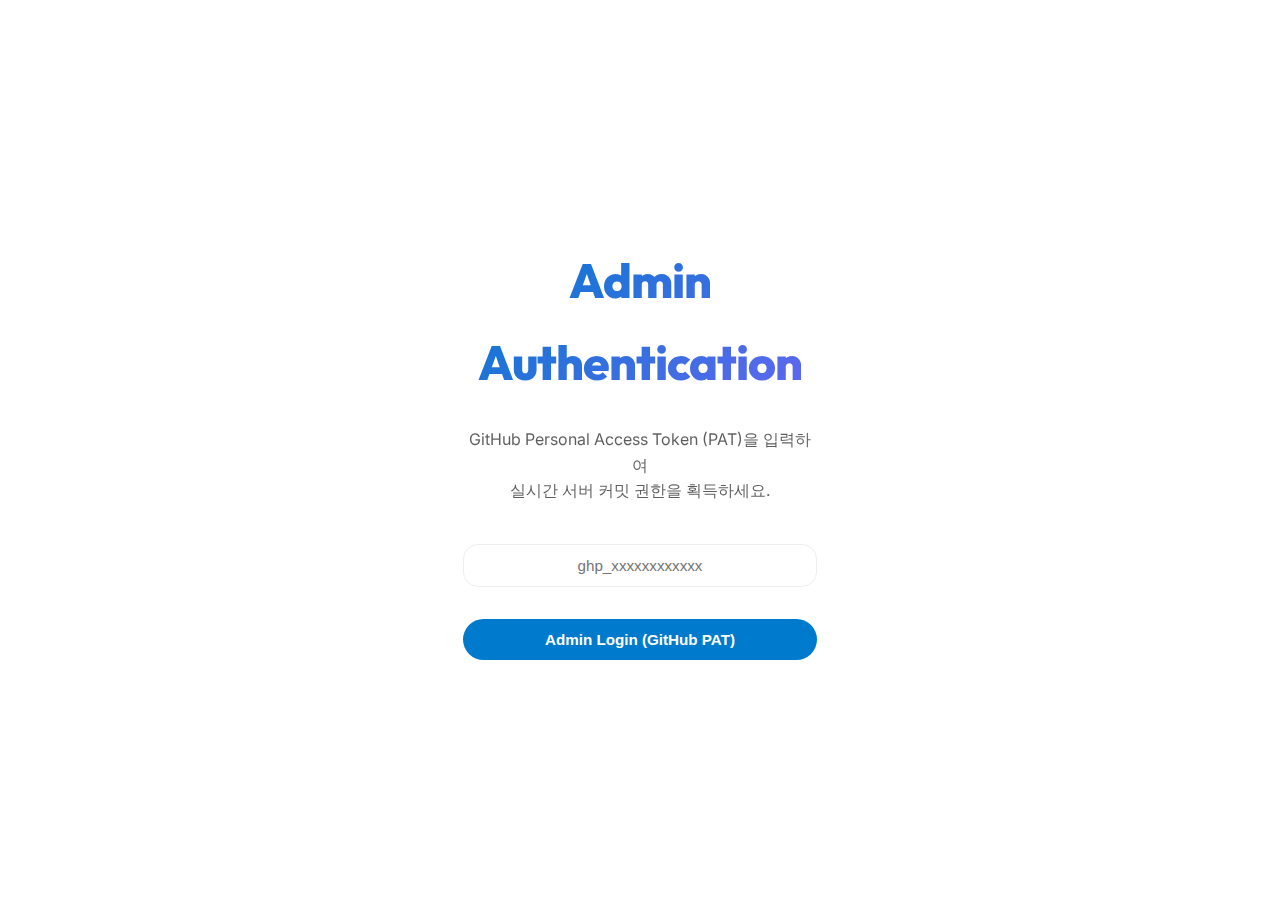
<file: admin/index.html>
<!DOCTYPE html>
<html lang="ko">

<head>
    <meta charset="UTF-8">
    <meta name="viewport" content="width=device-width, initial-scale=1.0">
    <title>Admin Control Panel | Kim, Minseung</title>
    <link rel="stylesheet" href="../styles.css">
    <style>
        .admin-container {
            max-width: 1000px;
            margin: 0 auto;
            padding: 5rem 2rem 2rem 2rem;
            display: none;
            /* Hidden by default for security */
        }

        .admin-section {
            background: var(--card-bg);
            border-radius: 12px;
            padding: 2rem;
            margin-bottom: 2rem;
            box-shadow: 0 4px 20px var(--shadow-color);
        }

        /* Tab Styles */
        .tab-menu {
            display: flex;
            gap: 10px;
            margin-bottom: 20px;
            border-bottom: 1px solid var(--border-color);
            padding-bottom: 5px;
            flex-wrap: wrap;
        }

        .tab-btn {
            padding: 12px 20px;
            border: none;
            background: none;
            color: var(--text-color);
            cursor: pointer;
            font-weight: 700;
            opacity: 0.5;
            transition: all 0.2s;
            font-size: 1rem;
        }

        .tab-btn.active {
            opacity: 1;
            color: var(--primary-color);
            border-bottom: 3px solid var(--primary-color);
        }

        .sub-tab-menu {
            display: flex;
            gap: 8px;
            margin: -10px 0 20px 0;
            background: rgba(0, 0, 0, 0.03);
            padding: 5px;
            border-radius: 8px;
            width: fit-content;
        }

        [data-theme="dark"] .sub-tab-menu {
            background: rgba(255, 255, 255, 0.05);
        }

        .sub-tab-btn {
            padding: 8px 15px;
            border: none;
            background: none;
            color: var(--text-color);
            cursor: pointer;
            border-radius: 6px;
            font-size: 0.85rem;
            font-weight: 600;
            opacity: 0.6;
        }

        .sub-tab-btn.active {
            background: var(--card-bg);
            opacity: 1;
            box-shadow: 0 2px 8px rgba(0, 0, 0, 0.1);
            color: var(--primary-color);
        }

        /* Form Styles */
        .form-group {
            margin-bottom: 1.2rem;
        }

        .form-row {
            display: grid;
            grid-template-columns: 1fr 1fr;
            gap: 15px;
            margin-bottom: 12px;
        }

        .form-row.date-row {
            grid-template-columns: 200px 1fr;
        }

        label {
            display: block;
            margin-bottom: 6px;
            font-size: 0.85rem;
            font-weight: 700;
            opacity: 0.8;
        }

        input,
        textarea,
        select {
            width: 100%;
            padding: 12px;
            border: 1px solid var(--border-color);
            border-radius: 8px;
            background: var(--bg-color);
            color: var(--text-color);
            font-size: 0.95rem;
        }

        input:focus {
            border-color: var(--primary-color);
            outline: none;
        }

        .item-card {
            background: rgba(0, 0, 0, 0.01);
            border: 1px solid var(--border-color);
            padding: 20px;
            border-radius: 12px;
            margin-bottom: 20px;
            position: relative;
            border-left: 4px solid var(--primary-color);
        }

        [data-theme="dark"] .item-card {
            background: rgba(255, 255, 255, 0.02);
        }

        .remove-btn {
            position: absolute;
            top: 15px;
            right: 15px;
            background: #ff4d4f;
            color: white;
            border: none;
            border-radius: 6px;
            cursor: pointer;
            padding: 8px 15px;
            font-size: 0.8rem;
            font-weight: 700;
            z-index: 50;
            /* Ensure button is clickable */
            transition: all 0.2s;
        }

        .remove-btn:hover {
            background: #d9363e;
            transform: scale(1.05);
        }

        .add-btn {
            background: var(--primary-color);
            color: white;
            border: none;
            padding: 12px 24px;
            border-radius: 10px;
            cursor: pointer;
            font-weight: 700;
            margin-top: 10px;
            display: flex;
            align-items: center;
            gap: 8px;
        }

        .sticky-actions {
            position: sticky;
            bottom: 25px;
            display: flex;
            gap: 15px;
            justify-content: center;
            background: var(--card-bg);
            padding: 18px 30px;
            border-radius: 50px;
            box-shadow: 0 10px 40px rgba(0, 0, 0, 0.3);
            z-index: 1000;
            border: 1px solid var(--border-color);
        }

        .btn {
            padding: 12px 28px;
            border: none;
            border-radius: 30px;
            cursor: pointer;
            font-weight: 800;
            transition: all 0.2s;
            font-size: 0.95rem;
        }

        .btn:hover {
            transform: translateY(-3px);
            box-shadow: 0 5px 15px rgba(0, 0, 0, 0.1);
        }

        .btn-download {
            background: #52c41a;
            color: white;
        }

        .btn-save {
            background: var(--primary-color);
            color: white;
        }

        .btn-cancel {
            background: #8c8c8c;
            color: white;
        }

        #load-helper {
            background: #fff7e6;
            border: 1px solid #ffe7ba;
            color: #d46b08;
            padding: 20px;
            border-radius: 12px;
            margin-bottom: 30px;
        }

        .status-msg {
            position: fixed;
            top: 30px;
            right: 30px;
            padding: 18px 30px;
            border-radius: 12px;
            color: white;
            z-index: 5000;
            display: none;
            font-weight: 700;
            box-shadow: 0 10px 30px rgba(0, 0, 0, 0.2);
        }

        .auth-overlay {
            position: fixed;
            top: 0;
            left: 0;
            width: 100%;
            height: 100%;
            background: var(--bg-color);
            display: flex;
            align-items: center;
            justify-content: center;
            z-index: 10000;
        }

        .auth-box {
            max-width: 450px;
            width: 90%;
            padding: 3rem;
            background: var(--card-bg);
            border-radius: 24px;
            box-shadow: 0 20px 60px var(--shadow-color);
            text-align: center;
        }

        @media (max-width: 600px) {
            .form-row {
                grid-template-columns: 1fr;
            }

            .sticky-actions {
                flex-direction: column;
                border-radius: 20px;
                width: 90%;
                margin: 0 auto;
            }
        }
    </style>
</head>

<body data-theme="light">
    <!-- Auth Overlay -->
    <div id="auth-overlay" class="auth-overlay">
        <div class="auth-box">
            <h1 style="margin-bottom: 1.5rem; font-weight: 800;">Admin Authentication</h1>
            <p style="margin-bottom: 2.5rem; opacity: 0.7; line-height: 1.6;">GitHub Personal Access Token (PAT)을
                입력하여<br>실시간 서버 커밋 권한을 획득하세요.</p>
            <input type="password" id="github-token" placeholder="ghp_xxxxxxxxxxxx"
                style="margin-bottom: 2rem; text-align: center; border-radius: 15px;">
            <div style="display: flex; flex-direction: column; gap: 12px;">
                <button class="btn btn-save" onclick="authenticate()">Admin Login (GitHub PAT)</button>
            </div>
        </div>
    </div>

    <!-- Main Navigation -->
    <nav class="top-nav">
        <div class="nav-container">
            <ul class="nav-list">
                <li class="nav-item"><a href="../">← 메인 페이지</a></li>
                <li class="nav-item"><strong style="color: var(--primary-color); font-weight: 800;">Site
                        Manager</strong></li>
            </ul>
        </div>
    </nav>

    <div class="admin-container">
        <h1 style="font-weight: 900; margin-bottom: 10px; font-size: 2.5rem;">Content Management</h1>
        <p style="margin-bottom: 40px; opacity: 0.6; font-size: 1.1rem;">웹사이트의 모든 정보를 시각적으로 편집하세요.</p>

        <!-- CORS Helper -->
        <div id="load-helper" style="display:none;">
            <h4 style="margin-bottom: 10px;">🛡️ 로컬 보안 정책 (CORS) 안내</h4>
            <p style="margin-bottom: 15px; font-size: 0.95rem;">로컬 파일 시스템 보안으로 인해 자동으로 데이터를 불러올 수 없습니다. <b>편집할 .json 파일의
                    내용 전체</b>를 아래에 붙여넣어 주세요.</p>
            <textarea id="manual-json-input" style="height: 120px; font-family: monospace; font-size: 0.85rem;"
                placeholder='{"profile": {...}, "education": [...]}'></textarea>
            <button class="add-btn" onclick="applyManualLoad()">데이터 파싱 및 적용</button>
        </div>

        <!-- Main Tabs -->
        <div class="tab-menu">
            <button class="tab-btn active" id="tab-btn-profile" onclick="switchTab('profile')">Profile &
                Education</button>
            <button class="tab-btn" id="tab-btn-research" onclick="switchTab('research')">Research</button>
            <button class="tab-btn" id="tab-btn-journals" onclick="switchTab('journals')">Journals</button>
            <button class="tab-btn" id="tab-btn-conferences" onclick="switchTab('conferences')">Conferences</button>
            <button class="tab-btn" id="tab-btn-patents" onclick="switchTab('patents')">Patents</button>
        </div>

        <!-- (Sub tabs removed) -->

        <!-- Tab Contents -->
        <div id="profile-content" class="tab-content">
            <div class="admin-section">
                <h3>👤 Basic Profile</h3>
                <div class="form-row">
                    <div><label>성명</label><input type="text" id="prof-name"
                            oninput="syncMainData('profile', 'name', this.value)"></div>
                    <div><label>직함</label><input type="text" id="prof-title"
                            oninput="syncMainData('profile', 'title', this.value)"></div>
                </div>
                <div class="form-row">
                    <div><label>소속 기관</label><input type="text" id="prof-affiliation"
                            oninput="syncMainData('profile', 'affiliation', this.value)"></div>
                    <div><label>대표 이메일</label><input type="text" id="prof-email"
                            oninput="syncMainData('profile', 'email', this.value)"></div>
                </div>
            </div>

            <div class="admin-section">
                <h3>🎓 Education History</h3>
                <div id="edu-list"></div>
                <button class="add-btn" onclick="addItem('edu')">+ 교육 사항 추가</button>
            </div>

            <div class="admin-section">
                <h3>🎖️ Academic Service & Activities</h3>
                <div id="activity-list"></div>
                <button class="add-btn" onclick="addItem('activity')">+ 활동 사항 추가</button>
            </div>
        </div>

        <div id="research-content" class="tab-content" style="display:none;">
            <div class="admin-section">
                <h3>🚀 Research (Poster Style)</h3>
                <div id="project-list-admin"></div>
                <button class="add-btn" onclick="addResearchItem('project')">+ 프로젝트/포스터 추가</button>
            </div>
        </div>

        <div id="journals-content" class="tab-content" style="display:none;">
            <div id="journals-list-container"></div>
            <button class="add-btn" onclick="addPub('journal', 'sci')">+ New Journal Paper</button>
        </div>

        <div id="conferences-content" class="tab-content" style="display:none;">
            <div id="conferences-list-container"></div>
            <button class="add-btn" onclick="addPub('conference', 'international')">+ New Conference Paper</button>
        </div>

        <div id="patents-content" class="tab-content" style="display:none;">
            <div id="patent-list-container"></div>
            <button id="add-patent-btn" class="add-btn" onclick="addPatent()">+ New Patent</button>
        </div>

        <!-- Sticky Footer -->
        <div class="sticky-actions">
            <button class="btn btn-download" onclick="downloadJSON()">Current JSON Download</button>
            <button id="github-save-btn" class="btn btn-save" onclick="saveToGitHub()" style="display:none;">GitHub
                Commit & Push</button>
            <button class="btn btn-cancel" onclick="logout()">Sign Out</button>
        </div>
    </div>

    <div id="toast" class="status-msg"></div>

    <script>
        let currentData = { profile: {}, research: {}, publications: {}, patents: {} };
        let activeTab = 'profile';
        let activeSubTab = 'journal';
        let activePatentSubTab = 'registration';
        const OWNER = 'MKIM-EE';
        const REPO = 'MKIM-EE.github.io';
        let GITHUB_TOKEN = localStorage.getItem('github_token');

        if (GITHUB_TOKEN) {
            document.getElementById('auth-overlay').style.display = 'none';
            document.getElementById('github-save-btn').style.display = 'block';
        }

        function authenticate() {
            const token = document.getElementById('github-token').value.trim();
            if (token) {
                // Verify token format briefly
                if (!token.startsWith('ghp_') && !token.startsWith('github_pat_')) {
                    alert('올바른 GitHub PAT 형식이 아닙니다.');
                    return;
                }
                localStorage.setItem('github_token', token);
                location.reload();
            }
        }

        function logout() {
            localStorage.removeItem('github_token');
            location.reload();
        }

        function switchTab(tab) {
            activeTab = tab;
            document.querySelectorAll('.tab-btn').forEach(b => b.classList.remove('active'));
            document.getElementById('tab-btn-' + tab).classList.add('active');

            document.querySelectorAll('.tab-content').forEach(c => c.style.display = 'none');
            document.getElementById(tab + '-content').style.display = 'block';

            if (tab === 'research') renderResearchItems();
            if (tab === 'journals') renderPubItems('journal');
            if (tab === 'conferences') renderPubItems('conference');
            if (tab === 'patents') renderPatentItems();
        }

        function switchSubTab(sub) {
            activeSubTab = sub;
            document.querySelectorAll('.sub-tab-btn').forEach(b => b.classList.remove('active'));
            document.getElementById('sub-tab-' + sub).classList.add('active');
            renderPubItems();
        }

        async function init() {
            if (!GITHUB_TOKEN) return;

            try {
                const [profRes, resRes, pubRes, patRes] = await Promise.all([
                    fetch('../data/profile.json?t=' + Date.now()).then(r => r.json()),
                    fetch('../data/research.json?t=' + Date.now()).then(r => r.json()),
                    fetch('../data/publications.json?t=' + Date.now()).then(r => r.json()),
                    fetch('../data/patents.json?t=' + Date.now()).then(r => r.json())
                ]);
                currentData.profile = profRes;
                currentData.research = resRes;
                currentData.publications = pubRes;
                currentData.patents = patRes;

                renderProfileFields();
                renderProfileLists();
                renderResearchItems();
                renderPatentItems();

                // Show UI after data is successfully loaded
                document.querySelector('.admin-container').style.display = 'block';
            } catch (error) {
                console.warn('Initial load failed:', error);
                document.getElementById('load-helper').style.display = 'block';
                document.querySelector('.admin-container').style.display = 'block';
            }
        }

        function applyManualLoad() {
            try {
                const input = document.getElementById('manual-json-input').value;
                const parsed = JSON.parse(input);
                if (parsed.profile) {
                    currentData.profile = parsed;
                    renderProfileFields();
                    renderProfileLists();
                    showToast('Profile 데이터 로드 완료', '#28a745');
                } else if (parsed.journals || parsed.patents) {
                    currentData.publications = parsed;
                    if (activeTab === 'publications') renderPubItems();
                    showToast('Publications 데이터 로드 완료', '#28a745');
                } else {
                    throw new Error('알 수 없는 데이터 구조입니다.');
                }
            } catch (e) {
                showToast('로드 실패: ' + e.message, '#dc3545');
            }
        }

        // Profile Rendering
        function renderProfileFields() {
            const p = currentData.profile.profile || {};
            document.getElementById('prof-name').value = p.name || '';
            document.getElementById('prof-title').value = p.title || '';
            document.getElementById('prof-affiliation').value = p.affiliation || '';
            document.getElementById('prof-email').value = p.email || '';
        }

        function syncMainData(group, field, val) {
            if (!currentData.profile.profile) currentData.profile.profile = {};
            currentData.profile.profile[field] = val;
        }

        function renderProfileLists() {
            const eduList = document.getElementById('edu-list');
            eduList.innerHTML = (currentData.profile.education || []).map((e, i) => `
                <div class="item-card">
                    <button class="remove-btn" onclick="removeItem('edu', ${i})">삭제</button>
                    <div class="form-row date-row">
                        <div><label>기간 (예: 2024 - Present)</label><input type="text" value="${e.date}" oninput="updateProfileItem('education', ${i}, 'date', this.value)"></div>
                        <div><label>학위 및 전공</label><input type="text" value="${e.title}" oninput="updateProfileItem('education', ${i}, 'title', this.value)"></div>
                    </div>
                    <label>기관 명칭</label><input type="text" value="${e.description}" oninput="updateProfileItem('education', ${i}, 'description', this.value)">
                </div>
            `).join('');

            const actList = document.getElementById('activity-list');
            actList.innerHTML = (currentData.profile.academic_activities || []).map((a, i) => `
                <div class="item-card">
                    <button class="remove-btn" onclick="removeItem('activity', ${i})">삭제</button>
                    <div class="form-row date-row">
                        <div style="grid-column: span 1;"><label>날짜 (ex: xxxx.xx.)</label><input type="text" value="${a.date}" oninput="updateProfileItem('academic_activities', ${i}, 'date', this.value)"></div>
                        <div style="grid-column: span 1;"><label>학회 및 장소</label><input type="text" value="${a.description}" oninput="updateProfileItem('academic_activities', ${i}, 'description', this.value)"></div>
                    </div>
                </div>
            `).join('');
        }

        function updateProfileItem(listName, index, field, val) {
            currentData.profile[listName][index][field] = val;
        }

        function renderPubItems(mode) {
            if (mode === 'journal') {
                const container = document.getElementById('journals-list-container');
                const sci = (currentData.publications.journals.sci || []).map((x, i) => ({ ...x, _idx: i, _type: 'sci' }));
                const kci = (currentData.publications.journals.kci || []).map((x, i) => ({ ...x, _idx: i, _type: 'kci' }));

                container.innerHTML = [...sci, ...kci].map(j => `
                    <div class="item-card">
                        <button class="remove-btn" onclick="removePub('journal', '${j._type}', ${j._idx})">삭제</button>
                        <div class="form-row date-row">
                            <div><label>분류</label><select onchange="movePub('journal', '${j._type}', ${j._idx}, this.value)">
                                <option value="sci" ${j._type === 'sci' ? 'selected' : ''}>SCI</option>
                                <option value="kci" ${j._type === 'kci' ? 'selected' : ''}>KCI</option>
                            </select></div>
                            <div><label>저널 및 날짜</label><input type="text" value="${j.venue}" oninput="updatePub('journals', '${j._type}', ${j._idx}, 'venue', this.value)"></div>
                        </div>
                        <label>논문 제목</label><input type="text" value="${j.title}" oninput="updatePub('journals', '${j._type}', ${j._idx}, 'title', this.value)">
                        <label>저자 목록</label><input type="text" value="${j.authors}" oninput="updatePub('journals', '${j._type}', ${j._idx}, 'authors', this.value)">
                        <label>Link URL</label><input type="text" value="${j.link}" oninput="updatePub('journals', '${j._type}', ${j._idx}, 'link', this.value)">
                    </div>
                `).join('');
            }
            else if (mode === 'conference') {
                const container = document.getElementById('conferences-list-container');
                const intl = (currentData.publications.conferences.international || []).map((x, i) => ({ ...x, _idx: i, _type: 'international' }));
                const dom = (currentData.publications.conferences.domestic || []).map((x, i) => ({ ...x, _idx: i, _type: 'domestic' }));

                container.innerHTML = [...intl, ...dom].map(c => `
                    <div class="item-card">
                        <button class="remove-btn" onclick="removePub('conference', '${c._type}', ${c._idx})">삭제</button>
                        <div class="form-row date-row">
                            <div><label>구분</label><select onchange="movePub('conference', '${c._type}', ${c._idx}, this.value)">
                                <option value="international" ${c._type === 'international' ? 'selected' : ''}>International</option>
                                <option value="domestic" ${c._type === 'domestic' ? 'selected' : ''}>Domestic</option>
                            </select></div>
                            <div><label>학회 및 기간</label><input type="text" value="${c.venue}" oninput="updatePub('conferences', '${c._type}', ${c._idx}, 'venue', this.value)"></div>
                        </div>
                        <label>발표 제목</label><input type="text" value="${c.title}" oninput="updatePub('conferences', '${c._type}', ${c._idx}, 'title', this.value)">
                        <label>저자 목록</label><input type="text" value="${c.authors}" oninput="updatePub('conferences', '${c._type}', ${c._idx}, 'authors', this.value)">
                        <label>Link URL</label><input type="text" value="${c.link || ''}" oninput="updatePub('conferences', '${c._type}', ${c._idx}, 'link', this.value)">
                    </div>
                `).join('');
            }
        }

        function renderResearchItems() {
            const projList = document.getElementById('project-list-admin');
            projList.innerHTML = (currentData.research.projects || []).map((p, i) => `
                <div class="item-card">
                    <button class="remove-btn" onclick="removeResearchItem('project', ${i})">삭제</button>
                    <div style="flex:1;"><label>프로젝트명</label><input type="text" value="${p.title}" oninput="currentData.research.projects[${i}].title = this.value"></div>
                    <label>대표 이미지 URL (assets/images/...) 옵션</label>
                    <input type="text" value="${p.image || ''}" oninput="currentData.research.projects[${i}].image = this.value" placeholder="예: assets/images/project1.jpg" style="margin-bottom: 12px;">
                    <label>설명</label><textarea oninput="currentData.research.projects[${i}].description = this.value" rows="3">${p.description}</textarea>
                </div>
            `).join('');
        }

        function renderPatentItems() {
            const container = document.getElementById('patent-list-container');
            const reg = (currentData.patents.registration || []).map((x, i) => ({ ...x, _idx: i, _type: 'registration' }));
            const app = (currentData.patents.application || []).map((x, i) => ({ ...x, _idx: i, _type: 'application' }));

            container.innerHTML = [...reg, ...app].map(p => `
                <div class="item-card">
                    <button class="remove-btn" onclick="removePatent('${p._type}', ${p._idx})">삭제</button>
                    <div class="form-row date-row">
                        <div><label>상태</label><select onchange="movePatent('${p._type}', ${p._idx}, this.value)">
                            <option value="registration" ${p._type === 'registration' ? 'selected' : ''}>Registration</option>
                            <option value="application" ${p._type === 'application' ? 'selected' : ''}>Application</option>
                        </select></div>
                        <div><label>특허 번호</label><input type="text" value="${p.number || ''}" oninput="currentData.patents['${p._type}'][${p._idx}].number = this.value"></div>
                    </div>
                    <label>발명 명칭</label><input type="text" value="${p.title}" oninput="currentData.patents['${p._type}'][${p._idx}].title = this.value">
                    <label>발명자 및 날짜</label><input type="text" value="${p.venue}" oninput="currentData.patents['${p._type}'][${p._idx}].venue = this.value">
                </div>
            `).join('');
        }

        // Data Update Logic
        function updatePub(section, type, index, field, val) {
            currentData.publications[section][type][index][field] = val;
        }

        function addPub(mainType, subType) {
            const sections = { journal: 'journals', conference: 'conferences' };
            const templates = {
                journal: { title: 'New Paper', authors: '', venue: '', link: '' },
                conference: { title: 'New Presentation', authors: '', venue: '', link: '' }
            };
            currentData.publications[sections[mainType]][subType].unshift({ ...templates[mainType] });
            renderPubItems(mainType);
        }

        function removePub(mainType, subType, index) {
            const sections = { journal: 'journals', conference: 'conferences' };
            currentData.publications[sections[mainType]][subType].splice(index, 1);
            renderPubItems(mainType);
        }

        function movePub(mainType, oldSubType, index, newSubType) {
            if (oldSubType === newSubType) return;
            const sections = { journal: 'journals', conference: 'conferences' };
            const item = currentData.publications[sections[mainType]][oldSubType].splice(index, 1)[0];
            currentData.publications[sections[mainType]][newSubType].unshift(item);
            renderPubItems(mainType);
        }

        function addResearchItem(type) {
            if (type === 'project') currentData.research.projects.unshift({ title: "New Project", description: "", image: "" });
            renderResearchItems();
        }

        function removeResearchItem(type, index) {
            if (type === 'project') currentData.research.projects.splice(index, 1);
            renderResearchItems();
        }

        function addPatent() {
            currentData.patents.registration.unshift({ title: "New Patent", venue: "", number: "" });
            renderPatentItems();
        }

        function removePatent(type, index) {
            currentData.patents[type].splice(index, 1);
            renderPatentItems();
        }

        function movePatent(oldType, index, newType) {
            if (oldType === newType) return;
            const item = currentData.patents[oldType].splice(index, 1)[0];
            currentData.patents[newType].unshift(item);
            renderPatentItems();
        }

        function addItem(type) {
            if (type === 'edu') currentData.profile.education.unshift({ date: '', title: '', description: '' });
            if (type === 'activity') currentData.profile.academic_activities.unshift({ date: '', description: '' });
            renderProfileLists();
        }

        function removeItem(type, index) {
            if (type === 'edu') currentData.profile.education.splice(index, 1);
            if (type === 'activity') currentData.profile.academic_activities.splice(index, 1);
            renderProfileLists();
        }

        // File Operations
        function downloadJSON() {
            const config = {
                profile: { data: currentData.profile, file: 'profile.json' },
                research: { data: currentData.research, file: 'research.json' },
                journals: { data: currentData.publications, file: 'publications.json' },
                conferences: { data: currentData.publications, file: 'publications.json' },
                patents: { data: currentData.patents, file: 'patents.json' }
            };
            const target = config[activeTab];
            const blob = new Blob([JSON.stringify(target.data, null, 2)], { type: 'application/json' });
            const url = URL.createObjectURL(blob);
            const a = document.createElement('a');
            a.href = url;
            a.download = target.file;
            a.click();
            showToast(target.file + ' 다운로드 완료! data/ 폴더에 교체해 주세요.', '#28a745');
        }

        async function saveToGitHub() {
            const config = {
                profile: { file: 'profile.json', data: currentData.profile },
                research: { file: 'research.json', data: currentData.research },
                journals: { file: 'publications.json', data: currentData.publications },
                conferences: { file: 'publications.json', data: currentData.publications },
                patents: { file: 'patents.json', data: currentData.patents }
            };
            const target = config[activeTab];
            const filePath = `data/${target.file}`;
            const targetData = target.data;

            showToast('Pushing to GitHub...', '#faad14');

            try {
                const res = await fetch(`https://api.github.com/repos/${OWNER}/${REPO}/contents/${filePath}`, {
                    headers: { 'Authorization': `token ${GITHUB_TOKEN}` }
                });
                const remoteFile = await res.json();

                const response = await fetch(`https://api.github.com/repos/${OWNER}/${REPO}/contents/${filePath}`, {
                    method: 'PUT',
                    headers: {
                        'Authorization': `token ${GITHUB_TOKEN}`,
                        'Content-Type': 'application/json',
                    },
                    body: JSON.stringify({
                        message: `Admin: Update ${filePath}`,
                        content: btoa(unescape(encodeURIComponent(JSON.stringify(targetData, null, 2)))),
                        sha: remoteFile.sha
                    })
                });

                if (response.ok) {
                    showToast('성공적으로 서버에 반영되었습니다!', '#28a745');
                } else {
                    const error = await response.json();
                    throw new Error(error.message);
                }
            } catch (error) {
                showToast('GitHub 오류: ' + error.message, '#ff4d4f');
            }
        }

        function showToast(msg, color) {
            const toast = document.getElementById('toast');
            toast.innerText = msg;
            toast.style.background = color;
            toast.style.display = 'block';
            setTimeout(() => toast.style.display = 'none', 4000);
        }

        if (GITHUB_TOKEN) {
            init();
        }
    </script>
</body>

</html>
</file>
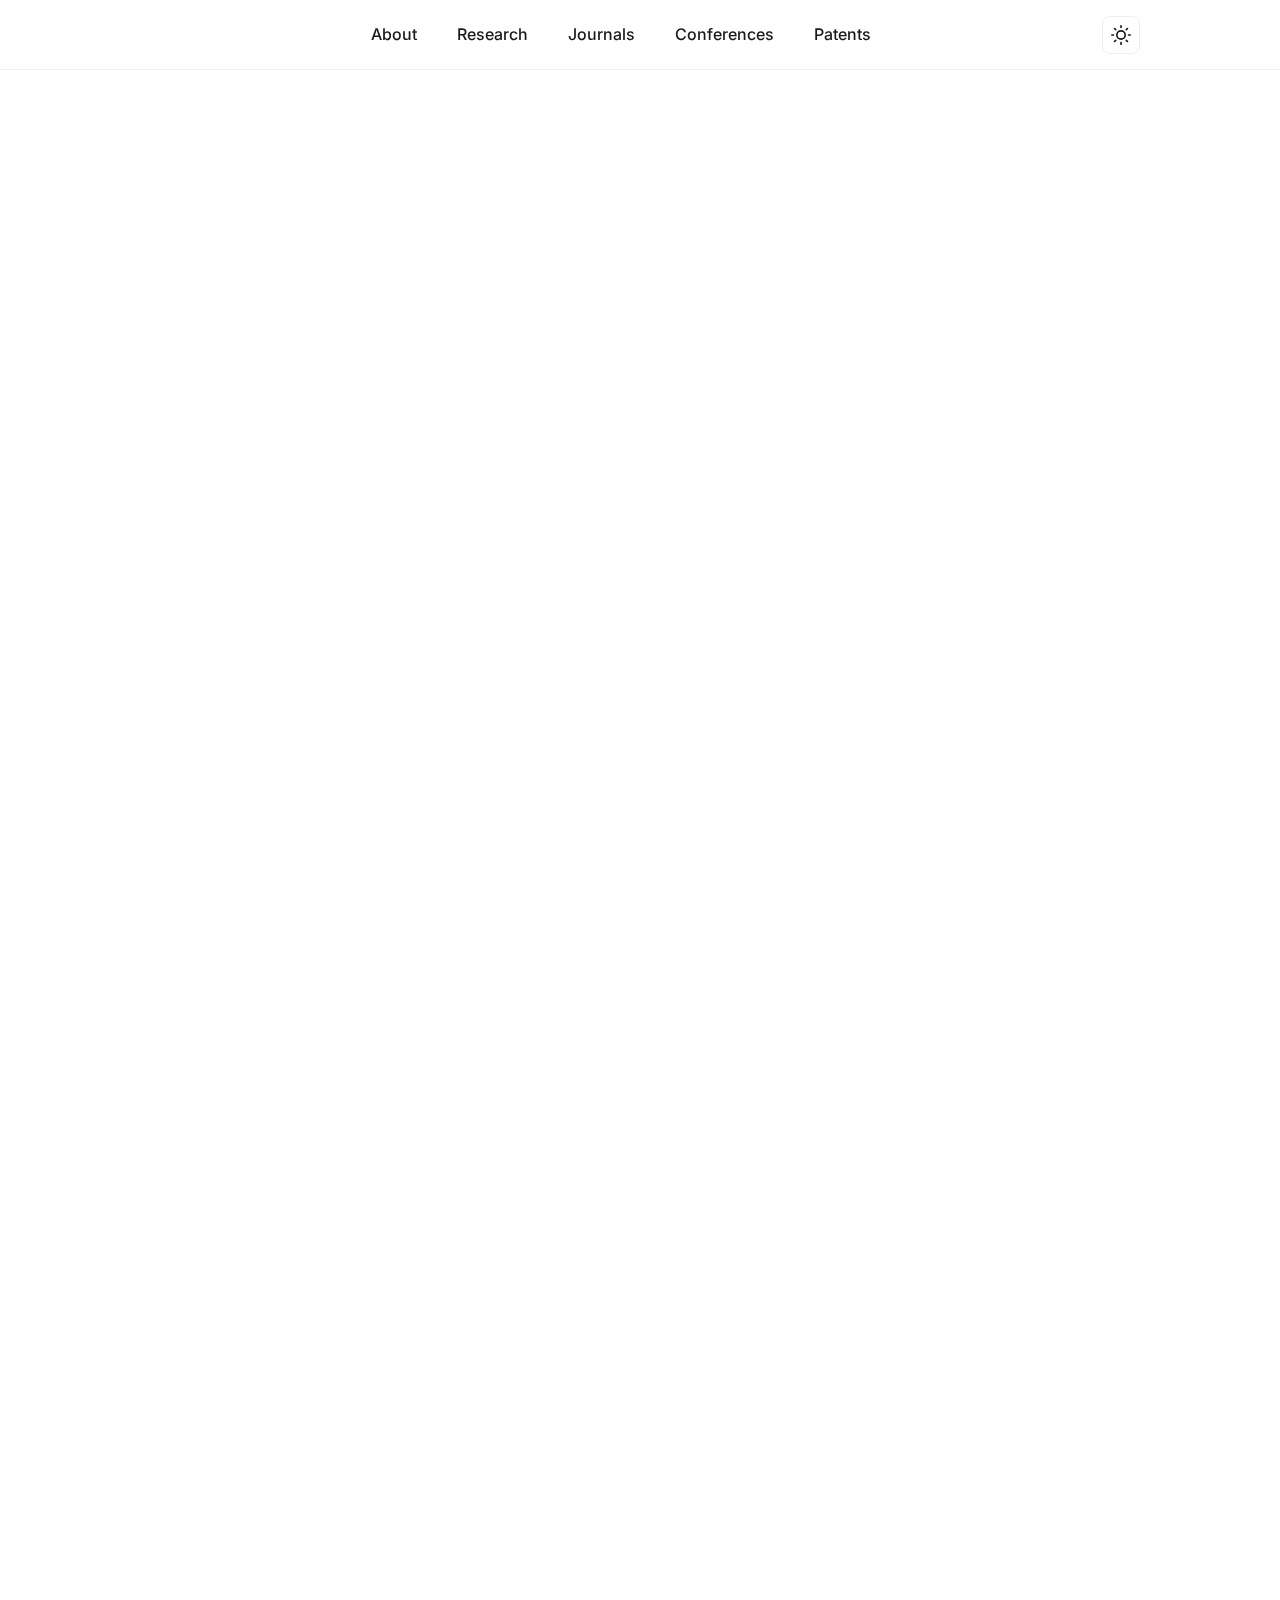
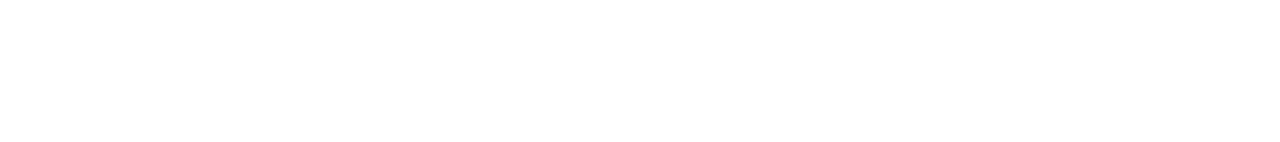
<file: conferences/index.html>
<!DOCTYPE html>
<html lang="ko">

<head>
    <meta charset="UTF-8" />
    <meta name="viewport" content="width=device-width, initial-scale=1" />
    <title>Conferences | Kim, Minseung</title>
    <meta name="description"
        content="Conference presentations and proceedings by Minseung Kim at international and domestic conferences." />
    <link rel="canonical" href="https://mkim-ee.github.io/conferences/" />

    <!-- Open Graph -->
    <meta property="og:type" content="website" />
    <meta property="og:url" content="https://mkim-ee.github.io/conferences/" />
    <meta property="og:title" content="Conferences | Kim, Minseung" />
    <meta property="og:description" content="Conference papers by Minseung Kim." />

    <!-- JSON-LD for Scholarly Articles -->
    <script type="application/ld+json">
    {
      "@context": "https://schema.org",
      "@type": "ItemList",
      "itemListElement": [
        {
          "@type": "ListItem",
          "position": 1,
          "item": {
            "@type": "ScholarlyArticle",
            "headline": "Optimal Design of Planar Transformers for DAB Converters Based on Model-Free Reinforcement Learning",
            "author": "Minseung Kim, and Eun S. Lee",
            "publisher": "20th IEEE Energy Conversion Congress & Expo (ECCE ASIA 2025)",
            "datePublished": "2025-05-24",
            "url": "https://scholar.google.com/citations?view_op=view_citation&hl=en&user=jCp59vcAAAAJ&citation_for_view=jCp59vcAAAAJ:ufrVoPGSRksC"
          }
        },
        {
          "@type": "ListItem",
          "position": 2,
          "item": {
            "@type": "ScholarlyArticle",
            "headline": "Islanding Detection Method for Grid-Forming Inverter by Reactive Power Injection",
            "author": "Minseung Kim, and Eun S. Lee",
            "publisher": "20th International Conference on AC and DC Power Transmission (ACDC 2024)",
            "datePublished": "2024-07-02",
            "url": "https://scholar.google.com/citations?view_op=view_citation&hl=en&user=jCp59vcAAAAJ&citation_for_view=jCp59vcAAAAJ:2osOgNQ5qMEC"
          }
        }
      ]
    }
    </script>

    <link rel="stylesheet" href="../styles.css" />
</head>

<body data-theme="light">

    <!-- Navigation Bar -->
    <nav class="top-nav">
        <div class="nav-container">
            <div class="hamburger" id="hamburger">
                <span></span>
                <span></span>
                <span></span>
            </div>
            <ul class="nav-list" id="nav-list">
                <li class="nav-item"><a href="../">About</a></li>
                <li class="nav-item"><a href="../research/">Research</a></li>
                <li class="nav-item"><a href="../journals/">Journals</a></li>
                <li class="nav-item"><a href="../conferences/">Conferences</a></li>
                <li class="nav-item"><a href="../patents/">Patents</a></li>
            </ul>
            <button class="theme-toggle" id="theme-toggle" aria-label="Toggle dark mode">
                <svg id="sun-icon" xmlns="http://www.w3.org/2000/svg" width="20" height="20" viewBox="0 0 24 24"
                    fill="none" stroke="currentColor" stroke-width="2" stroke-linecap="round" stroke-linejoin="round">
                    <circle cx="12" cy="12" r="5"></circle>
                    <line x1="12" y1="1" x2="12" y2="3"></line>
                    <line x1="12" y1="21" x2="12" y2="23"></line>
                    <line x1="4.22" y1="4.22" x2="5.64" y2="5.64"></line>
                    <line x1="18.36" y1="18.36" x2="19.78" y2="19.78"></line>
                    <line x1="1" y1="12" x2="3" y2="12"></line>
                    <line x1="21" y1="12" x2="23" y2="12"></line>
                    <line x1="4.22" y1="19.78" x2="5.64" y2="18.36"></line>
                    <line x1="18.36" y1="5.64" x2="19.78" y2="4.22"></line>
                </svg>
                <svg id="moon-icon" style="display:none" xmlns="http://www.w3.org/2000/svg" width="20" height="20"
                    viewBox="0 0 24 24" fill="none" stroke="currentColor" stroke-width="2" stroke-linecap="round"
                    stroke-linejoin="round">
                    <path d="M21 12.79A9 9 0 1 1 11.21 3 7 7 0 0 0 21 12.79z"></path>
                </svg>
            </button>
        </div>
    </nav>

    <main class="content fade-in">
        <h1>Conferences</h1>
        <h2>International</h2>
        <div id="intl-conf-list" class="pub-list">
            <div class="pub-item fade-in" style="animation-delay: 0s">
                <a href="https://scholar.google.com/citations?view_op=view_citation&amp;hl=en&amp;user=jCp59vcAAAAJ&amp;citation_for_view=jCp59vcAAAAJ:ufrVoPGSRksC"
                    target="_blank" rel="noopener noreferrer" class="pub-title-link">
                    <span class="pub-title">Optimal Design of Planar Transformers for DAB Converters Based on Model-Free
                        Reinforcement Learning</span>
                </a>
                <p class="pub-authors"><strong>Minseung Kim</strong>, and Eun S. Lee</p>
                <p class="pub-venue">20th IEEE Energy Conversion Congress &amp; Expo (ECCE ASIA 2025), 2025.05.</p>
            </div>
            <div class="pub-item fade-in" style="animation-delay: 0.1s">
                <a href="https://scholar.google.com/citations?view_op=view_citation&amp;hl=en&amp;user=jCp59vcAAAAJ&amp;citation_for_view=jCp59vcAAAAJ:2osOgNQ5qMEC"
                    target="_blank" rel="noopener noreferrer" class="pub-title-link">
                    <span class="pub-title">Islanding Detection Method for Grid-Forming Inverter by Reactive Power
                        Injection</span>
                </a>
                <p class="pub-authors"><strong>Minseung Kim</strong>, and Eun S. Lee</p>
                <p class="pub-venue">20th International Conference on AC and DC Power Transmission (ACDC 2024), 2024.07.
                </p>
            </div>
        </div>

        <h2 style="margin-top: 3rem;">Domestic</h2>
        <div id="dom-conf-list" class="pub-list">
            <div class="pub-item fade-in" style="animation-delay: 0.2s">
                <a href="https://scholar.google.com/citations?view_op=view_citation&hl=en&user=jCp59vcAAAAJ&citation_for_view=jCp59vcAAAAJ:8k81kl-MbHgC"
                    target="_blank" rel="noopener noreferrer" class="pub-title-link">
                    <span class="pub-title">비정방 2D 루프코일 기반 3D 독립 자기장 집속 머신러닝 알고리즘 연구</span>
                </a>
                <p class="pub-authors"><strong>김민승</strong>, 이은수</p>
                <p class="pub-venue">전력전자학회 2025년도 추계학술대회, 2025.12.</p>
            </div>
            <div class="pub-item fade-in" style="animation-delay: 0.3s">
                <a href="https://scholar.google.com/citations?view_op=view_citation&amp;hl=en&amp;user=jCp59vcAAAAJ&amp;citation_for_view=jCp59vcAAAAJ:UebtZRa9Y70C"
                    target="_blank" rel="noopener noreferrer" class="pub-title-link">
                    <span class="pub-title">양방향 컨버터용 암 코어측 공극삽입형 통합변압기 설계 연구</span>
                </a>
                <p class="pub-authors">오연주, <strong>김민승</strong>, 허준호, 이은수</p>
                <p class="pub-venue">전력전자학회 2025년도 전력전자학술대회, 2025.07.</p>
            </div>
            <div class="pub-item fade-in" style="animation-delay: 0.4s">
                <a href="https://scholar.google.com/citations?view_op=view_citation&amp;hl=en&amp;user=jCp59vcAAAAJ&amp;citation_for_view=jCp59vcAAAAJ:hqOjcs7Dif8C"
                    target="_blank" rel="noopener noreferrer" class="pub-title-link">
                    <span class="pub-title">강화학습 기반 전기 수술용 모노폴라 전극의 코팅 구조에 따른 절단 메커니즘 특성 연구</span>
                </a>
                <p class="pub-authors">허준호, <strong>김민승</strong>, 최보환, 이은수</p>
                <p class="pub-venue">전력전자학회 2025년도 전력전자학술대회, 2025.07.</p>
            </div>
            <div class="pub-item fade-in" style="animation-delay: 0.5s">
                <a href="https://scholar.google.com/citations?view_op=view_citation&amp;hl=en&amp;user=jCp59vcAAAAJ&amp;citation_for_view=jCp59vcAAAAJ:Se3iqnhoufwC"
                    target="_blank" rel="noopener noreferrer" class="pub-title-link">
                    <span class="pub-title">기계학습 기반의 2D 루프코일 3축 분리 자기장 집속 연구</span>
                </a>
                <p class="pub-authors"><strong>김민승</strong>, 이은수</p>
                <p class="pub-venue">전력전자학회 2025년도 전력전자학술대회, 2025.07.</p>
            </div>
            <div class="pub-item fade-in" style="animation-delay: 0.6s">
                <a href="https://scholar.google.com/citations?view_op=view_citation&amp;hl=en&amp;user=jCp59vcAAAAJ&amp;citation_for_view=jCp59vcAAAAJ:Tyk-4Ss8FVUC"
                    target="_blank" rel="noopener noreferrer" class="pub-title-link">
                    <span class="pub-title">머신러닝을 활용한 2D 루프 코일 기반 자기장 집속(MFC) 기법</span>
                </a>
                <p class="pub-authors">김원구, <strong>김민승</strong>, 이은수</p>
                <p class="pub-venue">전력전자학회 2024년도 추계학술대회, 2024.11.</p>
            </div>
            <div class="pub-item fade-in" style="animation-delay: 0.7s">
                <a href="https://scholar.google.com/citations?view_op=view_citation&amp;hl=en&amp;user=jCp59vcAAAAJ&amp;citation_for_view=jCp59vcAAAAJ:YsMSGLbcyi4C"
                    target="_blank" rel="noopener noreferrer" class="pub-title-link">
                    <span class="pub-title">머신러닝 기반 DAB 컨버터용 평면 변압기 최적 설계 연구</span>
                </a>
                <p class="pub-authors">장호원, <strong>김민승</strong>, 이은수</p>
                <p class="pub-venue">전력전자학회 2024년도 전력전자학술대회, 2024.07.</p>
            </div>
            <div class="pub-item fade-in" style="animation-delay: 0.8s">
                <a href="https://scholar.google.com/citations?view_op=view_citation&amp;hl=en&amp;user=jCp59vcAAAAJ&amp;citation_for_view=jCp59vcAAAAJ:Y0pCki6q_DkC"
                    target="_blank" rel="noopener noreferrer" class="pub-title-link">
                    <span class="pub-title">무효전력 주입을 통한 그리드포밍 인버터의 단독운전 검출 방법</span>
                </a>
                <p class="pub-authors"><strong>김민승</strong>, 김현준, 이은수</p>
                <p class="pub-venue">전력전자학회 2024년도 전력전자학술대회, 2024.07.</p>
            </div>
            <div class="pub-item fade-in" style="animation-delay: 0.9s">
                <a href="https://scholar.google.com/citations?view_op=view_citation&amp;hl=en&amp;user=jCp59vcAAAAJ&amp;citation_for_view=jCp59vcAAAAJ:zYLM7Y9cAGgC"
                    target="_blank" rel="noopener noreferrer" class="pub-title-link">
                    <span class="pub-title">DC 송배전을 위한 DC-DC 컨버터 기술 비교</span>
                </a>
                <p class="pub-authors"><strong>김민승</strong>, 이수형, 이재희</p>
                <p class="pub-venue">대한전기학회 추계학술대회, 2023.10.</p>
            </div>
            <div class="pub-item fade-in" style="animation-delay: 0.9s">
                <span class="pub-title">고장전류 고속 차단을 위한 모듈러 멀티레벨 컨버터 기반의 출력 커패시터 용량 최소화 연구</span>
                <p class="pub-authors"><strong>김민승</strong>, 이수형</p>
                <p class="pub-venue">2023년도 대한전기학회 전력계통연구회 춘계학술대회, 2023.04.</p>
            </div>
            <div class="pub-item fade-in" style="animation-delay: 1.0s">
                <a href="https://scholar.google.com/citations?view_op=view_citation&amp;hl=en&amp;user=jCp59vcAAAAJ&amp;citation_for_view=jCp59vcAAAAJ:IjCSPb-OGe4C"
                    target="_blank" rel="noopener noreferrer" class="pub-title-link">
                    <span class="pub-title">마이크로그리드 전압/위상 유지를 위한 BESS/수전해 기반의 그리드 포밍 부하 구축</span>
                </a>
                <p class="pub-authors">박우성, <strong>김민승</strong>, 이수형</p>
                <p class="pub-venue">대한전기학회 하계학술대회, 2022.07.</p>
            </div>
        </div>
    </main>

    <button class="back-to-top" id="back-to-top" aria-label="Back to top">
        <svg xmlns="http://www.w3.org/2000/svg" width="24" height="24" viewBox="0 0 24 24" fill="none"
            stroke="currentColor" stroke-width="2" stroke-linecap="round" stroke-linejoin="round">
            <line x1="12" y1="19" x2="12" y2="5"></line>
            <polyline points="5 12 12 5 19 12"></polyline>
        </svg>
    </button>

    <script>
        // Theme Toggle
        const themeToggle = document.getElementById('theme-toggle');
        const sunIcon = document.getElementById('sun-icon');
        const moonIcon = document.getElementById('moon-icon');
        const body = document.body;

        function updateTheme(theme) {
            body.setAttribute('data-theme', theme);
            if (theme === 'dark') {
                sunIcon.style.display = 'none';
                moonIcon.style.display = 'block';
            } else {
                sunIcon.style.display = 'block';
                moonIcon.style.display = 'none';
            }
        }

        themeToggle.addEventListener('click', () => {
            const currentTheme = body.getAttribute('data-theme');
            const newTheme = currentTheme === 'light' ? 'dark' : 'light';
            updateTheme(newTheme);
            localStorage.setItem('theme', newTheme);
        });

        // Hamburger Menu
        const hamburger = document.getElementById('hamburger');
        const navList = document.getElementById('nav-list');

        hamburger.addEventListener('click', () => {
            navList.classList.toggle('active');
        });

        // Close menu when clicking a link
        document.querySelectorAll('.nav-item a').forEach(link => {
            link.addEventListener('click', () => {
                navList.classList.remove('active');
            });
        });

        // Back to Top Button
        const backToTop = document.getElementById('back-to-top');

        window.addEventListener('scroll', () => {
            if (window.scrollY > 300) {
                backToTop.classList.add('visible');
            } else {
                backToTop.classList.remove('visible');
            }
        });

        backToTop.addEventListener('click', () => {
            window.scrollTo({ top: 0, behavior: 'smooth' });
        });

        // Persist Theme
        const savedTheme = localStorage.getItem('theme');
        if (savedTheme) {
            updateTheme(savedTheme);
        }
    </script>
</body>

</html>
</file>
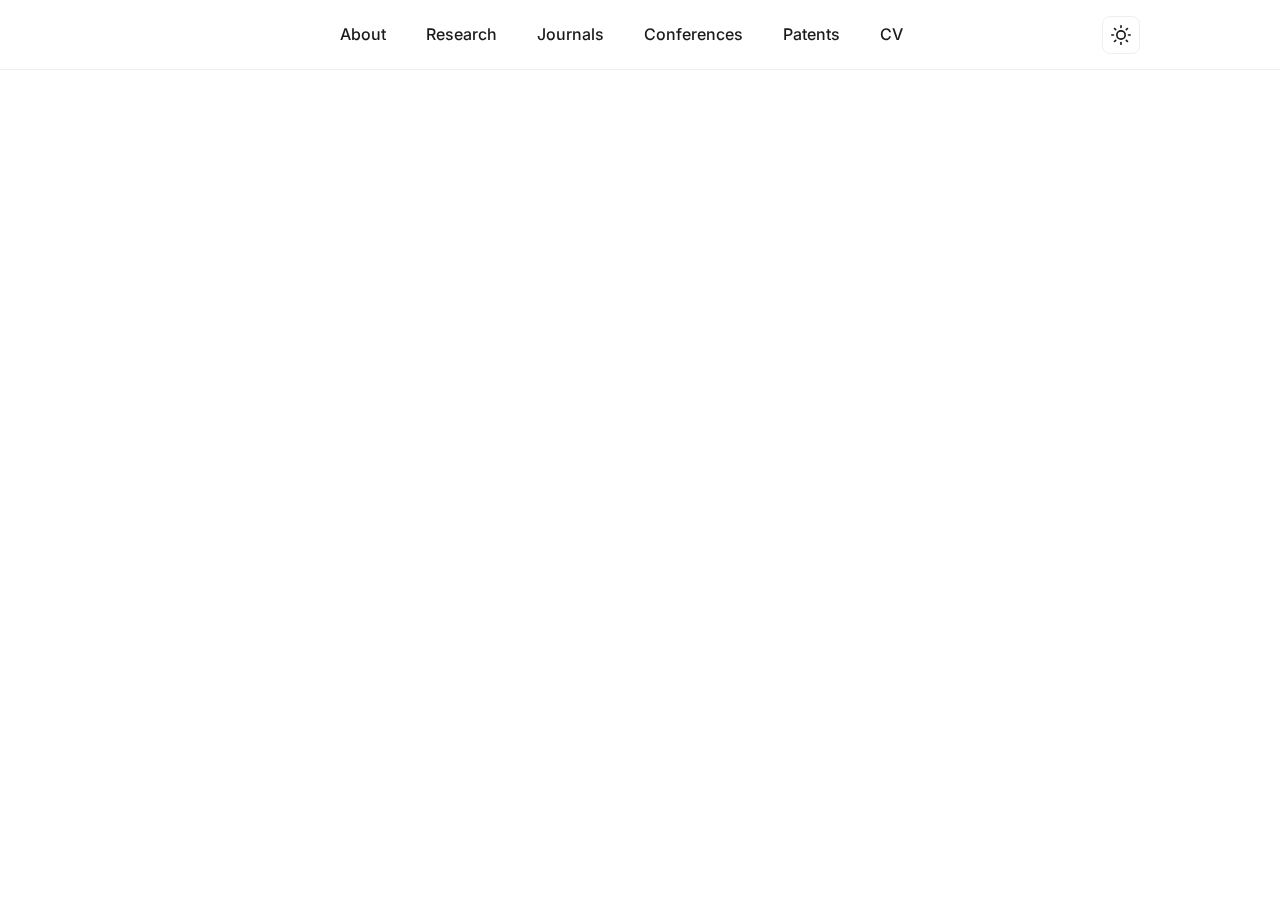
<file: cv/index.html>
<!DOCTYPE html>
<html lang="en">

<head>
    <meta charset="UTF-8" />
    <meta name="viewport" content="width=device-width, initial-scale=1" />
    <title>CV | Kim, Minseung</title>
    <meta name="description" content="Curriculum Vitae of Minseung Kim, Ph.D. Student at Hanyang University." />
    <link rel="canonical" href="https://mkim-ee.github.io/cv/" />
    <link rel="stylesheet" href="../styles.css" />
    <style>
        /* CV-specific screen styles */
        .cv-wrapper {
            max-width: 850px;
            margin: 0 auto;
        }

        .cv-print-btn {
            display: flex;
            justify-content: flex-end;
            margin-bottom: 2rem;
        }

        .cv-print-btn button {
            padding: 0.6rem 1.4rem;
            background-color: var(--primary-color);
            color: white;
            border: none;
            border-radius: 8px;
            font-size: 0.95rem;
            font-weight: 600;
            cursor: pointer;
            font-family: var(--font-body);
            transition: var(--transition);
        }

        .cv-print-btn button:hover {
            background-color: var(--primary-hover);
        }

        /* CV document styles */
        .cv-doc {
            background: var(--card-bg);
            border: 1px solid var(--border-color);
            border-radius: 12px;
            padding: 3rem;
        }

        .cv-header {
            border-bottom: 2px solid var(--primary-color);
            padding-bottom: 1.5rem;
            margin-bottom: 2rem;
        }

        .cv-name {
            font-size: 2rem;
            font-weight: 800;
            font-family: var(--font-heading);
            background: linear-gradient(135deg, var(--primary-color), #6366f1);
            -webkit-background-clip: text;
            background-clip: text;
            -webkit-text-fill-color: transparent;
            margin-bottom: 0.3rem;
        }

        .cv-title-line {
            font-size: 1rem;
            color: var(--text-muted);
            margin-bottom: 0.8rem;
        }

        .cv-contact {
            display: flex;
            flex-wrap: wrap;
            gap: 0.5rem 1.5rem;
            font-size: 0.9rem;
            color: var(--text-muted);
        }

        .cv-contact a {
            color: var(--primary-color);
            text-decoration: none;
        }

        .cv-section {
            margin-bottom: 2rem;
        }

        .cv-section-title {
            font-size: 1.1rem;
            font-weight: 700;
            font-family: var(--font-heading);
            text-transform: uppercase;
            letter-spacing: 0.08em;
            color: var(--primary-color);
            border-bottom: 1px solid var(--border-color);
            padding-bottom: 0.4rem;
            margin-bottom: 1rem;
        }

        /* Education */
        .cv-edu-item {
            display: flex;
            gap: 1.5rem;
            margin-bottom: 0.8rem;
        }

        .cv-edu-period {
            flex-shrink: 0;
            width: 130px;
            font-size: 0.85rem;
            color: var(--text-muted);
            padding-top: 0.15rem;
        }

        .cv-edu-body strong {
            display: block;
            font-size: 0.95rem;
        }

        .cv-edu-body span {
            font-size: 0.85rem;
            color: var(--text-muted);
        }

        /* Publications */
        .cv-pub-item {
            display: flex;
            gap: 0.8rem;
            margin-bottom: 0.9rem;
            font-size: 0.9rem;
            line-height: 1.55;
        }

        .cv-pub-num {
            flex-shrink: 0;
            width: 40px;
            text-align: right;
            color: var(--primary-color);
            font-weight: 700;
            font-size: 0.85rem;
            padding-top: 0.05rem;
        }

        .cv-pub-body .pub-title-text {
            font-weight: 600;
            display: block;
            margin-bottom: 0.2rem;
        }

        .cv-pub-body .pub-title-text a {
            color: inherit;
            text-decoration: none;
        }

        .cv-pub-body .pub-title-text a:hover {
            color: var(--primary-color);
            text-decoration: underline;
        }

        .cv-pub-body .pub-meta {
            color: var(--text-muted);
            font-size: 0.85rem;
        }

        .cv-pub-body strong {
            color: var(--primary-color);
        }

        /* Patent */
        .cv-patent-item {
            display: flex;
            gap: 0.8rem;
            margin-bottom: 0.9rem;
            font-size: 0.9rem;
            line-height: 1.55;
        }

        .cv-patent-num {
            flex-shrink: 0;
            width: 40px;
            text-align: right;
            color: var(--primary-color);
            font-weight: 700;
            font-size: 0.85rem;
            padding-top: 0.05rem;
        }

        .cv-patent-body strong {
            color: var(--primary-color);
        }

        .cv-patent-body .pub-meta {
            color: var(--text-muted);
            font-size: 0.85rem;
        }

        /* Activities */
        .cv-activity-item {
            display: flex;
            gap: 1rem;
            margin-bottom: 0.5rem;
            font-size: 0.9rem;
        }

        .cv-activity-date {
            flex-shrink: 0;
            width: 75px;
            color: var(--primary-color);
            font-weight: 600;
            font-size: 0.85rem;
        }

        /* Sub-section heading inside a section */
        .cv-subsection {
            font-size: 0.95rem;
            font-weight: 700;
            margin: 1.2rem 0 0.6rem;
            color: var(--text-color);
        }

        .cv-interests {
            font-size: 0.9rem;
            color: var(--text-muted);
        }

        /* Print styles */
        @media print {
            body {
                background: white !important;
                color: black !important;
            }

            .top-nav,
            .back-to-top,
            .cv-print-btn {
                display: none !important;
            }

            .content {
                margin: 0 !important;
                padding: 0 !important;
                max-width: 100% !important;
                width: 100% !important;
            }

            .cv-doc {
                border: none !important;
                border-radius: 0 !important;
                padding: 0 !important;
                background: white !important;
            }

            .cv-name {
                -webkit-text-fill-color: #1a1a1a !important;
                color: #1a1a1a !important;
                background: none !important;
            }

            .cv-section-title {
                color: #1a1a1a !important;
            }

            .cv-pub-num,
            .cv-patent-num,
            .cv-activity-date,
            .cv-edu-period {
                color: #555 !important;
            }

            .cv-pub-body strong,
            .cv-patent-body strong {
                color: #1a1a1a !important;
            }

            .cv-contact a {
                color: #1a1a1a !important;
            }

            a {
                text-decoration: none !important;
                color: inherit !important;
            }

            .cv-section {
                page-break-inside: avoid;
            }
        }
    </style>
</head>

<body>
    <script>document.body.setAttribute('data-theme', localStorage.getItem('theme') || 'light');</script>

    <main class="content fade-in">
        <div class="cv-wrapper">
            <div class="cv-print-btn">
                <button onclick="window.print()">Print / Save as PDF</button>
            </div>

            <div class="cv-doc" id="cv-doc">
                <!-- Rendered by JS -->
                <p style="color: var(--text-muted); font-size: 0.9rem;">Loading CV...</p>
            </div>
        </div>
    </main>

    <button class="back-to-top" id="back-to-top" aria-label="Back to top">
        <svg xmlns="http://www.w3.org/2000/svg" width="24" height="24" viewBox="0 0 24 24" fill="none"
            stroke="currentColor" stroke-width="2" stroke-linecap="round" stroke-linejoin="round">
            <line x1="12" y1="19" x2="12" y2="5"></line>
            <polyline points="5 12 12 5 19 12"></polyline>
        </svg>
    </button>

    <script src="../js/common.js"></script>
    <script>
        initPage('../');

        Promise.all([
            fetch('../data/profile.json').then(r => r.json()),
            fetch('../data/journals.json').then(r => r.json()),
            fetch('../data/conferences.json').then(r => r.json()),
            fetch('../data/patents.json').then(r => r.json()),
        ]).then(([profile, journals, conferences, patents]) => {
            renderCV(profile, journals, conferences, patents);
        });

        function renderCV(profile, journals, conferences, patents) {
            // --- Header ---
            const linksHtml = profile.links.map(l =>
                `<a href="${l.url}" target="_blank">${l.label}</a>`
            ).join(' · ');

            // --- Education ---
            const eduHtml = profile.education.map(e => `
                <div class="cv-edu-item">
                    <div class="cv-edu-period">${e.period}</div>
                    <div class="cv-edu-body">
                        <strong>${e.degree}</strong>
                        <span>${e.institution}</span>
                    </div>
                </div>
            `).join('');

            // --- Research Interests ---
            const interestsHtml = `<div class="cv-interests">${profile.research_interests.join(', ')}</div>`;

            // --- Publications (numbered in reverse order per category) ---
            function renderCVPubs(items, prefix, globalOffset) {
                return items.map((item, i) => {
                    const num = globalOffset + i + 1;
                    const authorsHtml = highlightAuthor(item.authors, item.highlight);
                    const titleHtml = item.url
                        ? `<a href="${item.url}" target="_blank" rel="noopener noreferrer">${item.title}</a>`
                        : item.title;
                    return `
                        <div class="cv-pub-item">
                            <div class="cv-pub-num">[${prefix}${num}]</div>
                            <div class="cv-pub-body">
                                <span class="pub-title-text">${titleHtml}</span>
                                <span class="pub-meta">${authorsHtml} — <em>${item.venue}</em>, ${item.date}</span>
                            </div>
                        </div>`;
                }).join('');
            }

            const sciHtml = renderCVPubs(journals.sci, 'J', 0);
            const kciHtml = renderCVPubs(journals.kci, 'J', journals.sci.length);
            const intlConfHtml = renderCVPubs(conferences.international, 'C', 0);
            const domConfHtml = renderCVPubs(conferences.domestic, 'C', conferences.international.length);

            // --- Patents ---
            function renderCVPatents(items, prefix, globalOffset) {
                return items.map((item, i) => {
                    const num = globalOffset + i + 1;
                    const authorsHtml = highlightAuthor(item.authors, item.highlight);
                    return `
                        <div class="cv-patent-item">
                            <div class="cv-patent-num">[${prefix}${num}]</div>
                            <div class="cv-patent-body">
                                <span class="pub-title-text">${item.title}</span>
                                <span class="pub-meta">${authorsHtml} — No. ${item.number}, ${item.date}</span>
                            </div>
                        </div>`;
                }).join('');
            }

            const regPatentHtml = renderCVPatents(patents.registration, 'P', 0);
            const appPatentHtml = renderCVPatents(patents.application, 'P', patents.registration.length);

            // --- Academic Service ---
            const serviceHtml = profile.academic_service.map(s =>
                `<div class="cv-activity-item">
                    <div class="cv-activity-date">${s.role}</div>
                    <div>${s.venue}</div>
                </div>`
            ).join('');

            // --- Academic Activities ---
            const activitiesHtml = profile.academic_activities.map(a => {
                const badges = renderBadges(a.badges);
                return `
                    <div class="cv-activity-item">
                        <div class="cv-activity-date">${a.date}</div>
                        <div>${a.description}${badges}</div>
                    </div>`;
            }).join('');

            // --- Assemble ---
            document.getElementById('cv-doc').innerHTML = `
                <div class="cv-header">
                    <div class="cv-name">${profile.name} (${profile.name_ko})</div>
                    <div class="cv-title-line">${profile.title} · ${profile.affiliation}</div>
                    <div class="cv-contact">
                        <span>${profile.email}</span>
                        ${linksHtml}
                    </div>
                </div>

                <div class="cv-section">
                    <div class="cv-section-title">Education</div>
                    ${eduHtml}
                </div>

                <div class="cv-section">
                    <div class="cv-section-title">Research Interests</div>
                    ${interestsHtml}
                </div>

                <div class="cv-section">
                    <div class="cv-section-title">
                        Journal Publications
                        <span style="font-weight:400; font-size:0.85rem; text-transform:none; letter-spacing:0;">
                            (${journals.sci.length + journals.kci.length} total:
                            SCI ${journals.sci.length}, KCI ${journals.kci.length})
                        </span>
                    </div>
                    <div class="cv-subsection">SCI</div>
                    ${sciHtml}
                    <div class="cv-subsection">KCI</div>
                    ${kciHtml}
                </div>

                <div class="cv-section">
                    <div class="cv-section-title">
                        Conference Papers
                        <span style="font-weight:400; font-size:0.85rem; text-transform:none; letter-spacing:0;">
                            (${conferences.international.length + conferences.domestic.length} total:
                            International ${conferences.international.length}, Domestic ${conferences.domestic.length})
                        </span>
                    </div>
                    <div class="cv-subsection">International</div>
                    ${intlConfHtml}
                    <div class="cv-subsection">Domestic</div>
                    ${domConfHtml}
                </div>

                <div class="cv-section">
                    <div class="cv-section-title">
                        Patents
                        <span style="font-weight:400; font-size:0.85rem; text-transform:none; letter-spacing:0;">
                            (${patents.registration.length + patents.application.length} total:
                            Registered ${patents.registration.length}, Applied ${patents.application.length})
                        </span>
                    </div>
                    <div class="cv-subsection">Registration</div>
                    ${regPatentHtml}
                    <div class="cv-subsection">Application</div>
                    ${appPatentHtml}
                </div>

                <div class="cv-section">
                    <div class="cv-section-title">Academic Service</div>
                    ${serviceHtml}
                </div>

                <div class="cv-section">
                    <div class="cv-section-title">Academic Activities</div>
                    ${activitiesHtml}
                </div>
            `;
        }
    </script>
</body>

</html>
</file>
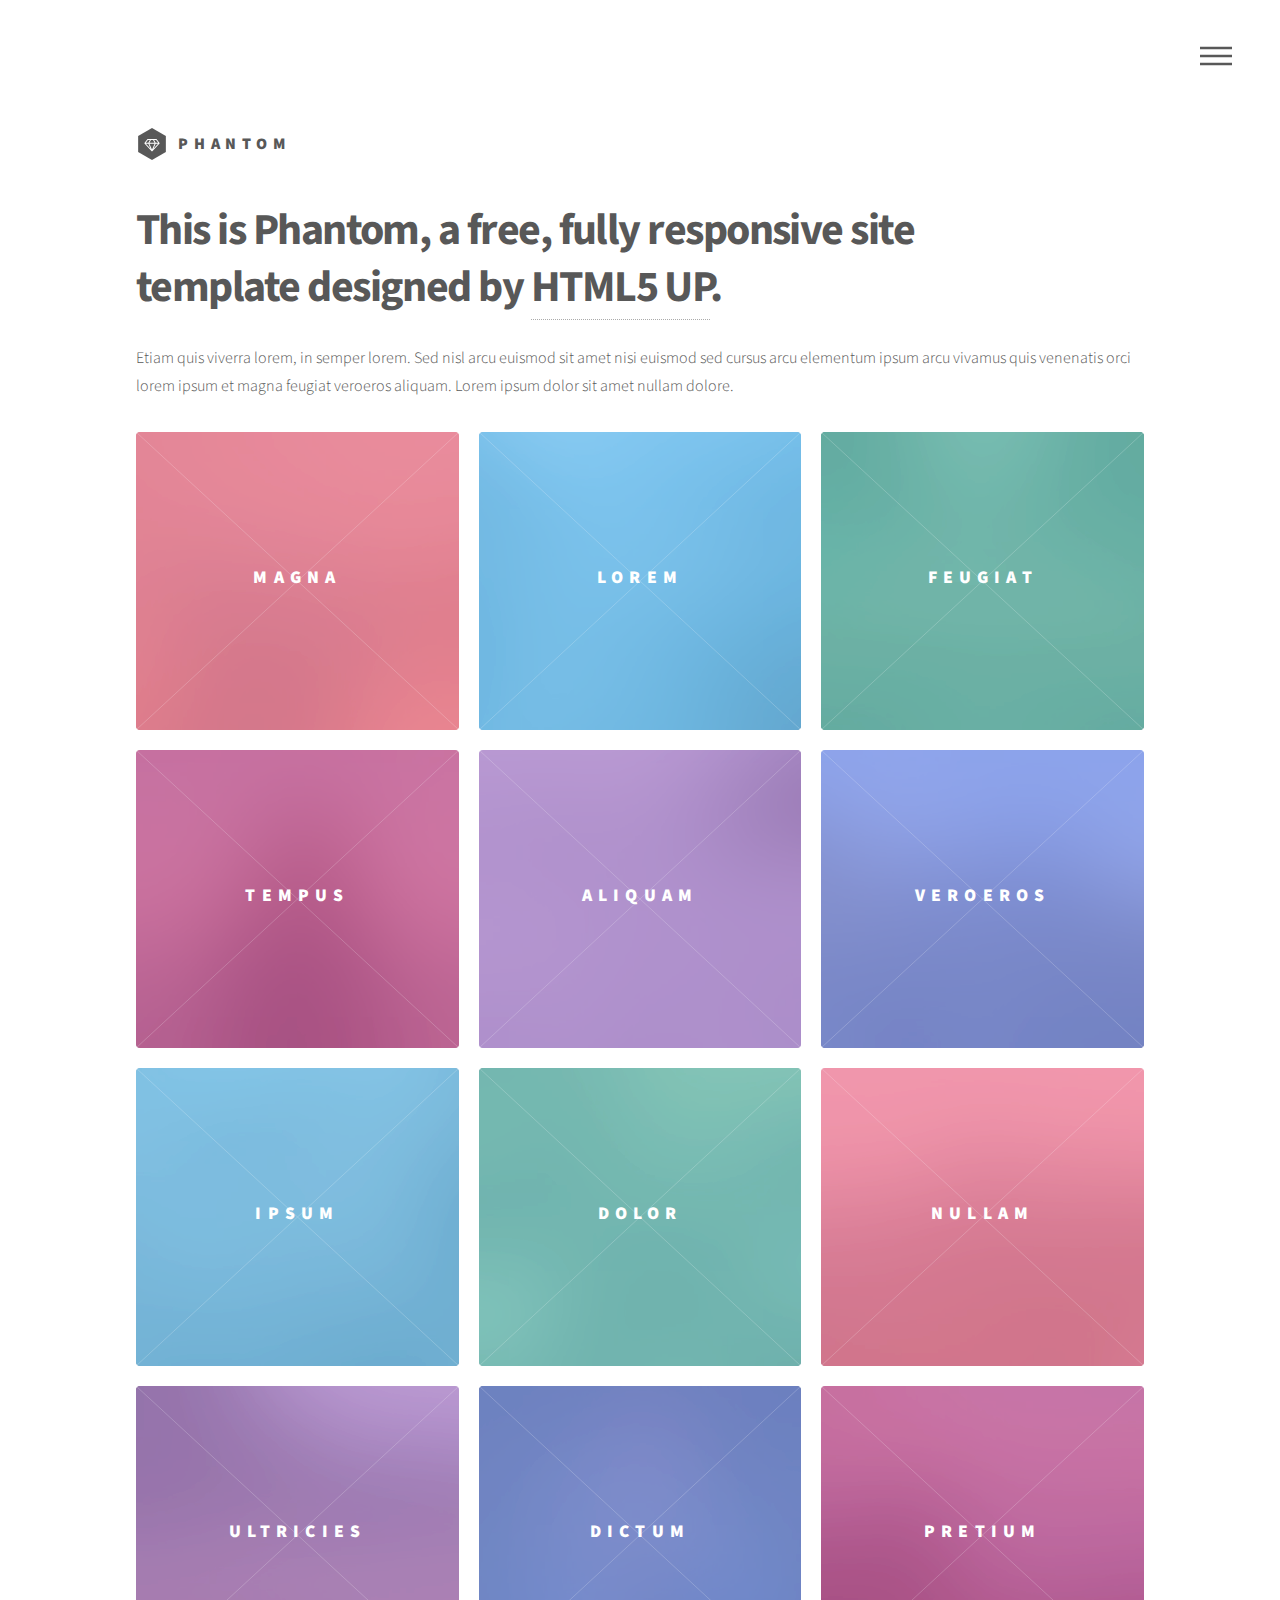
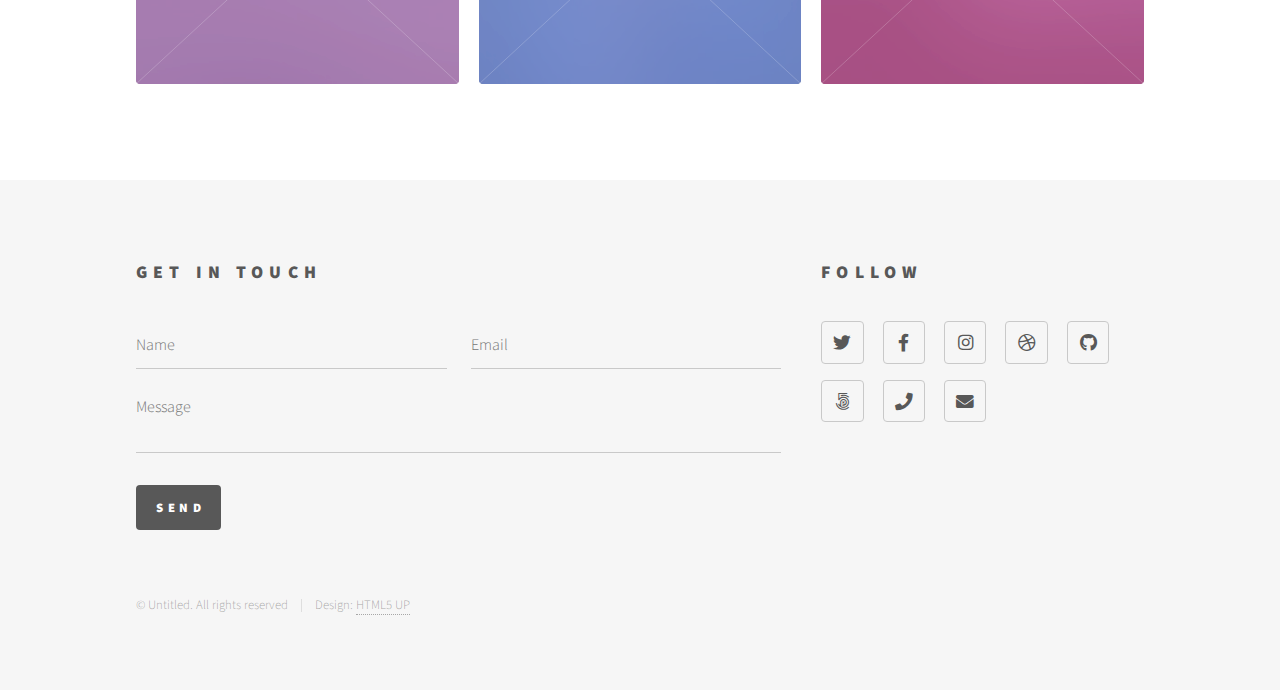
<file: html5up-phantom/index.html>
<!DOCTYPE HTML>
<!--
	Phantom by HTML5 UP
	html5up.net | @ajlkn
	Free for personal and commercial use under the CCA 3.0 license (html5up.net/license)
-->
<html>
	<head>
		<title>Phantom by HTML5 UP</title>
		<meta charset="utf-8" />
		<meta name="viewport" content="width=device-width, initial-scale=1, user-scalable=no" />
		<link rel="stylesheet" href="assets/css/main.css" />
		<noscript><link rel="stylesheet" href="assets/css/noscript.css" /></noscript>
	</head>
	<body class="is-preload">
		<!-- Wrapper -->
			<div id="wrapper">

				<!-- Header -->
					<header id="header">
						<div class="inner">

							<!-- Logo -->
								<a href="index.html" class="logo">
									<span class="symbol"><img src="images/logo.svg" alt="" /></span><span class="title">Phantom</span>
								</a>

							<!-- Nav -->
								<nav>
									<ul>
										<li><a href="#menu">Menu</a></li>
									</ul>
								</nav>

						</div>
					</header>

				<!-- Menu -->
					<nav id="menu">
						<h2>Menu</h2>
						<ul>
							<li><a href="index.html">Home</a></li>
							<li><a href="generic.html">Ipsum veroeros</a></li>
							<li><a href="generic.html">Tempus etiam</a></li>
							<li><a href="generic.html">Consequat dolor</a></li>
							<li><a href="elements.html">Elements</a></li>
						</ul>
					</nav>

				<!-- Main -->
					<div id="main">
						<div class="inner">
							<header>
								<h1>This is Phantom, a free, fully responsive site<br />
								template designed by <a href="http://html5up.net">HTML5 UP</a>.</h1>
								<p>Etiam quis viverra lorem, in semper lorem. Sed nisl arcu euismod sit amet nisi euismod sed cursus arcu elementum ipsum arcu vivamus quis venenatis orci lorem ipsum et magna feugiat veroeros aliquam. Lorem ipsum dolor sit amet nullam dolore.</p>
							</header>
							<section class="tiles">
								<article class="style1">
									<span class="image">
										<img src="images/pic01.jpg" alt="" />
									</span>
									<a href="generic.html">
										<h2>Magna</h2>
										<div class="content">
											<p>Sed nisl arcu euismod sit amet nisi lorem etiam dolor veroeros et feugiat.</p>
										</div>
									</a>
								</article>
								<article class="style2">
									<span class="image">
										<img src="images/pic02.jpg" alt="" />
									</span>
									<a href="generic.html">
										<h2>Lorem</h2>
										<div class="content">
											<p>Sed nisl arcu euismod sit amet nisi lorem etiam dolor veroeros et feugiat.</p>
										</div>
									</a>
								</article>
								<article class="style3">
									<span class="image">
										<img src="images/pic03.jpg" alt="" />
									</span>
									<a href="generic.html">
										<h2>Feugiat</h2>
										<div class="content">
											<p>Sed nisl arcu euismod sit amet nisi lorem etiam dolor veroeros et feugiat.</p>
										</div>
									</a>
								</article>
								<article class="style4">
									<span class="image">
										<img src="images/pic04.jpg" alt="" />
									</span>
									<a href="generic.html">
										<h2>Tempus</h2>
										<div class="content">
											<p>Sed nisl arcu euismod sit amet nisi lorem etiam dolor veroeros et feugiat.</p>
										</div>
									</a>
								</article>
								<article class="style5">
									<span class="image">
										<img src="images/pic05.jpg" alt="" />
									</span>
									<a href="generic.html">
										<h2>Aliquam</h2>
										<div class="content">
											<p>Sed nisl arcu euismod sit amet nisi lorem etiam dolor veroeros et feugiat.</p>
										</div>
									</a>
								</article>
								<article class="style6">
									<span class="image">
										<img src="images/pic06.jpg" alt="" />
									</span>
									<a href="generic.html">
										<h2>Veroeros</h2>
										<div class="content">
											<p>Sed nisl arcu euismod sit amet nisi lorem etiam dolor veroeros et feugiat.</p>
										</div>
									</a>
								</article>
								<article class="style2">
									<span class="image">
										<img src="images/pic07.jpg" alt="" />
									</span>
									<a href="generic.html">
										<h2>Ipsum</h2>
										<div class="content">
											<p>Sed nisl arcu euismod sit amet nisi lorem etiam dolor veroeros et feugiat.</p>
										</div>
									</a>
								</article>
								<article class="style3">
									<span class="image">
										<img src="images/pic08.jpg" alt="" />
									</span>
									<a href="generic.html">
										<h2>Dolor</h2>
										<div class="content">
											<p>Sed nisl arcu euismod sit amet nisi lorem etiam dolor veroeros et feugiat.</p>
										</div>
									</a>
								</article>
								<article class="style1">
									<span class="image">
										<img src="images/pic09.jpg" alt="" />
									</span>
									<a href="generic.html">
										<h2>Nullam</h2>
										<div class="content">
											<p>Sed nisl arcu euismod sit amet nisi lorem etiam dolor veroeros et feugiat.</p>
										</div>
									</a>
								</article>
								<article class="style5">
									<span class="image">
										<img src="images/pic10.jpg" alt="" />
									</span>
									<a href="generic.html">
										<h2>Ultricies</h2>
										<div class="content">
											<p>Sed nisl arcu euismod sit amet nisi lorem etiam dolor veroeros et feugiat.</p>
										</div>
									</a>
								</article>
								<article class="style6">
									<span class="image">
										<img src="images/pic11.jpg" alt="" />
									</span>
									<a href="generic.html">
										<h2>Dictum</h2>
										<div class="content">
											<p>Sed nisl arcu euismod sit amet nisi lorem etiam dolor veroeros et feugiat.</p>
										</div>
									</a>
								</article>
								<article class="style4">
									<span class="image">
										<img src="images/pic12.jpg" alt="" />
									</span>
									<a href="generic.html">
										<h2>Pretium</h2>
										<div class="content">
											<p>Sed nisl arcu euismod sit amet nisi lorem etiam dolor veroeros et feugiat.</p>
										</div>
									</a>
								</article>
							</section>
						</div>
					</div>

				<!-- Footer -->
					<footer id="footer">
						<div class="inner">
							<section>
								<h2>Get in touch</h2>
								<form method="post" action="#">
									<div class="fields">
										<div class="field half">
											<input type="text" name="name" id="name" placeholder="Name" />
										</div>
										<div class="field half">
											<input type="email" name="email" id="email" placeholder="Email" />
										</div>
										<div class="field">
											<textarea name="message" id="message" placeholder="Message"></textarea>
										</div>
									</div>
									<ul class="actions">
										<li><input type="submit" value="Send" class="primary" /></li>
									</ul>
								</form>
							</section>
							<section>
								<h2>Follow</h2>
								<ul class="icons">
									<li><a href="#" class="icon brands style2 fa-twitter"><span class="label">Twitter</span></a></li>
									<li><a href="#" class="icon brands style2 fa-facebook-f"><span class="label">Facebook</span></a></li>
									<li><a href="#" class="icon brands style2 fa-instagram"><span class="label">Instagram</span></a></li>
									<li><a href="#" class="icon brands style2 fa-dribbble"><span class="label">Dribbble</span></a></li>
									<li><a href="#" class="icon brands style2 fa-github"><span class="label">GitHub</span></a></li>
									<li><a href="#" class="icon brands style2 fa-500px"><span class="label">500px</span></a></li>
									<li><a href="#" class="icon solid style2 fa-phone"><span class="label">Phone</span></a></li>
									<li><a href="#" class="icon solid style2 fa-envelope"><span class="label">Email</span></a></li>
								</ul>
							</section>
							<ul class="copyright">
								<li>&copy; Untitled. All rights reserved</li><li>Design: <a href="http://html5up.net">HTML5 UP</a></li>
							</ul>
						</div>
					</footer>

			</div>

		<!-- Scripts -->
			<script src="assets/js/jquery.min.js"></script>
			<script src="assets/js/browser.min.js"></script>
			<script src="assets/js/breakpoints.min.js"></script>
			<script src="assets/js/util.js"></script>
			<script src="assets/js/main.js"></script>

	</body>
</html>
</file>
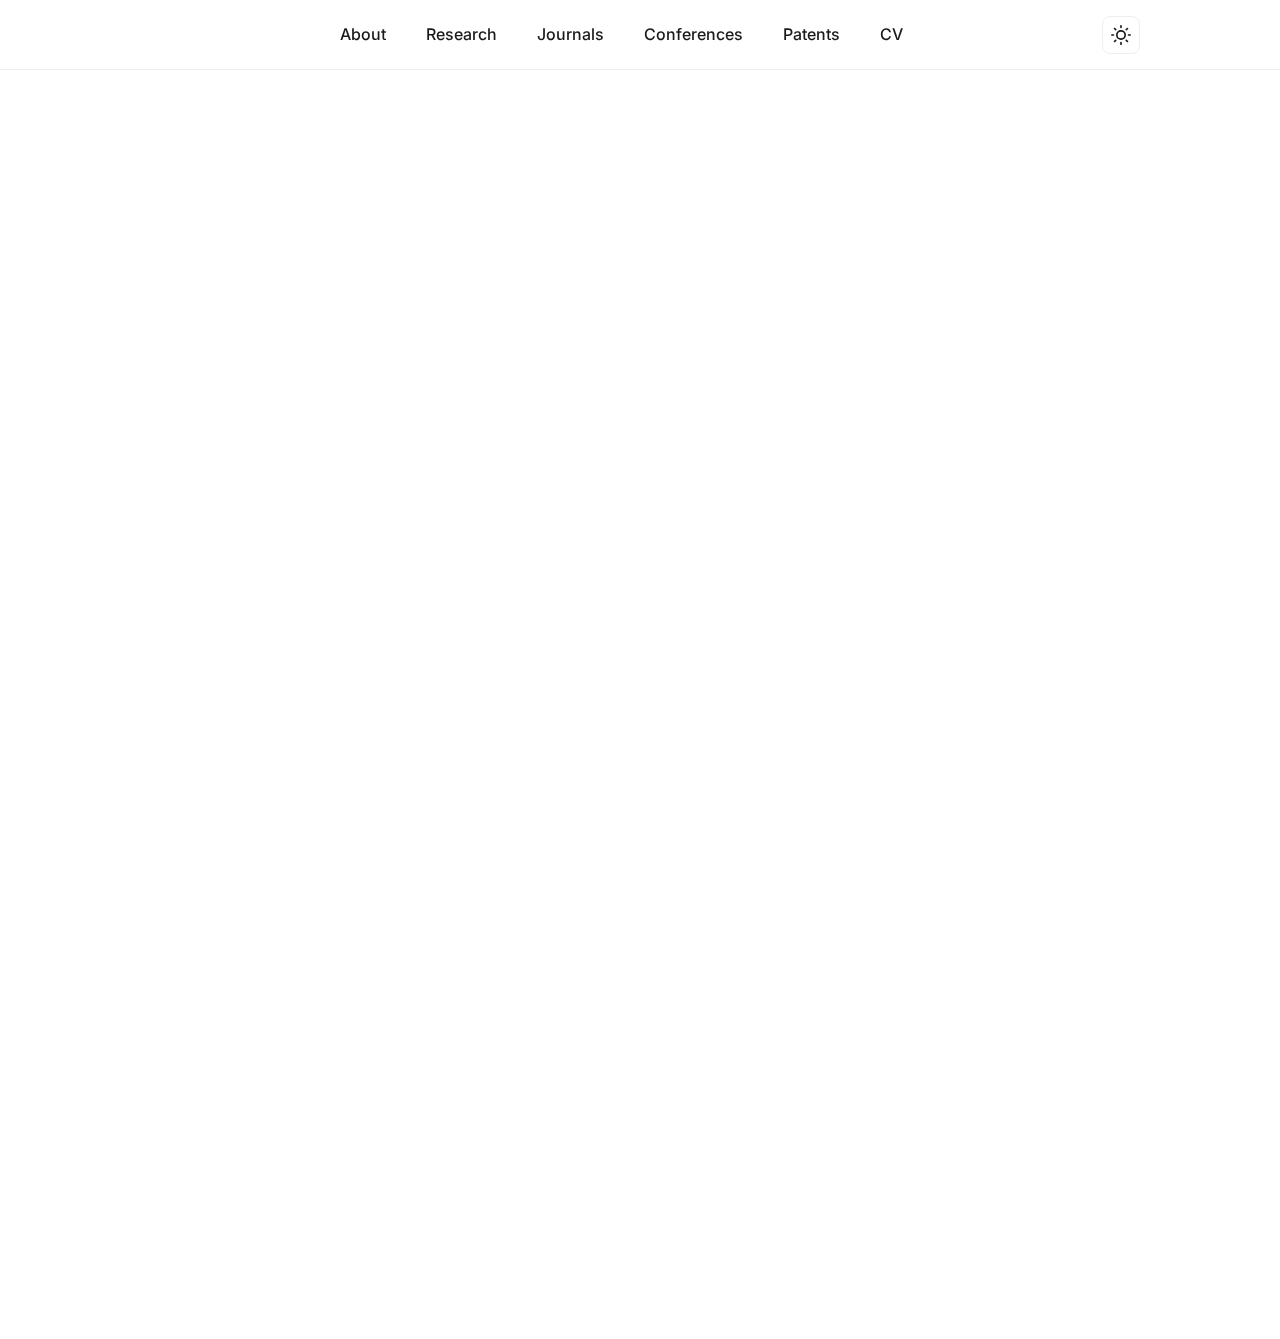
<file: journals/index.html>
<!DOCTYPE html>
<html lang="ko">

<head>
    <meta charset="UTF-8" />
    <meta name="viewport" content="width=device-width, initial-scale=1" />
    <title>Journals | Kim, Minseung</title>
    <meta name="description" content="List of journal publications by Minseung Kim in SCI and KCI journals." />
    <link rel="canonical" href="https://mkim-ee.github.io/journals/" />

    <!-- Open Graph -->
    <meta property="og:type" content="website" />
    <meta property="og:url" content="https://mkim-ee.github.io/journals/" />
    <meta property="og:title" content="Journals | Kim, Minseung" />
    <meta property="og:description" content="Journal publications of Minseung Kim." />

    <link rel="stylesheet" href="../styles.css" />
</head>

<body>
    <script>document.body.setAttribute('data-theme', localStorage.getItem('theme') || 'light');</script>

    <main class="content fade-in">
        <h1>Journals</h1>
        <h2>SCI</h2>
        <div id="sci-list" class="pub-list"></div>

        <h2 style="margin-top: 3rem;">KCI</h2>
        <div id="kci-list" class="pub-list"></div>
    </main>

    <button class="back-to-top" id="back-to-top" aria-label="Back to top">
        <svg xmlns="http://www.w3.org/2000/svg" width="24" height="24" viewBox="0 0 24 24" fill="none"
            stroke="currentColor" stroke-width="2" stroke-linecap="round" stroke-linejoin="round">
            <line x1="12" y1="19" x2="12" y2="5"></line>
            <polyline points="5 12 12 5 19 12"></polyline>
        </svg>
    </button>

    <script src="../js/common.js"></script>
    <script>
        initPage('../');

        function renderPubList(items, startDelay) {
            return items.map((item, i) => {
                const authorsHtml = highlightAuthor(item.authors, item.highlight);
                const titleEl = item.url
                    ? `<a href="${item.url}" target="_blank" rel="noopener noreferrer" class="pub-title-link">
                           <span class="pub-title">${item.title}</span>
                       </a>`
                    : `<span class="pub-title">${item.title}</span>`;
                return `
                    <div class="pub-item fade-in" style="animation-delay: ${((startDelay + i) * 0.1).toFixed(1)}s">
                        ${titleEl}
                        <p class="pub-authors">${authorsHtml}</p>
                        <p class="pub-venue">${item.venue}, ${item.date}</p>
                    </div>`;
            }).join('');
        }

        fetch('../data/journals.json')
            .then(r => r.json())
            .then(data => {
                document.getElementById('sci-list').innerHTML = renderPubList(data.sci, 0);
                document.getElementById('kci-list').innerHTML = renderPubList(data.kci, data.sci.length);
            });
    </script>
</body>

</html>
</file>
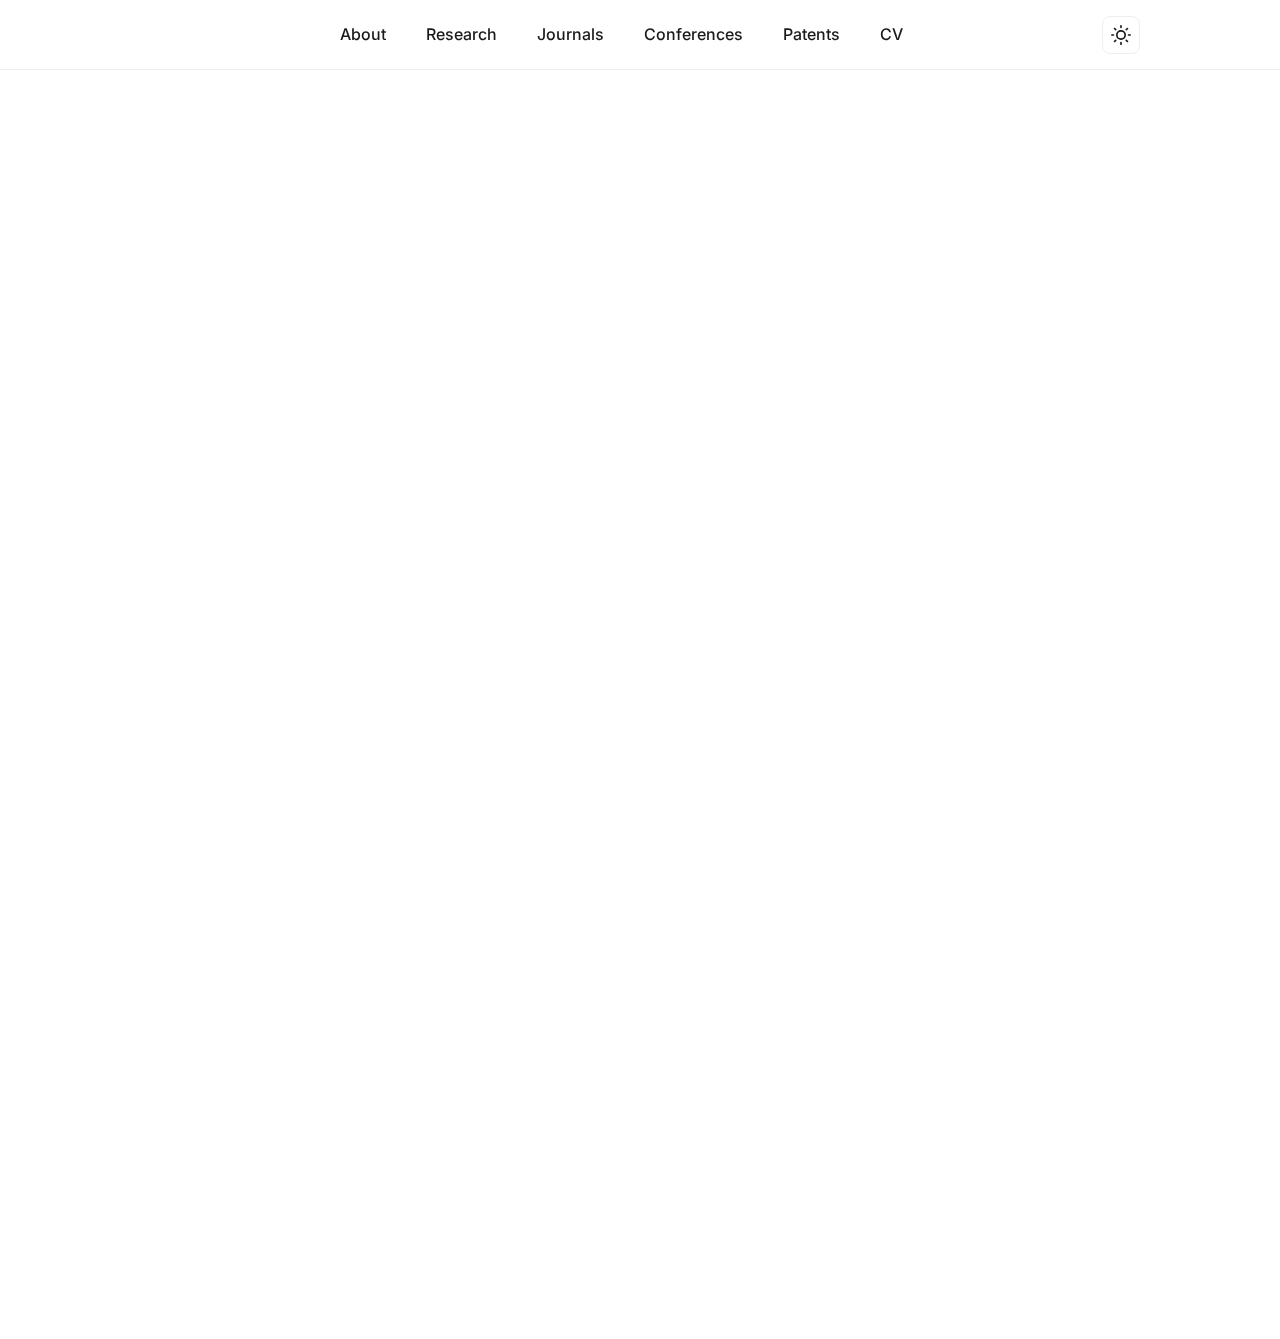
<file: patents/index.html>
<!DOCTYPE html>
<html lang="ko">

<head>
    <meta charset="UTF-8" />
    <meta name="viewport" content="width=device-width, initial-scale=1" />
    <title>Patents | Kim, Minseung</title>
    <meta name="description"
        content="Registered and applied patents by Minseung Kim in the field of Electrical Engineering." />
    <link rel="canonical" href="https://mkim-ee.github.io/patents/" />

    <!-- Open Graph -->
    <meta property="og:type" content="website" />
    <meta property="og:url" content="https://mkim-ee.github.io/patents/" />
    <meta property="og:title" content="Patents | Kim, Minseung" />
    <meta property="og:description" content="Patent portfolio of Minseung Kim." />

    <link rel="stylesheet" href="../styles.css" />
</head>

<body>
    <script>document.body.setAttribute('data-theme', localStorage.getItem('theme') || 'light');</script>

    <main class="content fade-in">
        <h1>Patents</h1>
        <h2>Registration</h2>
        <div id="patent-reg-list" class="pub-list"></div>

        <h2 style="margin-top: 3rem;">Application</h2>
        <div id="patent-app-list" class="pub-list"></div>
    </main>

    <button class="back-to-top" id="back-to-top" aria-label="Back to top">
        <svg xmlns="http://www.w3.org/2000/svg" width="24" height="24" viewBox="0 0 24 24" fill="none"
            stroke="currentColor" stroke-width="2" stroke-linecap="round" stroke-linejoin="round">
            <line x1="12" y1="19" x2="12" y2="5"></line>
            <polyline points="5 12 12 5 19 12"></polyline>
        </svg>
    </button>

    <script src="../js/common.js"></script>
    <script>
        initPage('../');

        function renderPatentList(items, startDelay) {
            return items.map((item, i) => {
                const authorsHtml = highlightAuthor(item.authors, item.highlight);
                return `
                    <div class="pub-item fade-in" style="animation-delay: ${((startDelay + i) * 0.1).toFixed(1)}s">
                        <span class="pub-title">${item.title}</span>
                        <p class="pub-authors">${authorsHtml}</p>
                        <p class="pub-venue">Patent Number: ${item.number}, ${item.date}</p>
                    </div>`;
            }).join('');
        }

        fetch('../data/patents.json')
            .then(r => r.json())
            .then(data => {
                document.getElementById('patent-reg-list').innerHTML = renderPatentList(data.registration, 0);
                document.getElementById('patent-app-list').innerHTML = renderPatentList(data.application, data.registration.length);
            });
    </script>
</body>

</html>
</file>
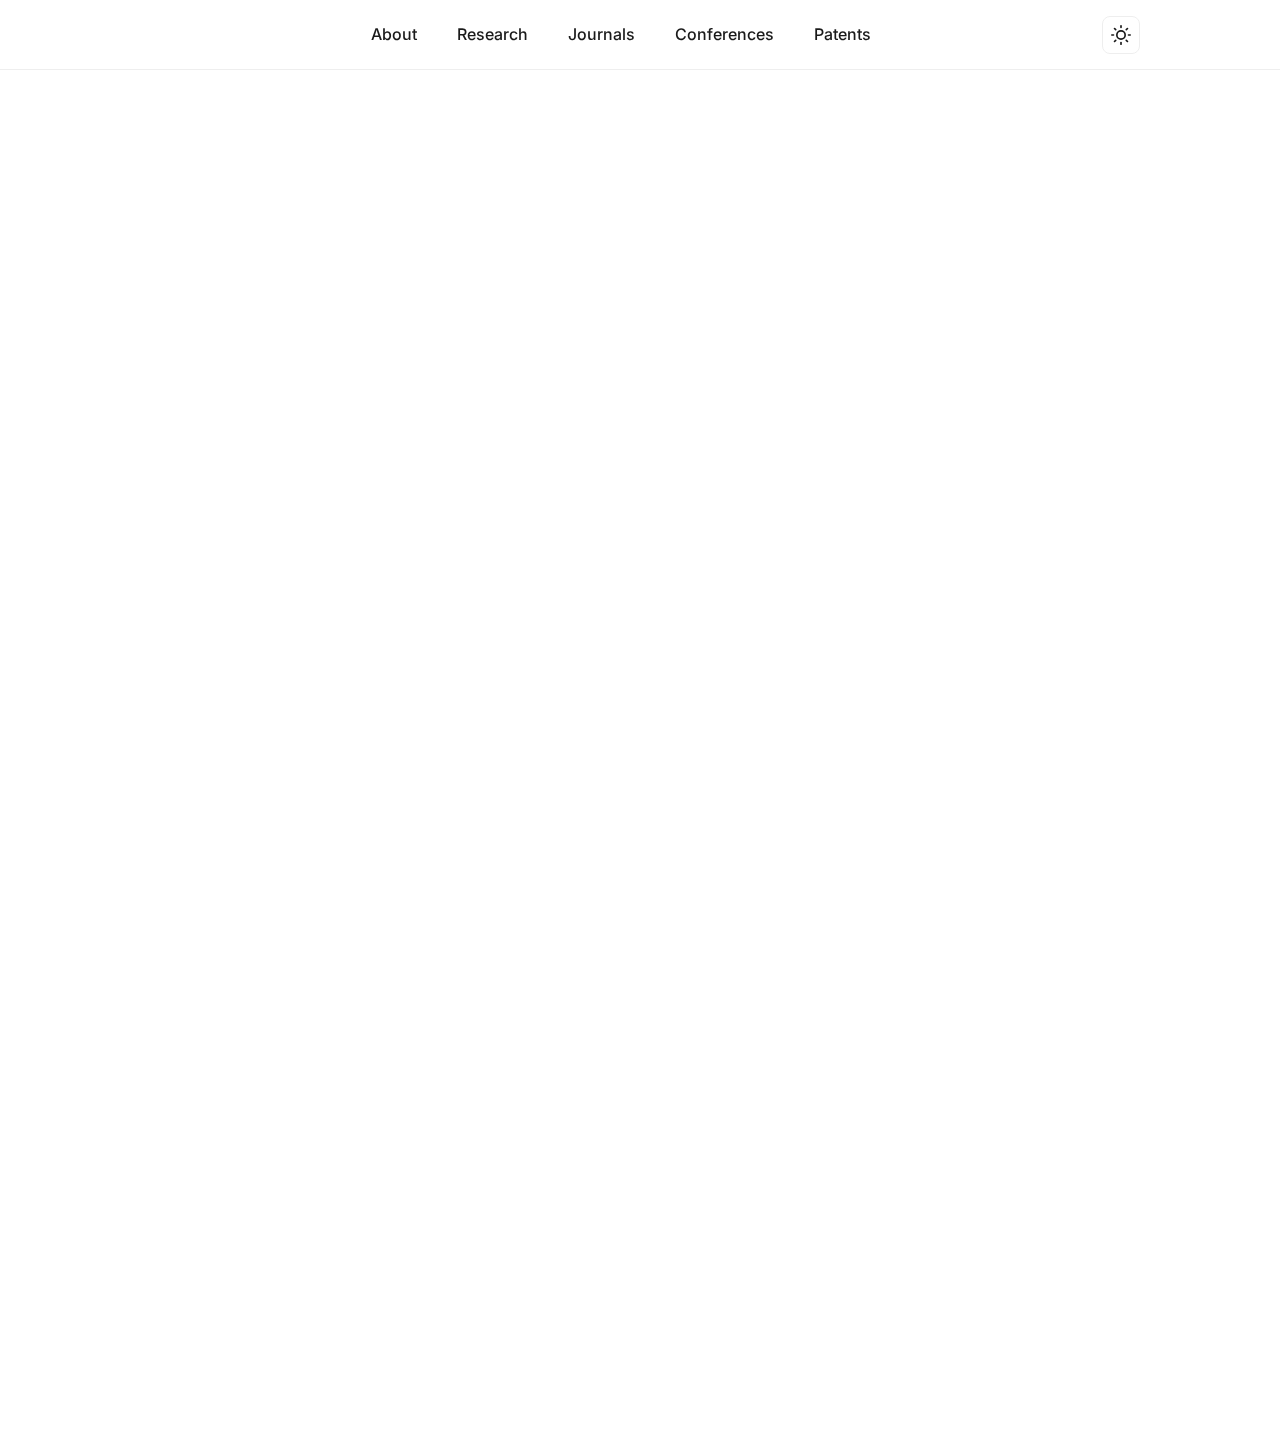
<file: research/index.html>
<!DOCTYPE html>
<html lang="ko">

<head>
    <meta charset="UTF-8" />
    <meta name="viewport" content="width=device-width, initial-scale=1" />
    <title>Research | Kim, Minseung</title>
    <meta name="description"
        content="Explore Minseung Kim's research projects in Power Electronics, Machine Learning, and Grid-Forming Inverter Stability Analysis." />
    <meta name="keywords"
        content="Research, Power Electronics, Machine Learning, Grid-Forming Inverter, Hanyang University" />
    <link rel="canonical" href="https://mkim-ee.github.io/research/" />

    <!-- Open Graph -->
    <meta property="og:type" content="website" />
    <meta property="og:url" content="https://mkim-ee.github.io/research/" />
    <meta property="og:title" content="Research | Kim, Minseung" />
    <meta property="og:description" content="Academic research projects of Minseung Kim." />
    <meta property="og:image" content="https://mkim-ee.github.io/assets/images/mkim.jpg" />

    <link rel="stylesheet" href="../styles.css" />
    <style>
        .research-list {
            display: flex;
            flex-direction: column;
            gap: 1.5rem;
            margin-top: 2rem;
        }

        .research-project {
            background: var(--card-bg);
            border: 1px solid var(--border-color);
            border-radius: 12px;
            padding: 1.5rem;
            display: flex;
            gap: 2rem;
            align-items: flex-start;
            transition: var(--transition);
        }

        .research-project:hover {
            transform: translateX(5px);
            box-shadow: 0 5px 15px rgba(0, 0, 0, 0.05);
            border-color: var(--primary-color);
        }

        .project-image-container {
            flex-shrink: 0;
            width: 180px;
        }

        .project-image {
            width: 100%;
            height: 120px;
            border-radius: 8px;
            border: 1px solid var(--border-color);
            object-fit: contain;
            background: rgba(0, 0, 0, 0.02);
        }

        .project-details {
            flex-grow: 1;
        }

        .project-title {
            font-size: 1.25rem;
            font-weight: 800;
            color: var(--text-color);
            margin-bottom: 0.8rem;
            line-height: 1.4;
            display: flex;
            align-items: center;
            gap: 0.8rem;
        }

        .project-title .project-tag {
            flex-shrink: 0;
            font-size: 0.75rem;
            padding: 0.25rem 0.7rem;
        }

        .project-description {
            color: var(--text-color);
            line-height: 1.6;
            font-size: 1rem;
            opacity: 0.85;
            margin-bottom: 1rem;
        }

        .project-tags {
            display: flex;
            flex-wrap: wrap;
            gap: 0.5rem;
            margin-top: 0.8rem;
        }

        .project-tag {
            display: inline-block;
            padding: 0.3rem 0.8rem;
            background-color: var(--accent-color);
            color: var(--primary-color);
            border-radius: 20px;
            font-size: 0.8rem;
            font-weight: 600;
            transition: var(--transition);
            border: 1px solid transparent;
        }

        .project-tag:hover {
            background-color: var(--primary-color);
            color: white;
            border-color: var(--primary-color);
        }

        /* Research Theme Filters */
        .research-filters {
            display: flex;
            flex-wrap: wrap;
            gap: 0.8rem;
            margin-bottom: 2.5rem;
            padding: 1.5rem;
            background-color: var(--accent-color);
            border-radius: 12px;
        }

        .filter-btn {
            padding: 0.6rem 1.2rem;
            background-color: var(--card-bg);
            color: var(--text-color);
            border: 2px solid var(--border-color);
            border-radius: 25px;
            font-size: 0.9rem;
            font-weight: 600;
            cursor: pointer;
            transition: var(--transition);
            font-family: var(--font-body);
        }

        .filter-btn:hover {
            border-color: var(--primary-color);
            color: var(--primary-color);
            transform: translateY(-2px);
        }

        .filter-btn.active {
            background-color: var(--primary-color);
            color: white;
            border-color: var(--primary-color);
        }

        .research-project.hidden {
            display: none;
        }

        @media screen and (max-width: 600px) {
            .research-project {
                flex-direction: column;
                gap: 1rem;
            }

            .project-image-container {
                width: 100%;
            }

            .project-image {
                height: 150px;
            }
        }
    </style>
</head>

<body data-theme="light">

    <!-- Navigation Bar -->
    <nav class="top-nav">
        <div class="nav-container">
            <div class="hamburger" id="hamburger">
                <span></span>
                <span></span>
                <span></span>
            </div>
            <ul class="nav-list" id="nav-list">
                <li class="nav-item"><a href="../">About</a></li>
                <li class="nav-item"><a href="../research/">Research</a></li>
                <li class="nav-item"><a href="../journals/">Journals</a></li>
                <li class="nav-item"><a href="../conferences/">Conferences</a></li>
                <li class="nav-item"><a href="../patents/">Patents</a></li>
            </ul>
            <button class="theme-toggle" id="theme-toggle" aria-label="Toggle dark mode">
                <svg id="sun-icon" xmlns="http://www.w3.org/2000/svg" width="20" height="20" viewBox="0 0 24 24"
                    fill="none" stroke="currentColor" stroke-width="2" stroke-linecap="round" stroke-linejoin="round">
                    <circle cx="12" cy="12" r="5"></circle>
                    <line x1="12" y1="1" x2="12" y2="3"></line>
                    <line x1="12" y1="21" x2="12" y2="23"></line>
                    <line x1="4.22" y1="4.22" x2="5.64" y2="5.64"></line>
                    <line x1="18.36" y1="18.36" x2="19.78" y2="19.78"></line>
                    <line x1="1" y1="12" x2="3" y2="12"></line>
                    <line x1="21" y1="12" x2="23" y2="12"></line>
                    <line x1="4.22" y1="19.78" x2="5.64" y2="18.36"></line>
                    <line x1="18.36" y1="5.64" x2="19.78" y2="4.22"></line>
                </svg>
                <svg id="moon-icon" style="display:none" xmlns="http://www.w3.org/2000/svg" width="20" height="20"
                    viewBox="0 0 24 24" fill="none" stroke="currentColor" stroke-width="2" stroke-linecap="round"
                    stroke-linejoin="round">
                    <path d="M21 12.79A9 9 0 1 1 11.21 3 7 7 0 0 0 21 12.79z"></path>
                </svg>
            </button>
        </div>
    </nav>

    <main class="content fade-in">
        <h1>Research</h1>

        <!-- Research Theme Filters -->
        <div class="research-filters">
            <button class="filter-btn active" data-filter="all">All</button>
            <button class="filter-btn" data-filter="ml">Machine Learning</button>
            <button class="filter-btn" data-filter="pe">Power Electronics</button>
            <button class="filter-btn" data-filter="fem">Finite Element Method</button>
        </div>

        <div id="project-list" class="research-list">
            <div class="research-project fade-in" style="animation-delay: 0.1s" data-category="ml fem">
                <div class="project-image-container">
                    <img src="../assets/images/mfc.png" alt="Magnetic field focusing" class="project-image">
                </div>
                <div class="project-details">
                    <div class="project-title">
                        <span class="project-tag">ML</span>
                        <span class="project-tag">FEM</span>
                        Machine Learning Based Magnetic Field Focusing
                    </div>
                    <div class="project-description">Implementing magnetic field focusing in three-dimensional space
                        using machine learning.</div>
                </div>
            </div>
            <div class="research-project fade-in" style="animation-delay: 0.1s" data-category="ml fem">
                <div class="project-image-container">
                    <img src="../assets/images/planar.png" alt="Planar Transformer" class="project-image">
                </div>
                <div class="project-details">
                    <div class="project-title">
                        <span class="project-tag">ML</span>
                        <span class="project-tag">FEM</span>
                        Optimal Planar Transformer Design Based on Reinforcement Learning
                    </div>
                    <div class="project-description">Finding optimal planar transformer design using reinforcement
                        learning.</div>
                </div>
            </div>
            <div class="research-project fade-in" style="animation-delay: 0.1s" data-category="pe">
                <div class="project-image-container">
                    <img src="../assets/images/gfm.png" alt="Grid-Forming Inverter Islanding Detection"
                        class="project-image">
                </div>
                <div class="project-details">
                    <div class="project-title">
                        <span class="project-tag">PE</span>
                        Grid-Forming Inverter Islanding Detection Method
                    </div>
                    <div class="project-description">Developing a grid-forming inverter islanding detection method
                        by reactive power injection.</div>
                </div>
            </div>
            <div class="research-project fade-in" style="animation-delay: 0.1s" data-category="pe">
                <div class="project-image-container">
                    <img src="../assets/images/MVDC.png" alt="MVDC/MVAC Converter Station" class="project-image">
                </div>
                <div class="project-details">
                    <div class="project-title">
                        <span class="project-tag">PE</span>
                        MVDC/MVAC Converter Station
                    </div>
                    <div class="project-description">MVDC/MVAC Converter station for railway system. Comparative
                        analysis of AC/DC and DC/DC converter stations.</div>
                </div>
            </div>
            <div class="research-project fade-in" style="animation-delay: 0.1s" data-category="pe">
                <div class="project-image-container">
                    <img src="../assets/images/mmc.png" alt="Non-Isolated Modular Multilevel Converter"
                        class="project-image">
                </div>
                <div class="project-details">
                    <div class="project-title">
                        <span class="project-tag">PE</span>
                        Non-Isolated Modular Multilevel Converter
                    </div>
                    <div class="project-description">A non-isolated step-down (NISD) DC transformer based on
                        discontinuous conduction mode (DCM)
                    </div>
                </div>
            </div>
        </div>
    </main>

    <button class="back-to-top" id="back-to-top" aria-label="Back to top">
        <svg xmlns="http://www.w3.org/2000/svg" width="24" height="24" viewBox="0 0 24 24" fill="none"
            stroke="currentColor" stroke-width="2" stroke-linecap="round" stroke-linejoin="round">
            <line x1="12" y1="19" x2="12" y2="5"></line>
            <polyline points="5 12 12 5 19 12"></polyline>
        </svg>
    </button>

    <script>
        // Theme Toggle
        const themeToggle = document.getElementById('theme-toggle');
        const sunIcon = document.getElementById('sun-icon');
        const moonIcon = document.getElementById('moon-icon');
        const body = document.body;

        function updateTheme(theme) {
            body.setAttribute('data-theme', theme);
            if (theme === 'dark') {
                sunIcon.style.display = 'none';
                moonIcon.style.display = 'block';
            } else {
                sunIcon.style.display = 'block';
                moonIcon.style.display = 'none';
            }
        }

        themeToggle.addEventListener('click', () => {
            const currentTheme = body.getAttribute('data-theme');
            const newTheme = currentTheme === 'light' ? 'dark' : 'light';
            updateTheme(newTheme);
            localStorage.setItem('theme', newTheme);
        });

        // Research Theme Filter
        const filterBtns = document.querySelectorAll('.filter-btn');
        const projects = document.querySelectorAll('.research-project');

        filterBtns.forEach(btn => {
            btn.addEventListener('click', () => {
                // Remove active class from all buttons
                filterBtns.forEach(b => b.classList.remove('active'));
                // Add active class to clicked button
                btn.classList.add('active');

                const filter = btn.getAttribute('data-filter');

                projects.forEach(project => {
                    if (filter === 'all') {
                        project.classList.remove('hidden');
                    } else {
                        const categories = project.getAttribute('data-category').split(' ');
                        if (categories.includes(filter)) {
                            project.classList.remove('hidden');
                        } else {
                            project.classList.add('hidden');
                        }
                    }
                });
            });
        });

        // Hamburger Menu
        const hamburger = document.getElementById('hamburger');
        const navList = document.getElementById('nav-list');

        hamburger.addEventListener('click', () => {
            navList.classList.toggle('active');
        });

        // Close menu when clicking a link
        document.querySelectorAll('.nav-item a').forEach(link => {
            link.addEventListener('click', () => {
                navList.classList.remove('active');
            });
        });

        // Back to Top Button
        const backToTop = document.getElementById('back-to-top');

        window.addEventListener('scroll', () => {
            if (window.scrollY > 300) {
                backToTop.classList.add('visible');
            } else {
                backToTop.classList.remove('visible');
            }
        });

        backToTop.addEventListener('click', () => {
            window.scrollTo({ top: 0, behavior: 'smooth' });
        });

        // Persist Theme
        const savedTheme = localStorage.getItem('theme');
        if (savedTheme) {
            updateTheme(savedTheme);
        }
    </script>
</body>

</html>
</file>
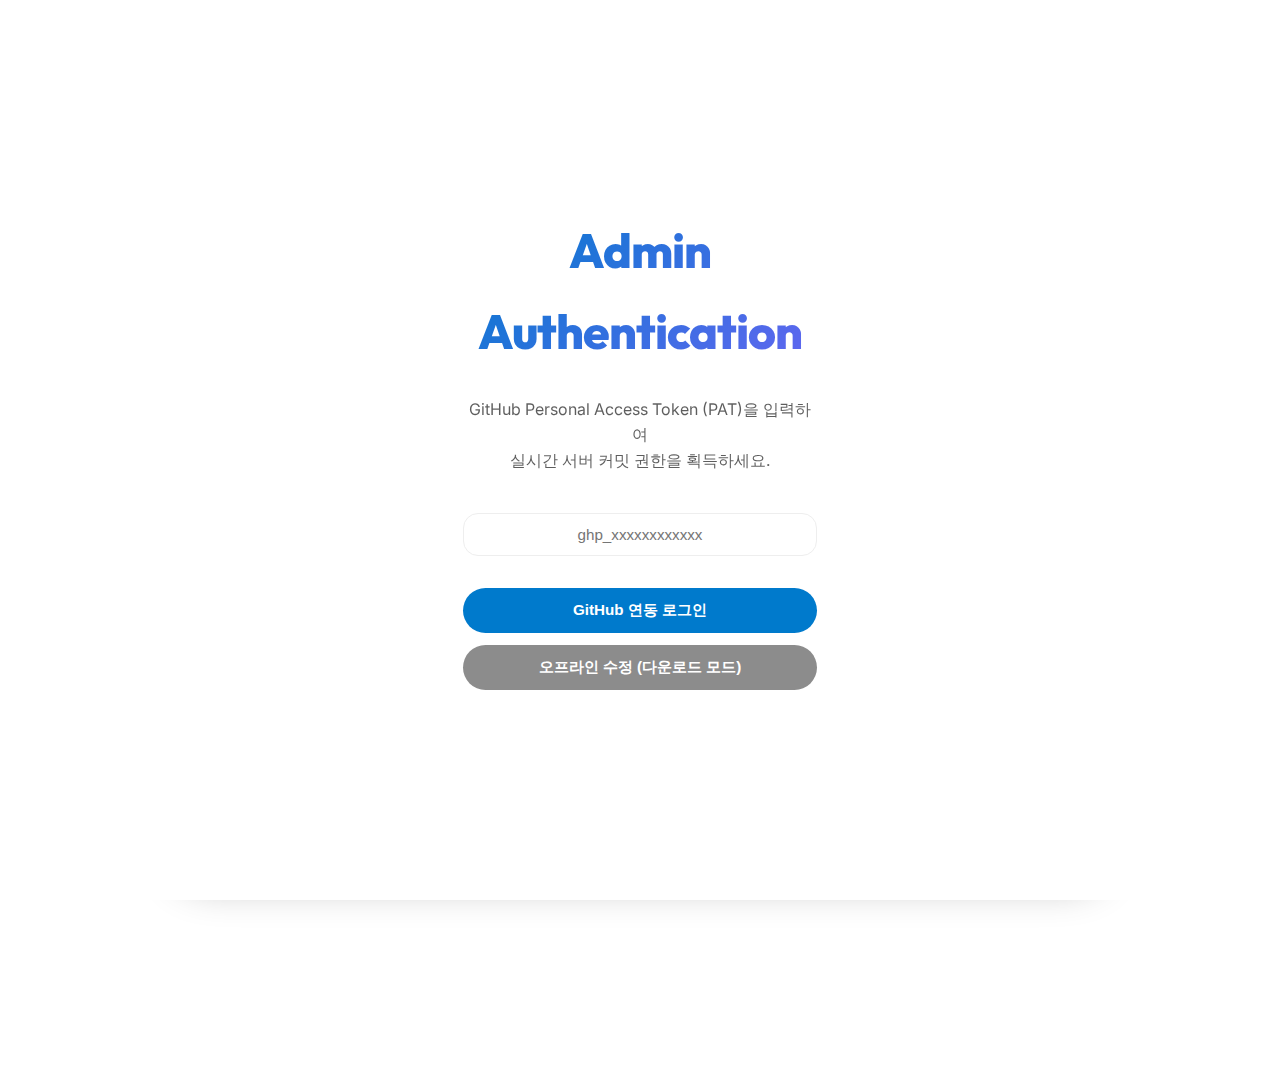
<file: admin.html>
<!DOCTYPE html>
<html lang="ko">

<head>
    <meta charset="UTF-8">
    <meta name="viewport" content="width=device-width, initial-scale=1.0">
    <title>Admin Control Panel | Kim, Minseung</title>
    <link rel="stylesheet" href="styles.css">
    <style>
        .admin-container {
            max-width: 1000px;
            margin: 0 auto;
            padding: 5rem 2rem 2rem 2rem;
        }

        .admin-section {
            background: var(--card-bg);
            border-radius: 12px;
            padding: 2rem;
            margin-bottom: 2rem;
            box-shadow: 0 4px 20px var(--shadow-color);
        }

        /* Tab Styles */
        .tab-menu {
            display: flex;
            gap: 10px;
            margin-bottom: 20px;
            border-bottom: 1px solid var(--border-color);
            padding-bottom: 5px;
            flex-wrap: wrap;
        }

        .tab-btn {
            padding: 12px 20px;
            border: none;
            background: none;
            color: var(--text-color);
            cursor: pointer;
            font-weight: 700;
            opacity: 0.5;
            transition: all 0.2s;
            font-size: 1rem;
        }

        .tab-btn.active {
            opacity: 1;
            color: var(--primary-color);
            border-bottom: 3px solid var(--primary-color);
        }

        .sub-tab-menu {
            display: flex;
            gap: 8px;
            margin: -10px 0 20px 0;
            background: rgba(0, 0, 0, 0.03);
            padding: 5px;
            border-radius: 8px;
            width: fit-content;
        }

        [data-theme="dark"] .sub-tab-menu {
            background: rgba(255, 255, 255, 0.05);
        }

        .sub-tab-btn {
            padding: 8px 15px;
            border: none;
            background: none;
            color: var(--text-color);
            cursor: pointer;
            border-radius: 6px;
            font-size: 0.85rem;
            font-weight: 600;
            opacity: 0.6;
        }

        .sub-tab-btn.active {
            background: var(--card-bg);
            opacity: 1;
            box-shadow: 0 2px 8px rgba(0, 0, 0, 0.1);
            color: var(--primary-color);
        }

        /* Form Styles */
        .form-group {
            margin-bottom: 1.2rem;
        }

        .form-row {
            display: grid;
            grid-template-columns: 1fr 1fr;
            gap: 15px;
            margin-bottom: 12px;
        }

        label {
            display: block;
            margin-bottom: 6px;
            font-size: 0.85rem;
            font-weight: 700;
            opacity: 0.8;
        }

        input,
        textarea,
        select {
            width: 100%;
            padding: 12px;
            border: 1px solid var(--border-color);
            border-radius: 8px;
            background: var(--bg-color);
            color: var(--text-color);
            font-size: 0.95rem;
        }

        input:focus {
            border-color: var(--primary-color);
            outline: none;
        }

        .item-card {
            background: rgba(0, 0, 0, 0.01);
            border: 1px solid var(--border-color);
            padding: 20px;
            border-radius: 12px;
            margin-bottom: 20px;
            position: relative;
            border-left: 4px solid var(--primary-color);
        }

        [data-theme="dark"] .item-card {
            background: rgba(255, 255, 255, 0.02);
        }

        .remove-btn {
            position: absolute;
            top: 15px;
            right: 15px;
            background: #ff4d4f;
            color: white;
            border: none;
            border-radius: 6px;
            cursor: pointer;
            padding: 6px 12px;
            font-size: 0.8rem;
            font-weight: 700;
        }

        .add-btn {
            background: var(--primary-color);
            color: white;
            border: none;
            padding: 12px 24px;
            border-radius: 10px;
            cursor: pointer;
            font-weight: 700;
            margin-top: 10px;
            display: flex;
            align-items: center;
            gap: 8px;
        }

        .sticky-actions {
            position: sticky;
            bottom: 25px;
            display: flex;
            gap: 15px;
            justify-content: center;
            background: var(--card-bg);
            padding: 18px 30px;
            border-radius: 50px;
            box-shadow: 0 10px 40px rgba(0, 0, 0, 0.3);
            z-index: 1000;
            border: 1px solid var(--border-color);
        }

        .btn {
            padding: 12px 28px;
            border: none;
            border-radius: 30px;
            cursor: pointer;
            font-weight: 800;
            transition: all 0.2s;
            font-size: 0.95rem;
        }

        .btn:hover {
            transform: translateY(-3px);
            box-shadow: 0 5px 15px rgba(0, 0, 0, 0.1);
        }

        .btn-download {
            background: #52c41a;
            color: white;
        }

        .btn-save {
            background: var(--primary-color);
            color: white;
        }

        .btn-cancel {
            background: #8c8c8c;
            color: white;
        }

        #load-helper {
            background: #fff7e6;
            border: 1px solid #ffe7ba;
            color: #d46b08;
            padding: 20px;
            border-radius: 12px;
            margin-bottom: 30px;
        }

        .status-msg {
            position: fixed;
            top: 30px;
            right: 30px;
            padding: 18px 30px;
            border-radius: 12px;
            color: white;
            z-index: 5000;
            display: none;
            font-weight: 700;
            box-shadow: 0 10px 30px rgba(0, 0, 0, 0.2);
        }

        .auth-overlay {
            position: fixed;
            top: 0;
            left: 0;
            width: 100%;
            height: 100%;
            background: var(--bg-color);
            display: flex;
            align-items: center;
            justify-content: center;
            z-index: 10000;
        }

        .auth-box {
            max-width: 450px;
            width: 90%;
            padding: 3rem;
            background: var(--card-bg);
            border-radius: 24px;
            box-shadow: 0 20px 60px var(--shadow-color);
            text-align: center;
        }

        @media (max-width: 600px) {
            .form-row {
                grid-template-columns: 1fr;
            }

            .sticky-actions {
                flex-direction: column;
                border-radius: 20px;
                width: 90%;
                margin: 0 auto;
            }
        }
    </style>
</head>

<body data-theme="light">
    <!-- Auth Overlay -->
    <div id="auth-overlay" class="auth-overlay">
        <div class="auth-box">
            <h1 style="margin-bottom: 1.5rem; font-weight: 800;">Admin Authentication</h1>
            <p style="margin-bottom: 2.5rem; opacity: 0.7; line-height: 1.6;">GitHub Personal Access Token (PAT)을
                입력하여<br>실시간 서버 커밋 권한을 획득하세요.</p>
            <input type="password" id="github-token" placeholder="ghp_xxxxxxxxxxxx"
                style="margin-bottom: 2rem; text-align: center; border-radius: 15px;">
            <div style="display: flex; flex-direction: column; gap: 12px;">
                <button class="btn btn-save" onclick="authenticate()">GitHub 연동 로그인</button>
                <button class="btn btn-cancel" onclick="skipAuth()">오프라인 수정 (다운로드 모드)</button>
            </div>
        </div>
    </div>

    <!-- Main Navigation -->
    <nav class="top-nav">
        <div class="nav-container">
            <ul class="nav-list">
                <li class="nav-item"><a href="index.html">← 메인 페이지</a></li>
                <li class="nav-item"><strong style="color: var(--primary-color); font-weight: 800;">Site
                        Manager</strong></li>
            </ul>
        </div>
    </nav>

    <div class="admin-container">
        <h1 style="font-weight: 900; margin-bottom: 10px; font-size: 2.5rem;">Content Management</h1>
        <p style="margin-bottom: 40px; opacity: 0.6; font-size: 1.1rem;">웹사이트의 모든 정보를 시각적으로 편집하세요.</p>

        <!-- CORS Helper -->
        <div id="load-helper" style="display:none;">
            <h4 style="margin-bottom: 10px;">🛡️ 로컬 보안 정책 (CORS) 안내</h4>
            <p style="margin-bottom: 15px; font-size: 0.95rem;">로컬 파일 시스템 보안으로 인해 자동으로 데이터를 불러올 수 없습니다. <b>편집할 .json 파일의
                    내용 전체</b>를 아래에 붙여넣어 주세요.</p>
            <textarea id="manual-json-input" style="height: 120px; font-family: monospace; font-size: 0.85rem;"
                placeholder='{"profile": {...}, "education": [...]}'></textarea>
            <button class="add-btn" onclick="applyManualLoad()">데이터 파싱 및 적용</button>
        </div>

        <!-- Main Tabs -->
        <div class="tab-menu">
            <button class="tab-btn active" id="tab-btn-profile" onclick="switchTab('profile')">Profile &
                Education</button>
            <button class="tab-btn" id="tab-btn-publications" onclick="switchTab('publications')">Publications &
                Patents</button>
        </div>

        <!-- Sub Tabs for Publications -->
        <div id="pub-sub-tabs" class="sub-tab-menu" style="display:none;">
            <button class="sub-tab-btn active" id="sub-tab-journal" onclick="switchSubTab('journal')">Journals</button>
            <button class="sub-tab-btn" id="sub-tab-conference"
                onclick="switchSubTab('conference')">Conferences</button>
            <button class="sub-tab-btn" id="sub-tab-patent" onclick="switchSubTab('patent')">Patents</button>
        </div>

        <!-- Tab Contents -->
        <div id="profile-content" class="tab-content">
            <div class="admin-section">
                <h3>👤 Basic Profile</h3>
                <div class="form-row">
                    <div><label>성명</label><input type="text" id="prof-name"
                            oninput="syncMainData('profile', 'name', this.value)"></div>
                    <div><label>직함</label><input type="text" id="prof-title"
                            oninput="syncMainData('profile', 'title', this.value)"></div>
                </div>
                <div class="form-row">
                    <div><label>소속 기관</label><input type="text" id="prof-affiliation"
                            oninput="syncMainData('profile', 'affiliation', this.value)"></div>
                    <div><label>대표 이메일</label><input type="text" id="prof-email"
                            oninput="syncMainData('profile', 'email', this.value)"></div>
                </div>
            </div>

            <div class="admin-section">
                <h3>🎓 Education History</h3>
                <div id="edu-list"></div>
                <button class="add-btn" onclick="addItem('edu')">+ 교육 사항 추가</button>
            </div>

            <div class="admin-section">
                <h3>🎖️ Academic Service & Activities</h3>
                <div id="activity-list"></div>
                <button class="add-btn" onclick="addItem('activity')">+ 활동 사항 추가</button>
            </div>
        </div>

        <div id="publications-content" class="tab-content" style="display:none;">
            <!-- Content will be rendered based on active SubTab -->
            <div id="pub-list-container"></div>
            <button id="add-pub-btn" class="add-btn"></button>
        </div>

        <!-- Sticky Footer -->
        <div class="sticky-actions">
            <button class="btn btn-download" onclick="downloadJSON()">Current JSON Download</button>
            <button id="github-save-btn" class="btn btn-save" onclick="saveToGitHub()" style="display:none;">GitHub
                Commit & Push</button>
            <button class="btn btn-cancel" onclick="logout()">Sign Out</button>
        </div>
    </div>

    <div id="toast" class="status-msg"></div>

    <script>
        let currentData = { profile: {}, publications: {} };
        let activeTab = 'profile';
        let activeSubTab = 'journal';
        const OWNER = 'MKIM-EE';
        const REPO = 'MKIM-EE.github.io';
        let GITHUB_TOKEN = localStorage.getItem('github_token');

        if (GITHUB_TOKEN) {
            document.getElementById('auth-overlay').style.display = 'none';
            document.getElementById('github-save-btn').style.display = 'block';
        }

        function authenticate() {
            const token = document.getElementById('github-token').value.trim();
            if (token) {
                localStorage.setItem('github_token', token);
                location.reload();
            }
        }

        function skipAuth() {
            document.getElementById('auth-overlay').style.display = 'none';
            showToast('수정 전용 모드입니다. 저장 시 파일을 직접 교체하셔야 합니다.', '#31708f');
        }

        function logout() {
            localStorage.removeItem('github_token');
            location.reload();
        }

        function switchTab(tab) {
            activeTab = tab;
            document.querySelectorAll('.tab-btn').forEach(b => b.classList.remove('active'));
            document.getElementById('tab-btn-' + tab).classList.add('active');

            document.getElementById('profile-content').style.display = tab === 'profile' ? 'block' : 'none';
            document.getElementById('publications-content').style.display = tab === 'publications' ? 'block' : 'none';
            document.getElementById('pub-sub-tabs').style.display = tab === 'publications' ? 'flex' : 'none';

            if (tab === 'publications') renderPubItems();
        }

        function switchSubTab(sub) {
            activeSubTab = sub;
            document.querySelectorAll('.sub-tab-btn').forEach(b => b.classList.remove('active'));
            document.getElementById('sub-tab-' + sub).classList.add('active');
            renderPubItems();
        }

        async function init() {
            try {
                const [profRes, pubRes] = await Promise.all([
                    fetch('data/profile.json?t=' + Date.now()).then(r => r.json()),
                    fetch('data/publications.json?t=' + Date.now()).then(r => r.json())
                ]);
                currentData.profile = profRes;
                currentData.publications = pubRes;
                renderProfileFields();
                renderProfileLists();
            } catch (error) {
                console.warn('Initial load failed:', error);
                document.getElementById('load-helper').style.display = 'block';
            }
        }

        function applyManualLoad() {
            try {
                const input = document.getElementById('manual-json-input').value;
                const parsed = JSON.parse(input);
                if (parsed.profile) {
                    currentData.profile = parsed;
                    renderProfileFields();
                    renderProfileLists();
                    showToast('Profile 데이터 로드 완료', '#28a745');
                } else if (parsed.journals || parsed.patents) {
                    currentData.publications = parsed;
                    if (activeTab === 'publications') renderPubItems();
                    showToast('Publications 데이터 로드 완료', '#28a745');
                } else {
                    throw new Error('알 수 없는 데이터 구조입니다.');
                }
            } catch (e) {
                showToast('로드 실패: ' + e.message, '#dc3545');
            }
        }

        // Profile Rendering
        function renderProfileFields() {
            const p = currentData.profile.profile || {};
            document.getElementById('prof-name').value = p.name || '';
            document.getElementById('prof-title').value = p.title || '';
            document.getElementById('prof-affiliation').value = p.affiliation || '';
            document.getElementById('prof-email').value = p.email || '';
        }

        function syncMainData(group, field, val) {
            if (!currentData.profile.profile) currentData.profile.profile = {};
            currentData.profile.profile[field] = val;
        }

        function renderProfileLists() {
            const eduList = document.getElementById('edu-list');
            eduList.innerHTML = (currentData.profile.education || []).map((e, i) => `
                <div class="item-card">
                    <button class="remove-btn" onclick="removeItem('edu', ${i})">삭제</button>
                    <div class="form-row">
                        <div><label>기간 (예: 2024 - Present)</label><input type="text" value="${e.date}" oninput="updateProfileItem('education', ${i}, 'date', this.value)"></div>
                        <div><label>학위 및 전공</label><input type="text" value="${e.title}" oninput="updateProfileItem('education', ${i}, 'title', this.value)"></div>
                    </div>
                    <label>기관 명칭</label><input type="text" value="${e.description}" oninput="updateProfileItem('education', ${i}, 'description', this.value)">
                </div>
            `).join('');

            const actList = document.getElementById('activity-list');
            actList.innerHTML = (currentData.profile.academic_activities || []).map((a, i) => `
                <div class="item-card">
                    <button class="remove-btn" onclick="removeItem('activity', ${i})">삭제</button>
                    <div class="form-row">
                        <div style="grid-column: span 1;"><label>날짜 (예: 2024.11.)</label><input type="text" value="${a.date}" oninput="updateProfileItem('academic_activities', ${i}, 'date', this.value)"></div>
                        <div style="grid-column: span 1;"><label>활동 내역/장소</label><input type="text" value="${a.description}" oninput="updateProfileItem('academic_activities', ${i}, 'description', this.value)"></div>
                    </div>
                </div>
            `).join('');
        }

        function updateProfileItem(listName, index, field, val) {
            currentData.profile[listName][index][field] = val;
        }

        // Publications Rendering (Separated by SubTab)
        function renderPubItems() {
            const container = document.getElementById('pub-list-container');
            const addBtn = document.getElementById('add-pub-btn');
            let html = '';

            if (activeSubTab === 'journal') {
                const sci = (currentData.publications.journals.sci || []).map((x, i) => ({ ...x, _idx: i, _type: 'sci' }));
                const kci = (currentData.publications.journals.kci || []).map((x, i) => ({ ...x, _idx: i, _type: 'kci' }));
                html = [...sci, ...kci].map(j => `
                    <div class="item-card">
                        <button class="remove-btn" onclick="removePub('journal', '${j._type}', ${j._idx})">삭제</button>
                        <div class="form-row">
                            <div><label>분류</label><select onchange="movePub('journal', '${j._type}', ${j._idx}, this.value)">
                                <option value="sci" ${j._type === 'sci' ? 'selected' : ''}>SCI (International)</option>
                                <option value="kci" ${j._type === 'kci' ? 'selected' : ''}>KCI (Domestic)</option>
                            </select></div>
                            <div><label>게재 정보 (날짜/권호)</label><input type="text" value="${j.venue}" oninput="updatePub('journals', '${j._type}', ${j._idx}, 'venue', this.value)"></div>
                        </div>
                        <label>논문 제목</label><input type="text" value="${j.title}" oninput="updatePub('journals', '${j._type}', ${j._idx}, 'title', this.value)">
                        <label>저자 목록 (본인 성함은 &lt;strong&gt; 태그로 생략 가능)</label><input type="text" value="${j.authors}" oninput="updatePub('journals', '${j._type}', ${j._idx}, 'authors', this.value)">
                        <div class="form-row">
                            <div><label>Link URL</label><input type="text" value="${j.link || ''}" oninput="updatePub('journals', '${j._type}', ${j._idx}, 'link', this.value)"></div>
                            <div><label>DOI / IF Display Text</label><input type="text" value="${j.doi || ''}" oninput="updatePub('journals', '${j._type}', ${j._idx}, 'doi', this.value)"></div>
                        </div>
                    </div>
                `).join('');
                addBtn.innerText = '+ New Journal Paper';
                addBtn.onclick = () => addPub('journal', 'sci');
            }
            else if (activeSubTab === 'conference') {
                const intl = (currentData.publications.conferences.international || []).map((x, i) => ({ ...x, _idx: i, _type: 'international' }));
                const dom = (currentData.publications.conferences.domestic || []).map((x, i) => ({ ...x, _idx: i, _type: 'domestic' }));
                html = [...intl, ...dom].map(c => `
                    <div class="item-card">
                        <button class="remove-btn" onclick="removePub('conference', '${c._type}', ${c._idx})">삭제</button>
                        <div class="form-row">
                            <div><label>구분</label><select onchange="movePub('conference', '${c._type}', ${c._idx}, this.value)">
                                <option value="international" ${c._type === 'international' ? 'selected' : ''}>International</option>
                                <option value="domestic" ${c._type === 'domestic' ? 'selected' : ''}>Domestic</option>
                            </select></div>
                            <div><label>학회 및 기간</label><input type="text" value="${c.venue}" oninput="updatePub('conferences', '${c._type}', ${c._idx}, 'venue', this.value)"></div>
                        </div>
                        <label>발표 제목</label><input type="text" value="${c.title}" oninput="updatePub('conferences', '${c._type}', ${c._idx}, 'title', this.value)">
                        <label>Link URL</label><input type="text" value="${c.link || ''}" oninput="updatePub('conferences', '${c._type}', ${c._idx}, 'link', this.value)">
                    </div>
                `).join('');
                addBtn.innerText = '+ New Conference Paper';
                addBtn.onclick = () => addPub('conference', 'international');
            }
            else if (activeSubTab === 'patent') {
                const reg = (currentData.publications.patents.registration || []).map((x, i) => ({ ...x, _idx: i, _type: 'registration' }));
                const app = (currentData.publications.patents.application || []).map((x, i) => ({ ...x, _idx: i, _type: 'application' }));
                html = [...reg, ...app].map(p => `
                    <div class="item-card">
                        <button class="remove-btn" onclick="removePub('patent', '${p._type}', ${p._idx})">삭제</button>
                        <div class="form-row">
                            <div><label>상태</label><select onchange="movePub('patent', '${p._type}', ${p._idx}, this.value)">
                                <option value="registration" ${p._type === 'registration' ? 'selected' : ''}>Registered (등록)</option>
                                <option value="application" ${p._type === 'application' ? 'selected' : ''}>Applied (출원)</option>
                            </select></div>
                            <div><label>특허 번호</label><input type="text" value="${p.number || ''}" oninput="updatePub('patents', '${p._type}', ${p._idx}, 'number', this.value)"></div>
                        </div>
                        <label>발명 명칭</label><input type="text" value="${p.title}" oninput="updatePub('patents', '${p._type}', ${p._idx}, 'title', this.value)">
                        <label>발명자 및 날짜</label><input type="text" value="${p.venue}" oninput="updatePub('patents', '${p._type}', ${p._idx}, 'venue', this.value)">
                    </div>
                `).join('');
                addBtn.innerText = '+ New Patent';
                addBtn.onclick = () => addPub('patent', 'registration');
            }

            container.innerHTML = html || '<p style="text-align:center; opacity:0.5; padding:40px;">등록된 데이터가 없습니다.</p>';
        }

        // Data Update Logic
        function updatePub(section, type, index, field, val) {
            currentData.publications[section][type][index][field] = val;
        }

        function addPub(mainType, subType) {
            const sections = { journal: 'journals', conference: 'conferences', patent: 'patents' };
            const templates = {
                journal: { title: 'New Paper', authors: '', venue: '', link: '', doi: '' },
                conference: { title: 'New Presentation', venue: '', link: '' },
                patent: { title: 'New Invention', venue: '', number: '' }
            };
            currentData.publications[sections[mainType]][subType].unshift({ ...templates[mainType] });
            renderPubItems();
        }

        function removePub(mainType, subType, index) {
            const sections = { journal: 'journals', conference: 'conferences', patent: 'patents' };
            currentData.publications[sections[mainType]][subType].splice(index, 1);
            renderPubItems();
        }

        function movePub(mainType, oldSubType, index, newSubType) {
            if (oldSubType === newSubType) return;
            const sections = { journal: 'journals', conference: 'conferences', patent: 'patents' };
            const item = currentData.publications[sections[mainType]][oldSubType].splice(index, 1)[0];
            currentData.publications[sections[mainType]][newSubType].unshift(item);
            renderPubItems();
        }

        function addItem(type) {
            if (type === 'edu') currentData.profile.education.unshift({ date: '', title: '', description: '' });
            if (type === 'activity') currentData.profile.academic_activities.unshift({ date: '', description: '' });
            renderProfileLists();
        }

        function removeItem(type, index) {
            if (type === 'edu') currentData.profile.education.splice(index, 1);
            if (type === 'activity') currentData.profile.academic_activities.splice(index, 1);
            renderProfileLists();
        }

        // File Operations
        function downloadJSON() {
            const target = activeTab === 'profile' ? currentData.profile : currentData.publications;
            const fileName = activeTab === 'profile' ? 'profile.json' : 'publications.json';

            const blob = new Blob([JSON.stringify(target, null, 2)], { type: 'application/json' });
            const url = URL.createObjectURL(blob);
            const a = document.createElement('a');
            a.href = url;
            a.download = fileName;
            a.click();
            showToast(fileName + ' 다운로드 완료! data/ 폴더에 교체해 주세요.', '#28a745');
        }

        async function saveToGitHub() {
            const fileName = activeTab === 'profile' ? 'profile.json' : 'publications.json';
            const filePath = `data/${fileName}`;
            const targetData = activeTab === 'profile' ? currentData.profile : currentData.publications;

            showToast('Pushing to GitHub...', '#faad14');

            try {
                const res = await fetch(`https://api.github.com/repos/${OWNER}/${REPO}/contents/${filePath}`, {
                    headers: { 'Authorization': `token ${GITHUB_TOKEN}` }
                });
                const remoteFile = await res.json();

                const response = await fetch(`https://api.github.com/repos/${OWNER}/${REPO}/contents/${filePath}`, {
                    method: 'PUT',
                    headers: {
                        'Authorization': `token ${GITHUB_TOKEN}`,
                        'Content-Type': 'application/json',
                    },
                    body: JSON.stringify({
                        message: `Admin: Update ${filePath}`,
                        content: btoa(unescape(encodeURIComponent(JSON.stringify(targetData, null, 2)))),
                        sha: remoteFile.sha
                    })
                });

                if (response.ok) {
                    showToast('성공적으로 서버에 반영되었습니다!', '#28a745');
                } else {
                    const error = await response.json();
                    throw new Error(error.message);
                }
            } catch (error) {
                showToast('GitHub 오류: ' + error.message, '#ff4d4f');
            }
        }

        function showToast(msg, color) {
            const toast = document.getElementById('toast');
            toast.innerText = msg;
            toast.style.background = color;
            toast.style.display = 'block';
            setTimeout(() => toast.style.display = 'none', 4000);
        }

        init();
    </script>
</body>

</html>
</file>
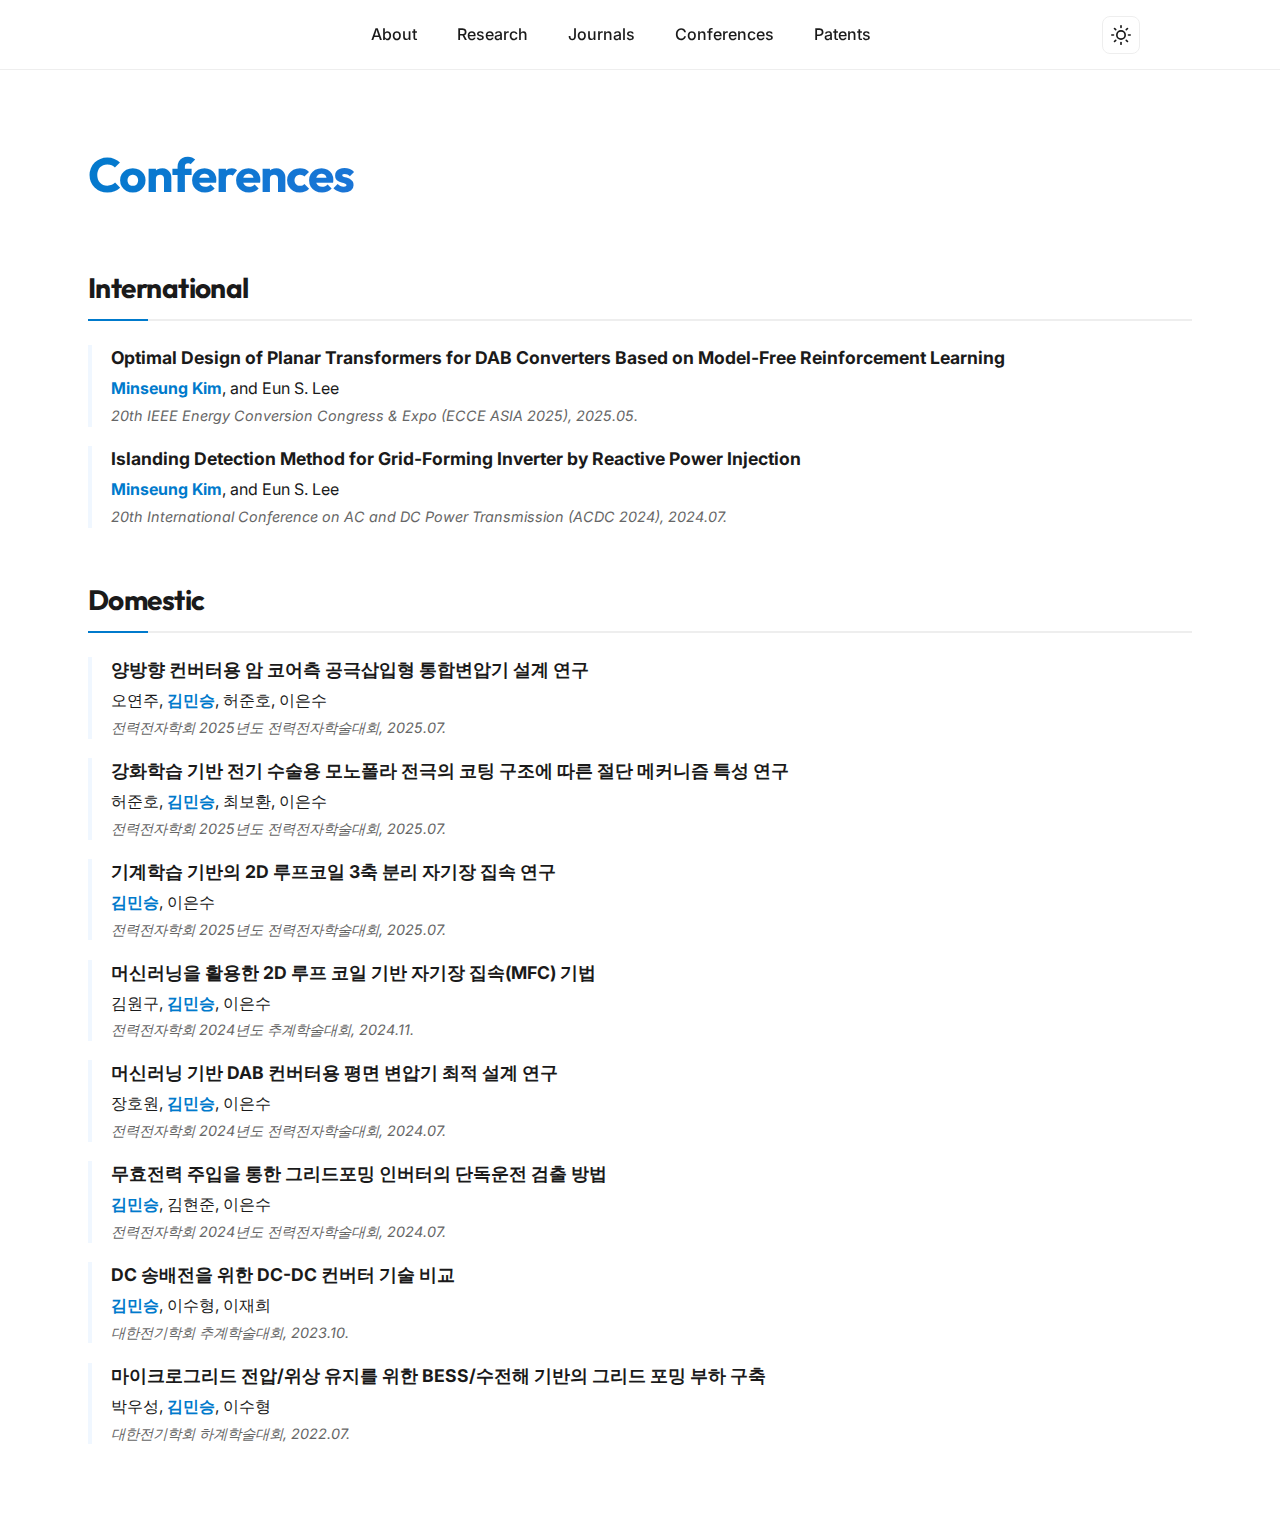
<file: conferences.html>
<!DOCTYPE html>
<html lang="ko">

<head>
    <meta charset="UTF-8" />
    <meta name="viewport" content="width=device-width, initial-scale=1" />
    <title>Conferences | Kim, Minseung</title>
    <link rel="stylesheet" href="styles.css" />
</head>

<body data-theme="light">

    <!-- Navigation Bar -->
    <nav class="top-nav">
        <div class="nav-container">
            <div class="hamburger" id="hamburger">
                <span></span>
                <span></span>
                <span></span>
            </div>
            <ul class="nav-list" id="nav-list">
                <li class="nav-item"><a href="index.html">About</a></li>
                <li class="nav-item"><a href="research.html">Research</a></li>
                <li class="nav-item"><a href="journals.html">Journals</a></li>
                <li class="nav-item"><a href="conferences.html">Conferences</a></li>
                <li class="nav-item"><a href="patents.html">Patents</a></li>
            </ul>
            <button class="theme-toggle" id="theme-toggle" aria-label="Toggle dark mode">
                <svg id="sun-icon" xmlns="http://www.w3.org/2000/svg" width="20" height="20" viewBox="0 0 24 24"
                    fill="none" stroke="currentColor" stroke-width="2" stroke-linecap="round" stroke-linejoin="round">
                    <circle cx="12" cy="12" r="5"></circle>
                    <line x1="12" y1="1" x2="12" y2="3"></line>
                    <line x1="12" y1="21" x2="12" y2="23"></line>
                    <line x1="4.22" y1="4.22" x2="5.64" y2="5.64"></line>
                    <line x1="18.36" y1="18.36" x2="19.78" y2="19.78"></line>
                    <line x1="1" y1="12" x2="3" y2="12"></line>
                    <line x1="21" y1="12" x2="23" y2="12"></line>
                    <line x1="4.22" y1="19.78" x2="5.64" y2="18.36"></line>
                    <line x1="18.36" y1="5.64" x2="19.78" y2="4.22"></line>
                </svg>
                <svg id="moon-icon" style="display:none" xmlns="http://www.w3.org/2000/svg" width="20" height="20"
                    viewBox="0 0 24 24" fill="none" stroke="currentColor" stroke-width="2" stroke-linecap="round"
                    stroke-linejoin="round">
                    <path d="M21 12.79A9 9 0 1 1 11.21 3 7 7 0 0 0 21 12.79z"></path>
                </svg>
            </button>
        </div>
    </nav>

    <main class="content">
        <h1>Conferences</h1>
        <h2>International</h2>
        <div id="intl-conf-list" class="pub-list"></div>

        <h2 style="margin-top: 3rem;">Domestic</h2>
        <div id="dom-conf-list" class="pub-list"></div>
    </main>

    <button class="back-to-top" id="back-to-top" aria-label="Back to top">
        <svg xmlns="http://www.w3.org/2000/svg" width="24" height="24" viewBox="0 0 24 24" fill="none"
            stroke="currentColor" stroke-width="2" stroke-linecap="round" stroke-linejoin="round">
            <line x1="12" y1="19" x2="12" y2="5"></line>
            <polyline points="5 12 12 5 19 12"></polyline>
        </svg>
    </button>

    <script>
        async function loadConferences() {
            try {
                const response = await fetch('data/publications.json');
                const data = await response.json();
                renderList(data.conferences.international, 'intl-conf-list');
                renderList(data.conferences.domestic, 'dom-conf-list');
            } catch (error) {
                console.error('Error loading conferences:', error);
            }
        }

        function renderList(items, containerId) {
            const container = document.getElementById(containerId);
            if (!container) return;
            container.innerHTML = items.map(item => `
                <div class="pub-item">
                    ${item.link ?
                    `<a href="${item.link}" target="_blank" rel="noopener noreferrer" class="pub-title-link">
                            <span class="pub-title">${item.title}</span>
                         </a>` :
                    `<span class="pub-title">${item.title}</span>`
                }
                    ${item.authors ? `<p class="pub-authors">${item.authors}</p>` : ''}
                    <p class="pub-venue">${item.venue}</p>
                </div>
            `).join('');
        }

        loadConferences();

        // Common UI Logic
        const themeToggle = document.getElementById('theme-toggle');
        const sunIcon = document.getElementById('sun-icon');
        const moonIcon = document.getElementById('moon-icon');
        const body = document.body;

        function updateTheme(theme) {
            body.setAttribute('data-theme', theme);
            if (theme === 'dark') {
                sunIcon.style.display = 'none';
                moonIcon.style.display = 'block';
            } else {
                sunIcon.style.display = 'block';
                moonIcon.style.display = 'none';
            }
        }

        themeToggle.addEventListener('click', () => {
            const currentTheme = body.getAttribute('data-theme');
            const newTheme = currentTheme === 'light' ? 'dark' : 'light';
            updateTheme(newTheme);
            localStorage.setItem('theme', newTheme);
        });

        const hamburger = document.getElementById('hamburger');
        const navList = document.getElementById('nav-list');
        hamburger.addEventListener('click', () => {
            navList.classList.toggle('active');
        });

        const backToTop = document.getElementById('back-to-top');
        window.addEventListener('scroll', () => {
            if (window.scrollY > 300) {
                backToTop.classList.add('visible');
            } else {
                backToTop.classList.remove('visible');
            }
        });
        backToTop.addEventListener('click', () => {
            window.scrollTo({ top: 0, behavior: 'smooth' });
        });

        const savedTheme = localStorage.getItem('theme');
        if (savedTheme) updateTheme(savedTheme);
    </script>
</body>

</html>
</file>
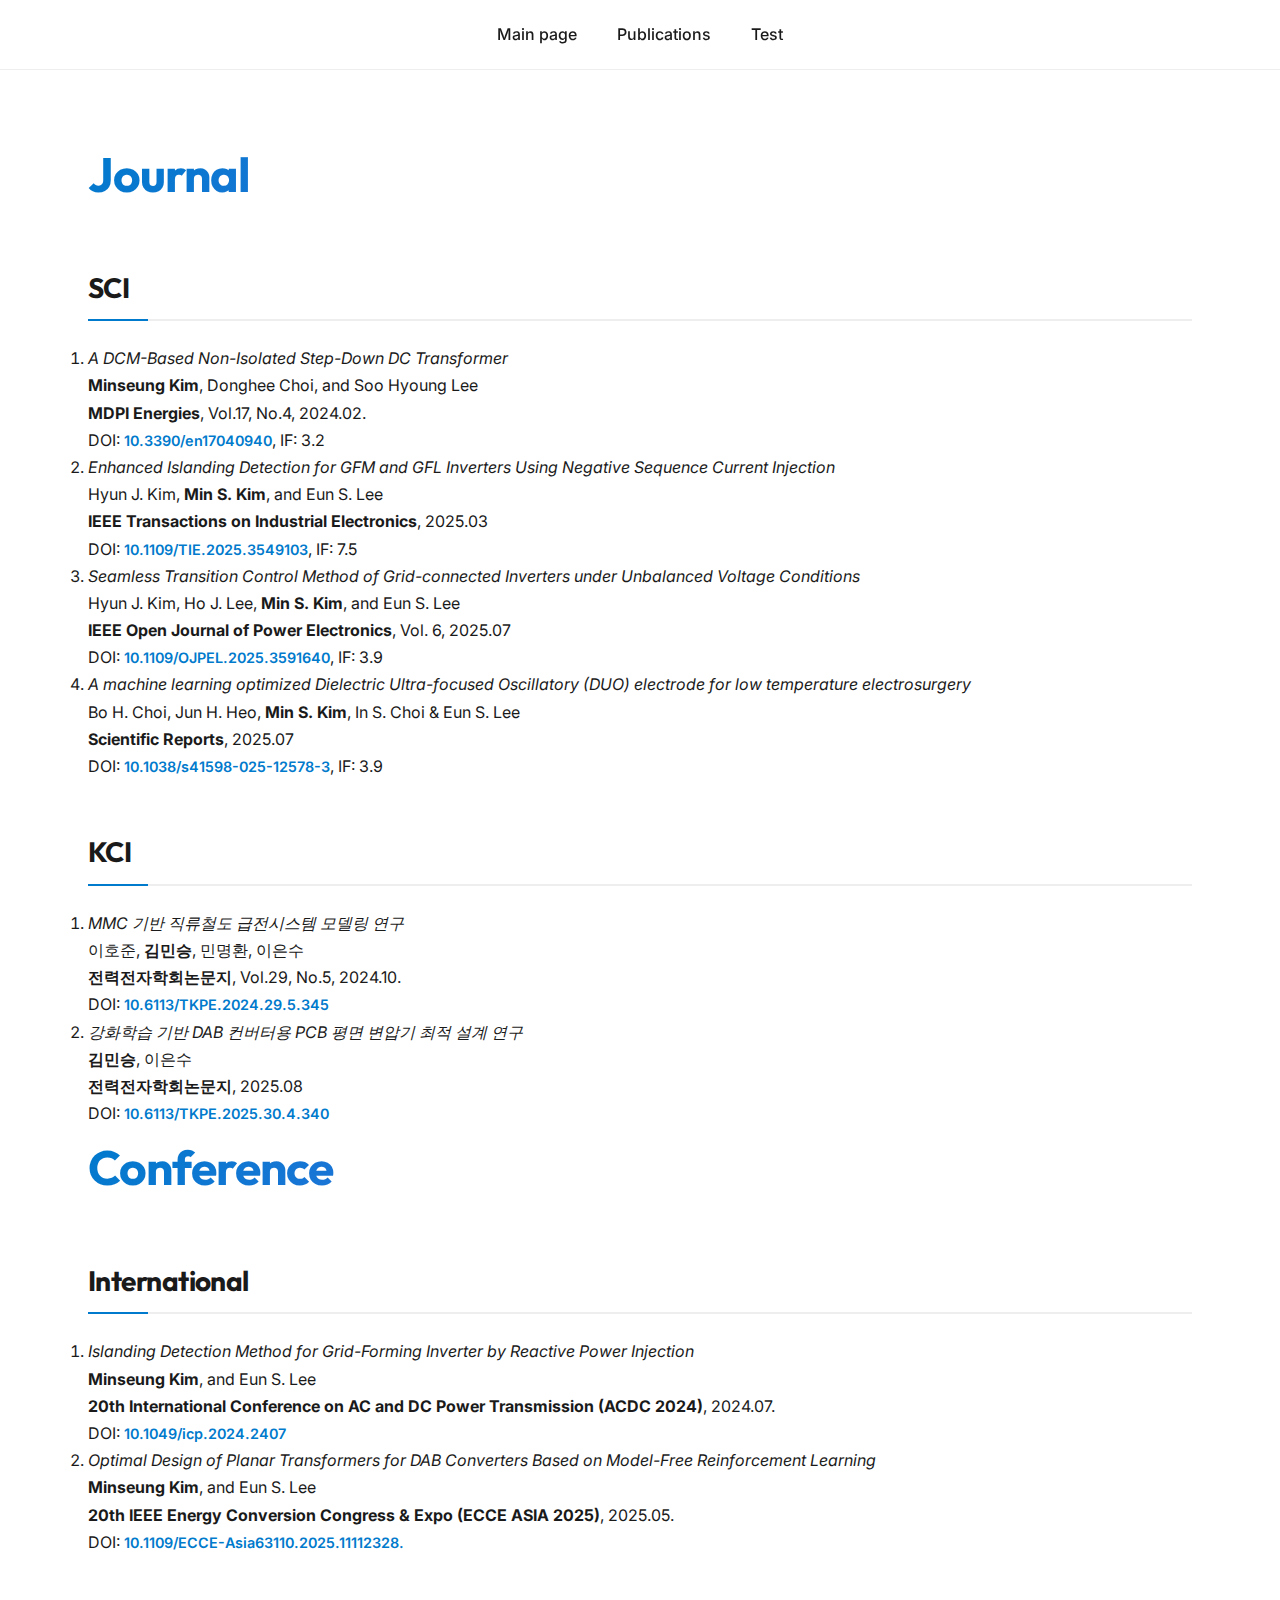
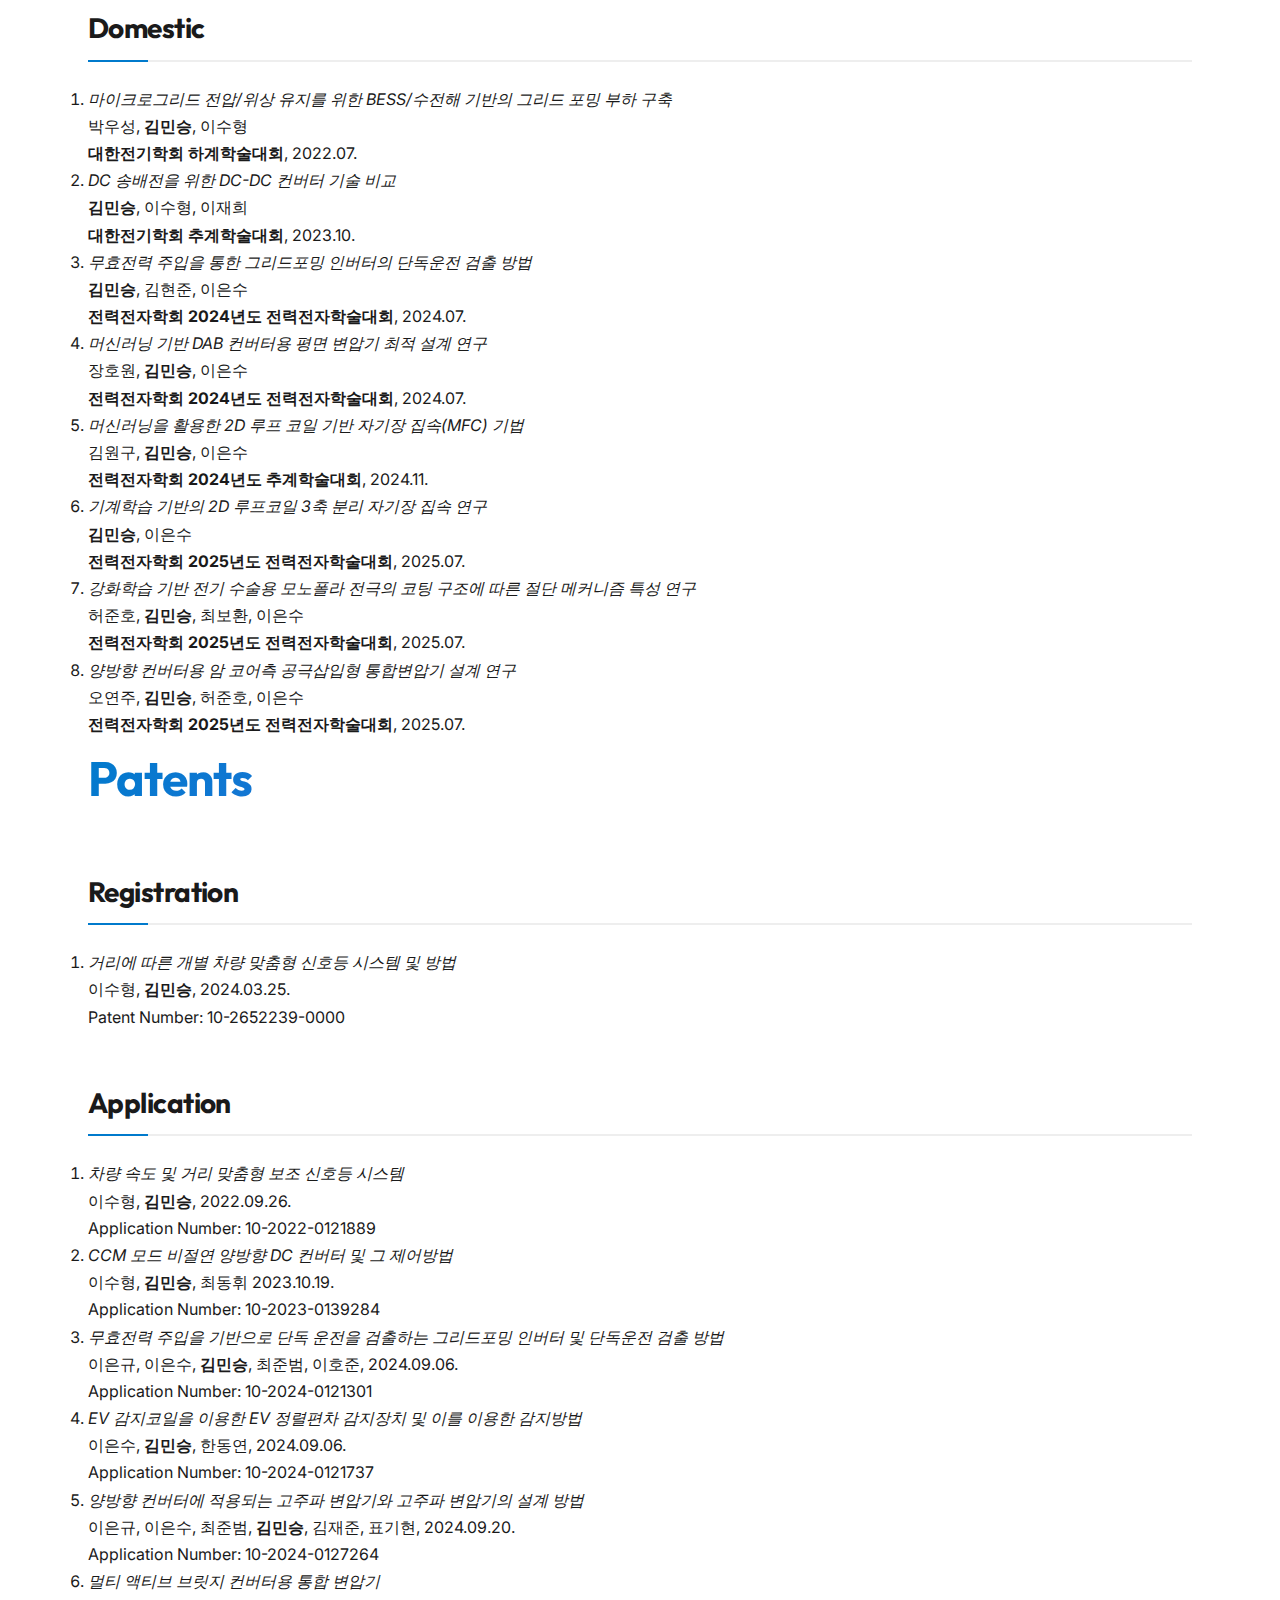
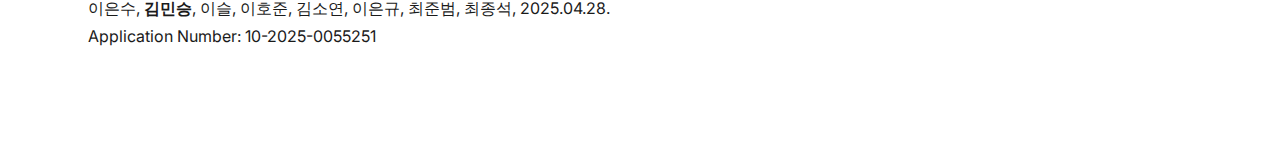
<file: dev.html>
<!DOCTYPE html>
<html lang="ko">
<head>
    <meta charset="UTF-8" />
    <meta name="viewport" content="width=device-width, initial-scale=1" />
    <title>Kim, Minseung - Publications</title>
    <link rel="stylesheet" href="styles.css" />
</head>
<body>

    <!-- 네비게이션 바 -->
    <nav class="top-nav">
    <input type="checkbox" id="menu-toggle" />
    <label for="menu-toggle" class="hamburger">
        <span></span>
    </label>
    <ul class="nav-list">
        <li class="nav-item"><a href="index.html">Main page</a></li>
        <li class="nav-item"><a href="publications.html">Publications</a></li>
        <li class="nav-item"><a href="dev.html">Test</a></li>

    </ul>
    </nav>

    <main class="content">
    <h1>Journal</h1>
    <h2>SCI</h2>
    <ol>
        <li>
            <em>A DCM-Based Non-Isolated Step-Down DC Transformer</em><br />
            <strong>Minseung Kim</strong>, Donghee Choi, and Soo Hyoung Lee<br />
            <strong>MDPI Energies</strong>, Vol.17, No.4, 2024.02.<br />
            DOI:<a href="https://doi.org/10.3390/en17040940" target="_blank" rel="noopener noreferrer" class="paper-link" aria-label="논문 바로가기 (새창 열림)">
            10.3390/en17040940</a>, IF: 3.2
        </li>
        <li>
            <em>Enhanced Islanding Detection for GFM and GFL Inverters Using Negative Sequence Current Injection</em><br />
            Hyun J. Kim, <strong>Min S. Kim</strong>, and Eun S. Lee<br />
            <strong>IEEE Transactions on Industrial Electronics</strong>, 2025.03<br />
            DOI:<a href="https://doi.org/10.1109/TIE.2025.3549103" target="_blank" rel="noopener noreferrer" class="paper-link" aria-label="논문 바로가기 (새창 열림)">
            10.1109/TIE.2025.3549103</a>, IF: 7.5
        </li>
        <li>
            <em>Seamless Transition Control Method of Grid-connected Inverters under Unbalanced Voltage Conditions</em><br />
            Hyun J. Kim, Ho J. Lee, <strong>Min S. Kim</strong>, and Eun S. Lee<br />
            <strong>IEEE Open Journal of Power Electronics</strong>, Vol. 6, 2025.07<br />
            DOI:<a href="https://doi.org/10.1109/OJPEL.2025.3591640" target="_blank" rel="noopener noreferrer" class="paper-link" aria-label="논문 바로가기 (새창 열림)">
            10.1109/OJPEL.2025.3591640</a>, IF: 3.9
        </li>
        <li>
            <em>A machine learning optimized Dielectric Ultra-focused Oscillatory (DUO) electrode for low temperature electrosurgery</em><br />
            Bo H. Choi, Jun H. Heo, <strong>Min S. Kim</strong>, In S. Choi & Eun S. Lee<br />
            <strong>Scientific Reports</strong>, 2025.07<br />
            DOI:<a href="https://doi.org/10.1038/s41598-025-12578-3" target="_blank" rel="noopener noreferrer" class="paper-link" aria-label="논문 바로가기 (새창 열림)">
            10.1038/s41598-025-12578-3</a>, IF: 3.9        
        </li>
        <!--

        <li>
            <em>Deep Q-Network Algorithm Based Planar Transformer Design Optimization for Dual Active Bridge Converter</em><br />
            <strong>Minseung Kim</strong>, Jaehong Kim<br />
            IF: -
        </li>
        <li>
            <em>Reactive Power Sharing Controller for Droop-Controlled Grid-Forming (GFM) Inverters</em><br />
            <strong>Minseung Kim</strong>, Soo Hyoung Lee<br />
            IF: -
        </li> -->
    </ol>

    <h2>KCI</h2>
    <ol>
        <li>
            <em>MMC 기반 직류철도 급전시스템 모델링 연구</em><br />
            이호준, <strong>김민승</strong>, 민명환, 이은수<br />
            <strong>전력전자학회논문지</strong>, Vol.29, No.5, 2024.10.<br />
            DOI:<a href="https://doi.org/10.6113/TKPE.2024.29.5.345" target="_blank" rel="noopener noreferrer" class="paper-link" aria-label="논문 바로가기 (새창 열림)">
            10.6113/TKPE.2024.29.5.345</a>
        </li>
        <li>
            <em>강화학습 기반 DAB 컨버터용 PCB 평면 변압기 최적 설계 연구</em><br />
            <strong>김민승</strong>, 이은수<br />
            <strong>전력전자학회논문지</strong>, 2025.08<br />
            DOI:<a href=" https://doi.org/10.6113/TKPE.2025.30.4.340" target="_blank" rel="noopener noreferrer" class="paper-link" aria-label="논문 바로가기 (새창 열림)">
            10.6113/TKPE.2025.30.4.340</a>
        </li>
    </ol>   
    <h1>Conference</h1>
    <h2>International</h2>
    <ol>
        <li>
            <em>Islanding Detection Method for Grid-Forming Inverter by Reactive Power Injection</em><br />
            <strong>Minseung Kim</strong>, and Eun S. Lee<br />
            <strong>20th International Conference on AC and DC Power Transmission (ACDC 2024)</strong>, 2024.07.<br />
            DOI: <a href="https://doi.org/10.1049/icp.2024.2407" target="_blank" rel="noopener noreferrer" class="paper-link" aria-label="논문 바로가기 (새창 열림)">
            10.1049/icp.2024.2407</a>
        </li>
        <li>
            <em>Optimal Design of Planar Transformers for DAB Converters Based on Model-Free Reinforcement Learning</em><br />
            <strong>Minseung Kim</strong>, and Eun S. Lee<br />
            <strong>20th IEEE Energy Conversion Congress & Expo (ECCE ASIA 2025)</strong>, 2025.05.<br />
            DOI: <a href="https://doi.org/10.1109/ECCE-Asia63110.2025.11112328." target="_blank" rel="noopener noreferrer" class="paper-link" aria-label="논문 바로가기 (새창 열림)">
            10.1109/ECCE-Asia63110.2025.11112328.</a>
        </li>
    </ol>   
    <h2>Domestic</h2>
    <ol>
        <li>
            <em>마이크로그리드 전압/위상 유지를 위한 BESS/수전해 기반의 그리드 포밍 부하 구축</em><br />
            박우성, <strong>김민승</strong>, 이수형<br />
            <strong>대한전기학회 하계학술대회</strong>, 2022.07.
        </li>
        <li>
            <em>DC 송배전을 위한 DC-DC 컨버터 기술 비교</em><br />
            <strong>김민승</strong>, 이수형, 이재희<br />
            <strong>대한전기학회 추계학술대회</strong>, 2023.10.
        </li>
        <li>
            <em>무효전력 주입을 통한 그리드포밍 인버터의 단독운전 검출 방법</em><br />
            <strong>김민승</strong>, 김현준, 이은수<br />
            <strong>전력전자학회 2024년도 전력전자학술대회</strong>, 2024.07.
        </li>
        <li>
            <em>머신러닝 기반 DAB 컨버터용 평면 변압기 최적 설계 연구</em><br />
            장호원, <strong>김민승</strong>, 이은수<br />
            <strong>전력전자학회 2024년도 전력전자학술대회</strong>, 2024.07.
        </li>
        <li>
            <em>머신러닝을 활용한 2D 루프 코일 기반 자기장 집속(MFC) 기법</em><br />
            김원구, <strong>김민승</strong>, 이은수<br />
            <strong>전력전자학회 2024년도 추계학술대회</strong>, 2024.11.
        </li>
        <li>
            <em>기계학습 기반의 2D 루프코일 3축 분리 자기장 집속 연구</em><br />
            <strong>김민승</strong>, 이은수<br />
            <strong>전력전자학회 2025년도 전력전자학술대회</strong>, 2025.07.
        </li>
        <li>
            <em>강화학습 기반 전기 수술용 모노폴라 전극의 코팅 구조에 따른 절단 메커니즘 특성 연구</em><br />
            허준호, <strong>김민승</strong>, 최보환, 이은수<br />
            <strong>전력전자학회 2025년도 전력전자학술대회</strong>, 2025.07.
        </li>
        <li>
            <em>양방향 컨버터용 암 코어측 공극삽입형 통합변압기 설계 연구</em><br />
            오연주, <strong>김민승</strong>, 허준호, 이은수<br />
            <strong>전력전자학회 2025년도 전력전자학술대회</strong>, 2025.07.
        </li>

    </ol>   
    <h1>Patents</h1>
    <h2>Registration</h2>
    <ol>
        <li>
            <em>거리에 따른 개별 차량 맞춤형 신호등 시스템 및 방법</em><br />
            이수형, <strong>김민승</strong>, 2024.03.25.<br />
            Patent Number: 10-2652239-0000
        </li>
    </ol>   
    <h2>Application</h2>
    <ol>
        <li>
            <em>차량 속도 및 거리 맞춤형 보조 신호등 시스템</em><br />
            이수형, <strong>김민승</strong>, 2022.09.26.<br />
            Application Number: 10-2022-0121889
        </li>
        <li>
            <em>CCM 모드 비절연 양방향 DC 컨버터 및 그 제어방법</em><br />
            이수형, <strong>김민승</strong>, 최동휘 2023.10.19.<br />
            Application Number: 10-2023-0139284
        </li>
        <li>
            <em>무효전력 주입을 기반으로 단독 운전을 검출하는 그리드포밍 인버터 및 단독운전 검출 방법</em><br />
            이은규, 이은수, <strong>김민승</strong>, 최준범, 이호준, 2024.09.06.<br />
            Application Number: 10-2024-0121301
        </li>
        <li>
            <em>EV 감지코일을 이용한 EV 정렬편차 감지장치 및 이를 이용한 감지방법</em><br />
            이은수, <strong>김민승</strong>, 한동연, 2024.09.06.<br />
            Application Number: 10-2024-0121737
        </li>
        <li>
            <em>양방향 컨버터에 적용되는 고주파 변압기와 고주파 변압기의 설계 방법</em><br />
            이은규, 이은수, 최준범, <strong>김민승</strong>, 김재준, 표기현, 2024.09.20.<br />
            Application Number: 10-2024-0127264
        </li>
        <li>
            <em>멀티 액티브 브릿지 컨버터용 통합 변압기</em><br />
            이은수, <strong>김민승</strong>, 이슬, 이호준, 김소연, 이은규, 최준범, 최종석, 2025.04.28.<br />
            Application Number: 10-2025-0055251
        </li>
    </ol>   
    </main>

</body>
</html>
</file>
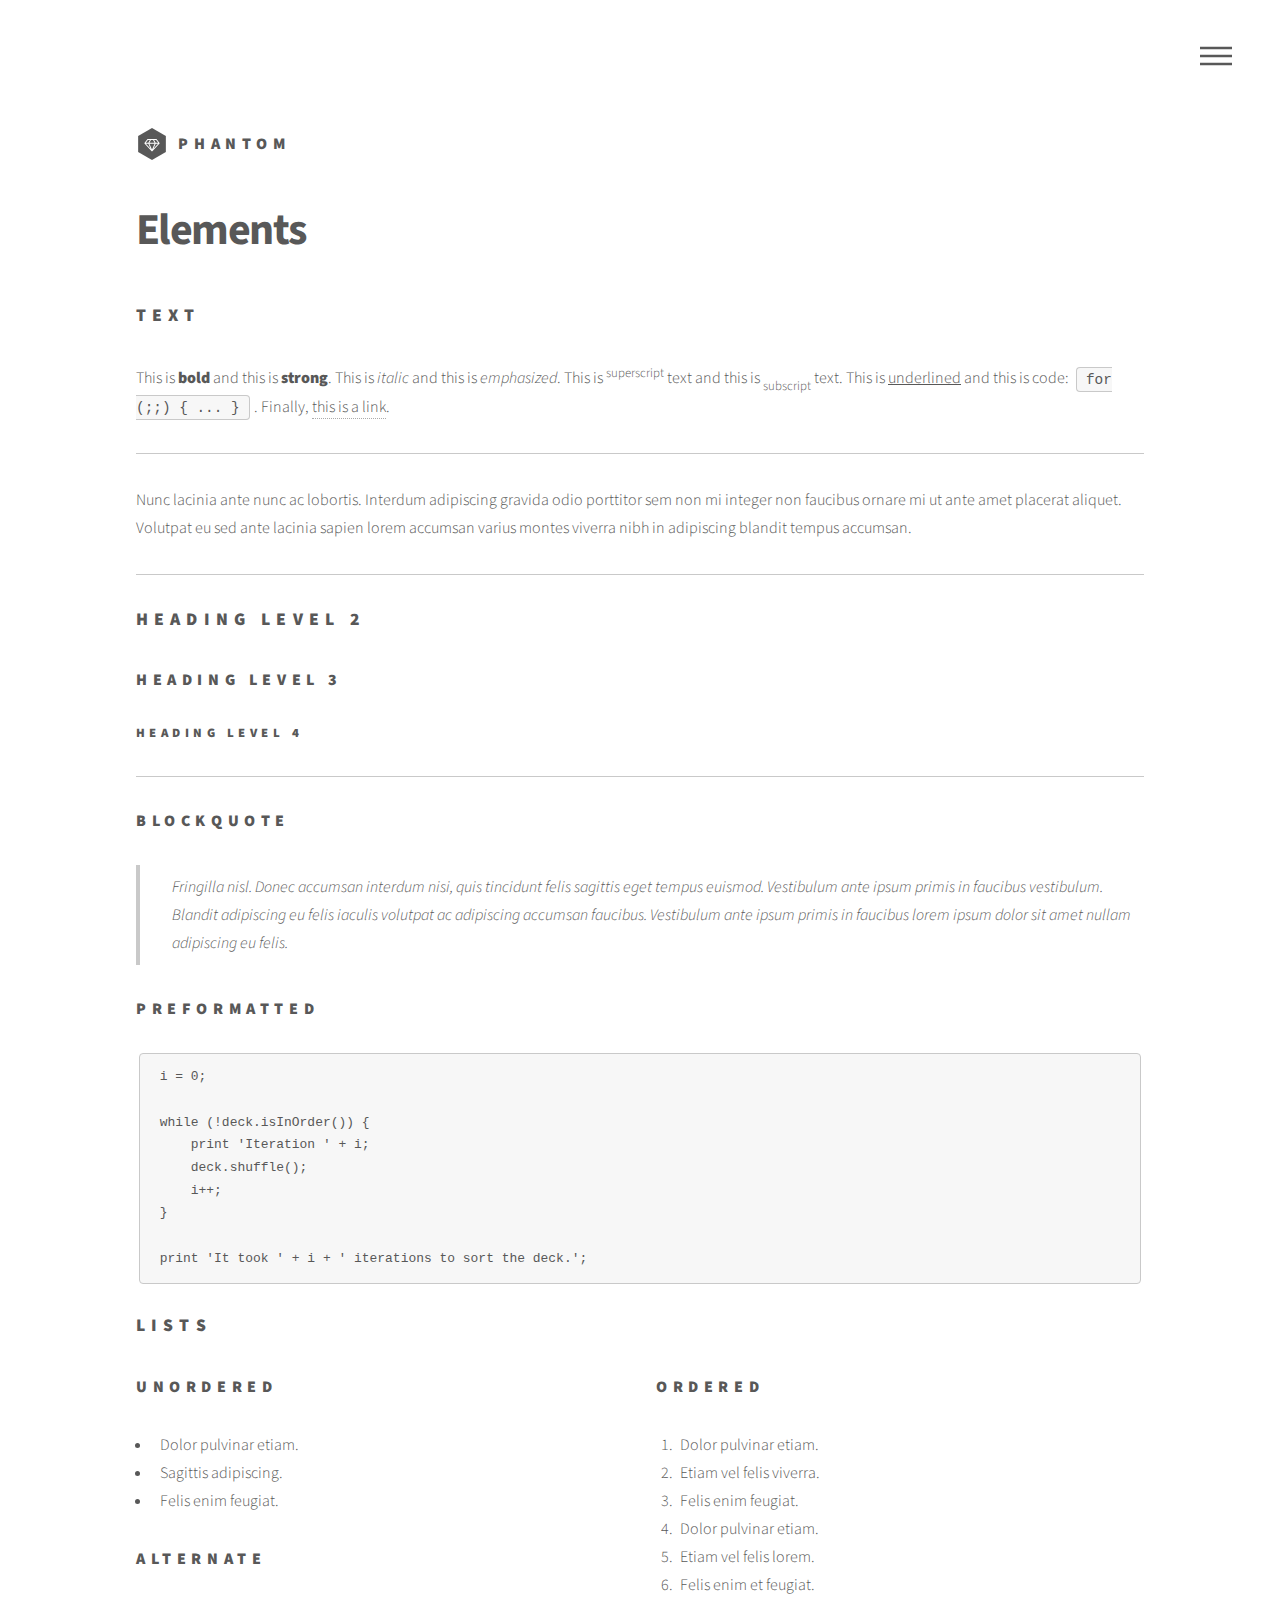
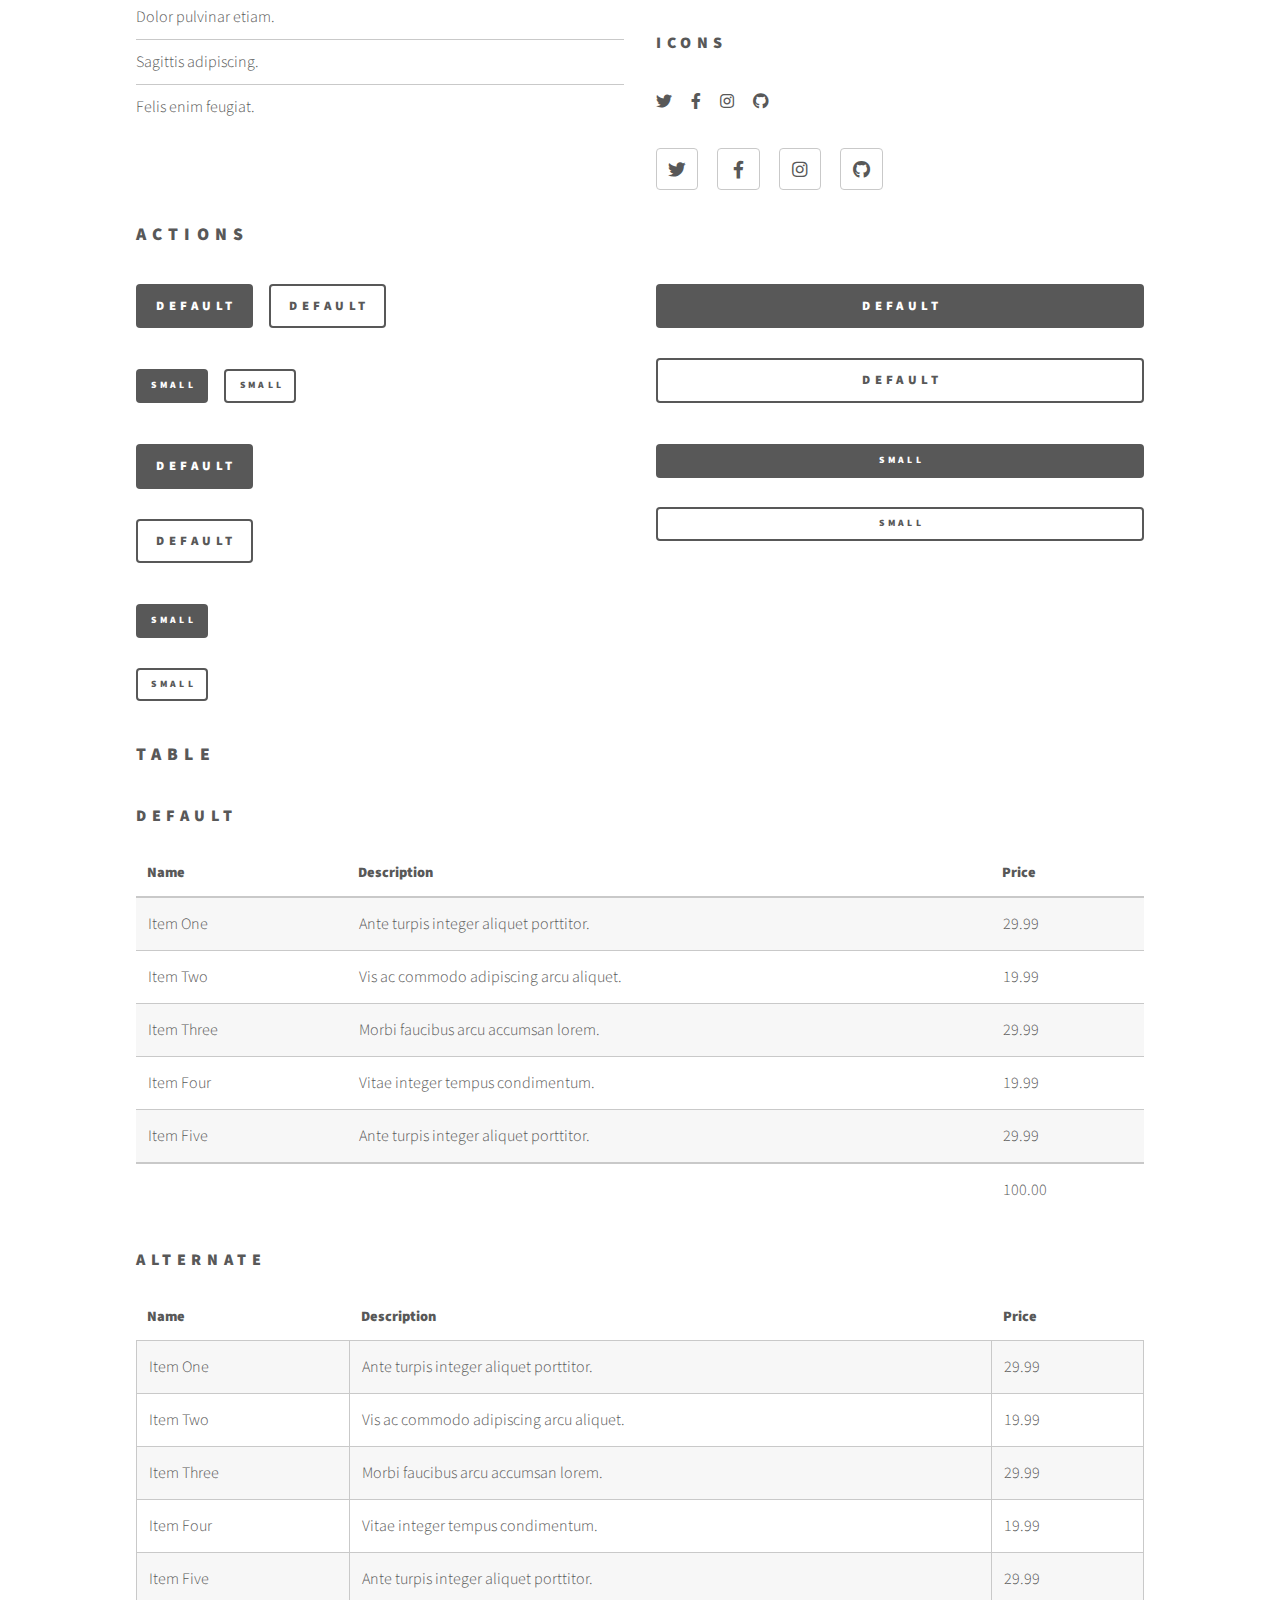
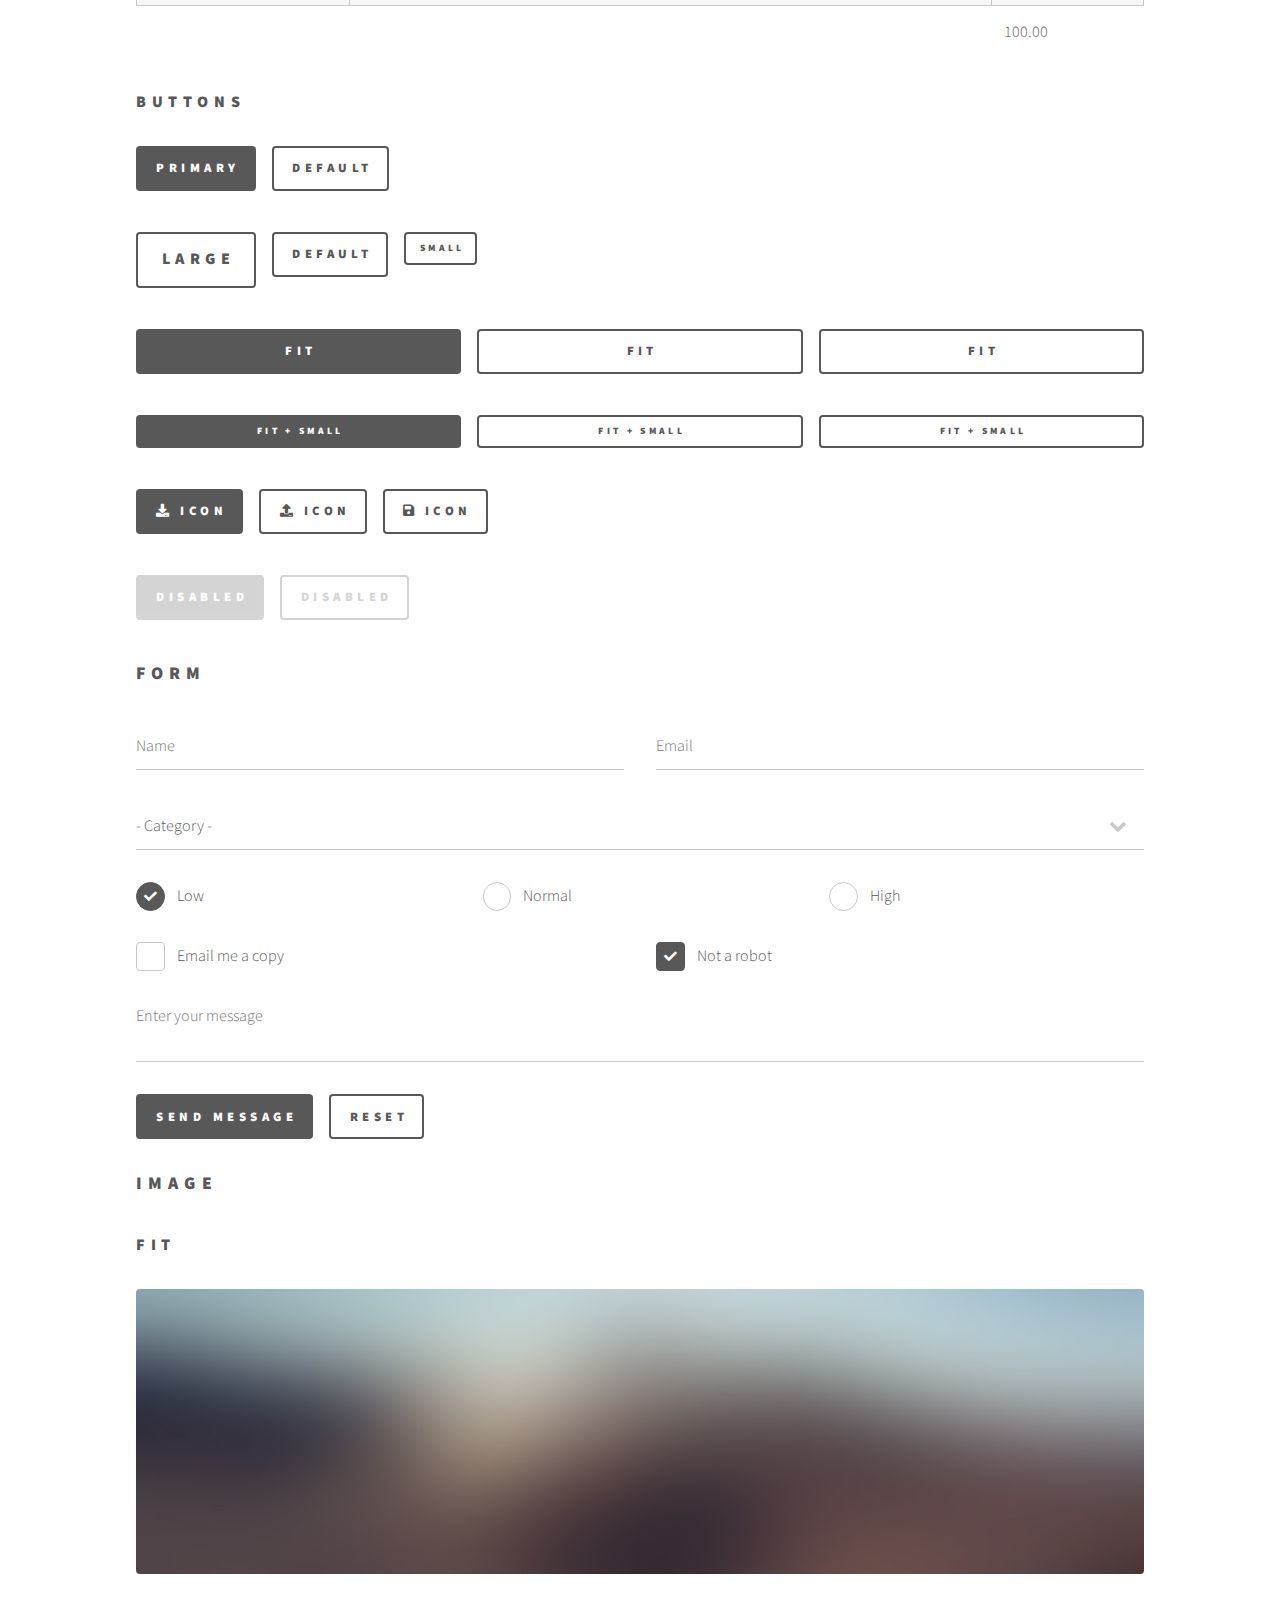
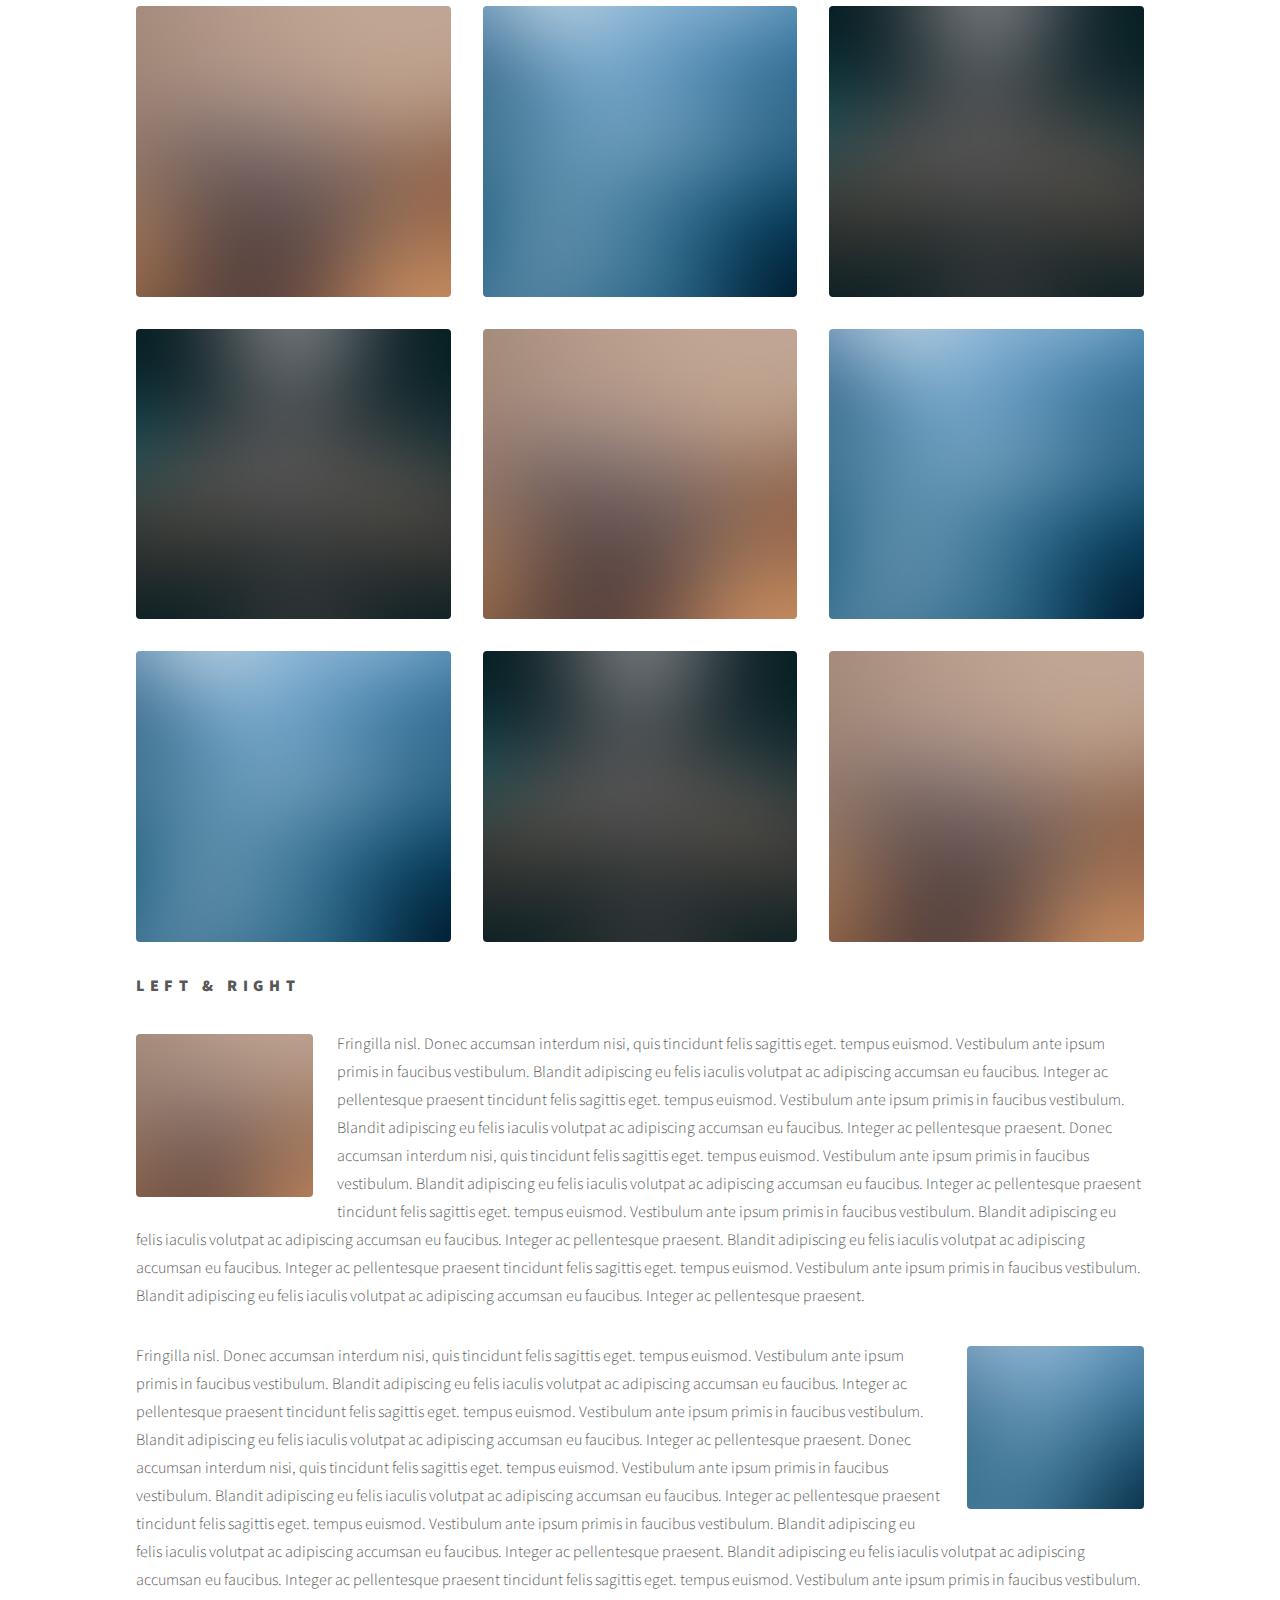
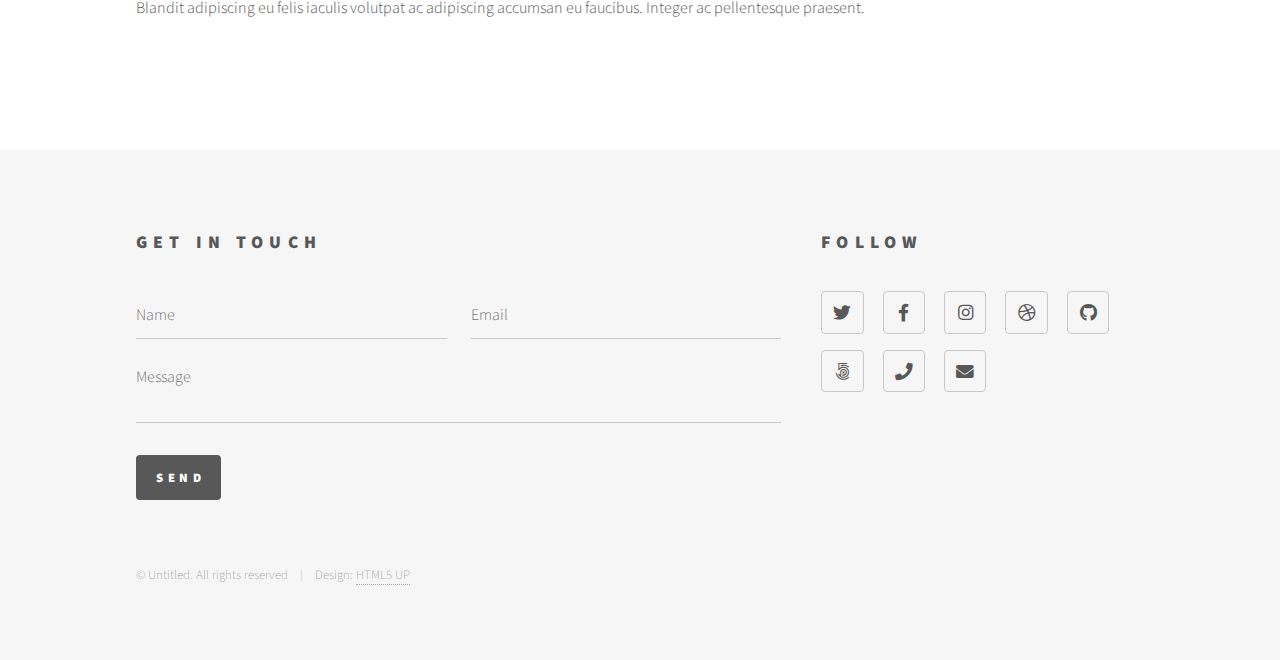
<file: elements.html>
<!DOCTYPE HTML>
<!--
	Phantom by HTML5 UP
	html5up.net | @ajlkn
	Free for personal and commercial use under the CCA 3.0 license (html5up.net/license)
-->
<html>
	<head>
		<title>Elements - Phantom by HTML5 UP</title>
		<meta charset="utf-8" />
		<meta name="viewport" content="width=device-width, initial-scale=1, user-scalable=no" />
		<link rel="stylesheet" href="assets/css/main.css" />
		<noscript><link rel="stylesheet" href="assets/css/noscript.css" /></noscript>
	</head>
	<body class="is-preload">
		<!-- Wrapper -->
			<div id="wrapper">

				<!-- Header -->
					<header id="header">
						<div class="inner">

							<!-- Logo -->
								<a href="index.html" class="logo">
									<span class="symbol"><img src="images/logo.svg" alt="" /></span><span class="title">Phantom</span>
								</a>

							<!-- Nav -->
								<nav>
									<ul>
										<li><a href="#menu">Menu</a></li>
									</ul>
								</nav>

						</div>
					</header>

				<!-- Menu -->
					<nav id="menu">
						<h2>Menu</h2>
						<ul>
							<li><a href="index.html">Home</a></li>
							<li><a href="generic.html">Ipsum veroeros</a></li>
							<li><a href="generic.html">Tempus etiam</a></li>
							<li><a href="generic.html">Consequat dolor</a></li>
							<li><a href="elements.html">Elements</a></li>
						</ul>
					</nav>

				<!-- Main -->
					<div id="main">
						<div class="inner">
							<h1>Elements</h1>

							<!-- Text -->
								<section>
									<h2>Text</h2>
									<p>This is <b>bold</b> and this is <strong>strong</strong>. This is <i>italic</i> and this is <em>emphasized</em>.
									This is <sup>superscript</sup> text and this is <sub>subscript</sub> text.
									This is <u>underlined</u> and this is code: <code>for (;;) { ... }</code>. Finally, <a href="#">this is a link</a>.</p>
									<hr />
									<p>Nunc lacinia ante nunc ac lobortis. Interdum adipiscing gravida odio porttitor sem non mi integer non faucibus ornare mi ut ante amet placerat aliquet. Volutpat eu sed ante lacinia sapien lorem accumsan varius montes viverra nibh in adipiscing blandit tempus accumsan.</p>
									<hr />
									<h2>Heading Level 2</h2>
									<h3>Heading Level 3</h3>
									<h4>Heading Level 4</h4>
									<hr />
									<h3>Blockquote</h3>
									<blockquote>Fringilla nisl. Donec accumsan interdum nisi, quis tincidunt felis sagittis eget tempus euismod. Vestibulum ante ipsum primis in faucibus vestibulum. Blandit adipiscing eu felis iaculis volutpat ac adipiscing accumsan faucibus. Vestibulum ante ipsum primis in faucibus lorem ipsum dolor sit amet nullam adipiscing eu felis.</blockquote>
									<h3>Preformatted</h3>
									<pre><code>i = 0;

while (!deck.isInOrder()) {
    print 'Iteration ' + i;
    deck.shuffle();
    i++;
}

print 'It took ' + i + ' iterations to sort the deck.';</code></pre>
								</section>

							<!-- Lists -->
								<section>
									<h2>Lists</h2>
									<div class="row">
										<div class="col-6 col-12-medium">
											<h3>Unordered</h3>
											<ul>
												<li>Dolor pulvinar etiam.</li>
												<li>Sagittis adipiscing.</li>
												<li>Felis enim feugiat.</li>
											</ul>
											<h3>Alternate</h3>
											<ul class="alt">
												<li>Dolor pulvinar etiam.</li>
												<li>Sagittis adipiscing.</li>
												<li>Felis enim feugiat.</li>
											</ul>
										</div>
										<div class="col-6 col-12-medium">
											<h3>Ordered</h3>
											<ol>
												<li>Dolor pulvinar etiam.</li>
												<li>Etiam vel felis viverra.</li>
												<li>Felis enim feugiat.</li>
												<li>Dolor pulvinar etiam.</li>
												<li>Etiam vel felis lorem.</li>
												<li>Felis enim et feugiat.</li>
											</ol>
											<h3>Icons</h3>
											<ul class="icons">
												<li><a href="#" class="icon brands style1 fa-twitter"><span class="label">Twitter</span></a></li>
												<li><a href="#" class="icon brands style1 fa-facebook-f"><span class="label">Facebook</span></a></li>
												<li><a href="#" class="icon brands style1 fa-instagram"><span class="label">Instagram</span></a></li>
												<li><a href="#" class="icon brands style1 fa-github"><span class="label">Github</span></a></li>
											</ul>
											<ul class="icons">
												<li><a href="#" class="icon brands style2 fa-twitter"><span class="label">Twitter</span></a></li>
												<li><a href="#" class="icon brands style2 fa-facebook-f"><span class="label">Facebook</span></a></li>
												<li><a href="#" class="icon brands style2 fa-instagram"><span class="label">Instagram</span></a></li>
												<li><a href="#" class="icon brands style2 fa-github"><span class="label">Github</span></a></li>
											</ul>
										</div>
									</div>
									<h2>Actions</h2>
									<div class="row">
										<div class="col-6 col-12-medium">
											<ul class="actions">
												<li><a href="#" class="button primary">Default</a></li>
												<li><a href="#" class="button">Default</a></li>
											</ul>
											<ul class="actions small">
												<li><a href="#" class="button primary small">Small</a></li>
												<li><a href="#" class="button small">Small</a></li>
											</ul>
											<ul class="actions stacked">
												<li><a href="#" class="button primary">Default</a></li>
												<li><a href="#" class="button">Default</a></li>
											</ul>
											<ul class="actions stacked">
												<li><a href="#" class="button primary small">Small</a></li>
												<li><a href="#" class="button small">Small</a></li>
											</ul>
										</div>
										<div class="col-6 col-12-medium">
											<ul class="actions stacked">
												<li><a href="#" class="button primary fit">Default</a></li>
												<li><a href="#" class="button fit">Default</a></li>
											</ul>
											<ul class="actions stacked">
												<li><a href="#" class="button primary small fit">Small</a></li>
												<li><a href="#" class="button small fit">Small</a></li>
											</ul>
										</div>
									</div>
								</section>

							<!-- Table -->
								<section>
									<h2>Table</h2>
									<h3>Default</h3>
									<div class="table-wrapper">
										<table>
											<thead>
												<tr>
													<th>Name</th>
													<th>Description</th>
													<th>Price</th>
												</tr>
											</thead>
											<tbody>
												<tr>
													<td>Item One</td>
													<td>Ante turpis integer aliquet porttitor.</td>
													<td>29.99</td>
												</tr>
												<tr>
													<td>Item Two</td>
													<td>Vis ac commodo adipiscing arcu aliquet.</td>
													<td>19.99</td>
												</tr>
												<tr>
													<td>Item Three</td>
													<td> Morbi faucibus arcu accumsan lorem.</td>
													<td>29.99</td>
												</tr>
												<tr>
													<td>Item Four</td>
													<td>Vitae integer tempus condimentum.</td>
													<td>19.99</td>
												</tr>
												<tr>
													<td>Item Five</td>
													<td>Ante turpis integer aliquet porttitor.</td>
													<td>29.99</td>
												</tr>
											</tbody>
											<tfoot>
												<tr>
													<td colspan="2"></td>
													<td>100.00</td>
												</tr>
											</tfoot>
										</table>
									</div>

									<h3>Alternate</h3>
									<div class="table-wrapper">
										<table class="alt">
											<thead>
												<tr>
													<th>Name</th>
													<th>Description</th>
													<th>Price</th>
												</tr>
											</thead>
											<tbody>
												<tr>
													<td>Item One</td>
													<td>Ante turpis integer aliquet porttitor.</td>
													<td>29.99</td>
												</tr>
												<tr>
													<td>Item Two</td>
													<td>Vis ac commodo adipiscing arcu aliquet.</td>
													<td>19.99</td>
												</tr>
												<tr>
													<td>Item Three</td>
													<td> Morbi faucibus arcu accumsan lorem.</td>
													<td>29.99</td>
												</tr>
												<tr>
													<td>Item Four</td>
													<td>Vitae integer tempus condimentum.</td>
													<td>19.99</td>
												</tr>
												<tr>
													<td>Item Five</td>
													<td>Ante turpis integer aliquet porttitor.</td>
													<td>29.99</td>
												</tr>
											</tbody>
											<tfoot>
												<tr>
													<td colspan="2"></td>
													<td>100.00</td>
												</tr>
											</tfoot>
										</table>
									</div>
								</section>

							<!-- Buttons -->
								<section>
									<h3>Buttons</h3>
									<ul class="actions">
										<li><a href="#" class="button primary">Primary</a></li>
										<li><a href="#" class="button">Default</a></li>
									</ul>
									<ul class="actions">
										<li><a href="#" class="button large">Large</a></li>
										<li><a href="#" class="button">Default</a></li>
										<li><a href="#" class="button small">Small</a></li>
									</ul>
									<ul class="actions fit">
										<li><a href="#" class="button primary fit">Fit</a></li>
										<li><a href="#" class="button fit">Fit</a></li>
										<li><a href="#" class="button fit">Fit</a></li>
									</ul>
									<ul class="actions fit small">
										<li><a href="#" class="button primary fit small">Fit + Small</a></li>
										<li><a href="#" class="button fit small">Fit + Small</a></li>
										<li><a href="#" class="button fit small">Fit + Small</a></li>
									</ul>
									<ul class="actions">
										<li><a href="#" class="button primary icon solid fa-download">Icon</a></li>
										<li><a href="#" class="button icon solid fa-upload">Icon</a></li>
										<li><a href="#" class="button icon solid fa-save">Icon</a></li>
									</ul>
									<ul class="actions">
										<li><span class="button primary disabled">Disabled</span></li>
										<li><span class="button disabled">Disabled</span></li>
									</ul>
								</section>

							<!-- Form -->
								<section>
									<h2>Form</h2>
									<form method="post" action="#">
										<div class="row gtr-uniform">
											<div class="col-6 col-12-xsmall">
												<input type="text" name="demo-name" id="demo-name" value="" placeholder="Name" />
											</div>
											<div class="col-6 col-12-xsmall">
												<input type="email" name="demo-email" id="demo-email" value="" placeholder="Email" />
											</div>
											<div class="col-12">
												<select name="demo-category" id="demo-category">
													<option value="">- Category -</option>
													<option value="1">Manufacturing</option>
													<option value="1">Shipping</option>
													<option value="1">Administration</option>
													<option value="1">Human Resources</option>
												</select>
											</div>
											<div class="col-4 col-12-small">
												<input type="radio" id="demo-priority-low" name="demo-priority" checked>
												<label for="demo-priority-low">Low</label>
											</div>
											<div class="col-4 col-12-small">
												<input type="radio" id="demo-priority-normal" name="demo-priority">
												<label for="demo-priority-normal">Normal</label>
											</div>
											<div class="col-4 col-12-small">
												<input type="radio" id="demo-priority-high" name="demo-priority">
												<label for="demo-priority-high">High</label>
											</div>
											<div class="col-6 col-12-small">
												<input type="checkbox" id="demo-copy" name="demo-copy">
												<label for="demo-copy">Email me a copy</label>
											</div>
											<div class="col-6 col-12-small">
												<input type="checkbox" id="demo-human" name="demo-human" checked>
												<label for="demo-human">Not a robot</label>
											</div>
											<div class="col-12">
												<textarea name="demo-message" id="demo-message" placeholder="Enter your message" rows="6"></textarea>
											</div>
											<div class="col-12">
												<ul class="actions">
													<li><input type="submit" value="Send Message" class="primary" /></li>
													<li><input type="reset" value="Reset" /></li>
												</ul>
											</div>
										</div>
									</form>
								</section>

							<!-- Image -->
								<section>
									<h2>Image</h2>
									<h3>Fit</h3>
									<div class="box alt">
										<div class="row gtr-uniform">
											<div class="col-12"><span class="image fit"><img src="images/pic13.jpg" alt="" /></span></div>
											<div class="col-4"><span class="image fit"><img src="images/pic01.jpg" alt="" /></span></div>
											<div class="col-4"><span class="image fit"><img src="images/pic02.jpg" alt="" /></span></div>
											<div class="col-4"><span class="image fit"><img src="images/pic03.jpg" alt="" /></span></div>
											<div class="col-4"><span class="image fit"><img src="images/pic03.jpg" alt="" /></span></div>
											<div class="col-4"><span class="image fit"><img src="images/pic01.jpg" alt="" /></span></div>
											<div class="col-4"><span class="image fit"><img src="images/pic02.jpg" alt="" /></span></div>
											<div class="col-4"><span class="image fit"><img src="images/pic02.jpg" alt="" /></span></div>
											<div class="col-4"><span class="image fit"><img src="images/pic03.jpg" alt="" /></span></div>
											<div class="col-4"><span class="image fit"><img src="images/pic01.jpg" alt="" /></span></div>
										</div>
									</div>
									<h3>Left &amp; Right</h3>
									<p><span class="image left"><img src="images/pic14.jpg" alt="" /></span>Fringilla nisl. Donec accumsan interdum nisi, quis tincidunt felis sagittis eget. tempus euismod. Vestibulum ante ipsum primis in faucibus vestibulum. Blandit adipiscing eu felis iaculis volutpat ac adipiscing accumsan eu faucibus. Integer ac pellentesque praesent tincidunt felis sagittis eget. tempus euismod. Vestibulum ante ipsum primis in faucibus vestibulum. Blandit adipiscing eu felis iaculis volutpat ac adipiscing accumsan eu faucibus. Integer ac pellentesque praesent. Donec accumsan interdum nisi, quis tincidunt felis sagittis eget. tempus euismod. Vestibulum ante ipsum primis in faucibus vestibulum. Blandit adipiscing eu felis iaculis volutpat ac adipiscing accumsan eu faucibus. Integer ac pellentesque praesent tincidunt felis sagittis eget. tempus euismod. Vestibulum ante ipsum primis in faucibus vestibulum. Blandit adipiscing eu felis iaculis volutpat ac adipiscing accumsan eu faucibus. Integer ac pellentesque praesent. Blandit adipiscing eu felis iaculis volutpat ac adipiscing accumsan eu faucibus. Integer ac pellentesque praesent tincidunt felis sagittis eget. tempus euismod. Vestibulum ante ipsum primis in faucibus vestibulum. Blandit adipiscing eu felis iaculis volutpat ac adipiscing accumsan eu faucibus. Integer ac pellentesque praesent.</p>
									<p><span class="image right"><img src="images/pic15.jpg" alt="" /></span>Fringilla nisl. Donec accumsan interdum nisi, quis tincidunt felis sagittis eget. tempus euismod. Vestibulum ante ipsum primis in faucibus vestibulum. Blandit adipiscing eu felis iaculis volutpat ac adipiscing accumsan eu faucibus. Integer ac pellentesque praesent tincidunt felis sagittis eget. tempus euismod. Vestibulum ante ipsum primis in faucibus vestibulum. Blandit adipiscing eu felis iaculis volutpat ac adipiscing accumsan eu faucibus. Integer ac pellentesque praesent. Donec accumsan interdum nisi, quis tincidunt felis sagittis eget. tempus euismod. Vestibulum ante ipsum primis in faucibus vestibulum. Blandit adipiscing eu felis iaculis volutpat ac adipiscing accumsan eu faucibus. Integer ac pellentesque praesent tincidunt felis sagittis eget. tempus euismod. Vestibulum ante ipsum primis in faucibus vestibulum. Blandit adipiscing eu felis iaculis volutpat ac adipiscing accumsan eu faucibus. Integer ac pellentesque praesent. Blandit adipiscing eu felis iaculis volutpat ac adipiscing accumsan eu faucibus. Integer ac pellentesque praesent tincidunt felis sagittis eget. tempus euismod. Vestibulum ante ipsum primis in faucibus vestibulum. Blandit adipiscing eu felis iaculis volutpat ac adipiscing accumsan eu faucibus. Integer ac pellentesque praesent.</p>
								</section>

						</div>
					</div>

				<!-- Footer -->
					<footer id="footer">
						<div class="inner">
							<section>
								<h2>Get in touch</h2>
								<form method="post" action="#">
									<div class="fields">
										<div class="field half">
											<input type="text" name="name" id="name" placeholder="Name" />
										</div>
										<div class="field half">
											<input type="email" name="email" id="email" placeholder="Email" />
										</div>
										<div class="field">
											<textarea name="message" id="message" placeholder="Message"></textarea>
										</div>
									</div>
									<ul class="actions">
										<li><input type="submit" value="Send" class="primary" /></li>
									</ul>
								</form>
							</section>
							<section>
								<h2>Follow</h2>
								<ul class="icons">
									<li><a href="#" class="icon brands style2 fa-twitter"><span class="label">Twitter</span></a></li>
									<li><a href="#" class="icon brands style2 fa-facebook-f"><span class="label">Facebook</span></a></li>
									<li><a href="#" class="icon brands style2 fa-instagram"><span class="label">Instagram</span></a></li>
									<li><a href="#" class="icon brands style2 fa-dribbble"><span class="label">Dribbble</span></a></li>
									<li><a href="#" class="icon brands style2 fa-github"><span class="label">GitHub</span></a></li>
									<li><a href="#" class="icon brands style2 fa-500px"><span class="label">500px</span></a></li>
									<li><a href="#" class="icon solid style2 fa-phone"><span class="label">Phone</span></a></li>
									<li><a href="#" class="icon solid style2 fa-envelope"><span class="label">Email</span></a></li>
								</ul>
							</section>
							<ul class="copyright">
								<li>&copy; Untitled. All rights reserved</li><li>Design: <a href="http://html5up.net">HTML5 UP</a></li>
							</ul>
						</div>
					</footer>

			</div>

		<!-- Scripts -->
			<script src="assets/js/jquery.min.js"></script>
			<script src="assets/js/browser.min.js"></script>
			<script src="assets/js/breakpoints.min.js"></script>
			<script src="assets/js/util.js"></script>
			<script src="assets/js/main.js"></script>

	</body>
</html>
</file>
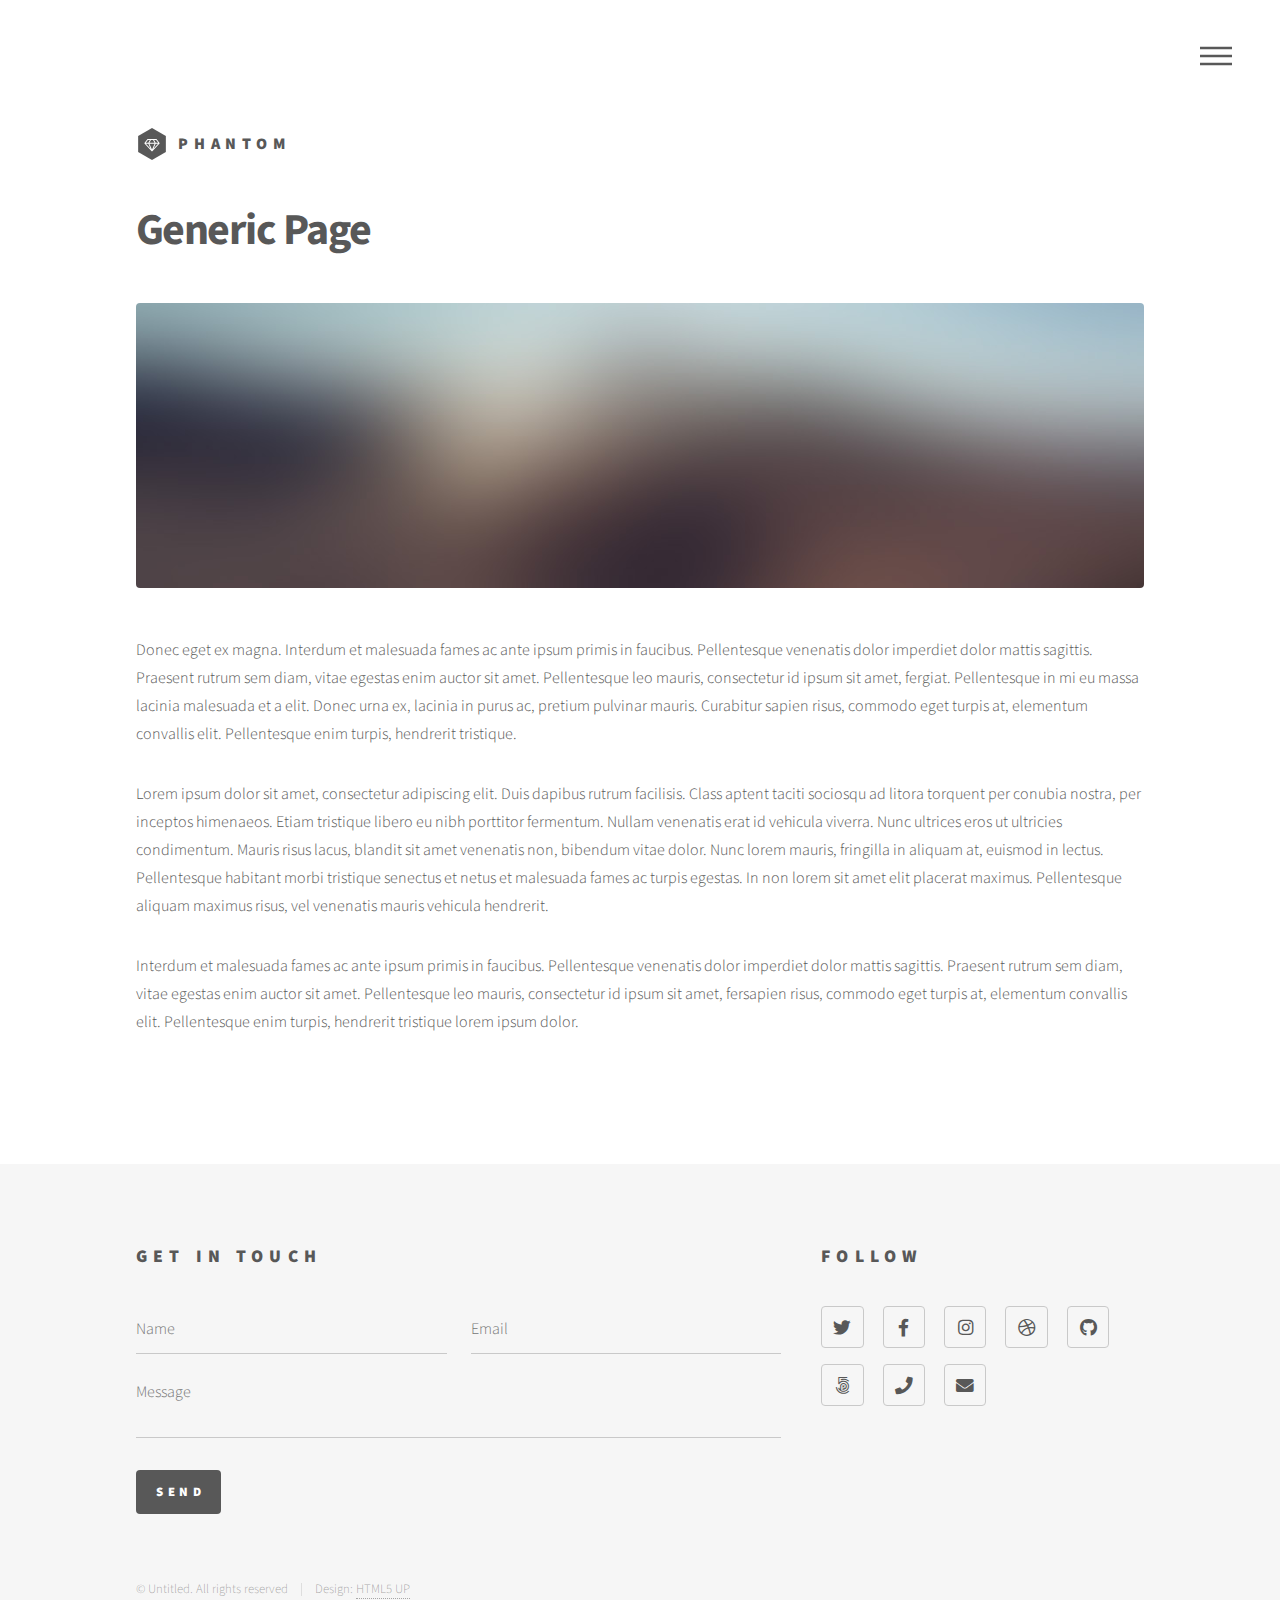
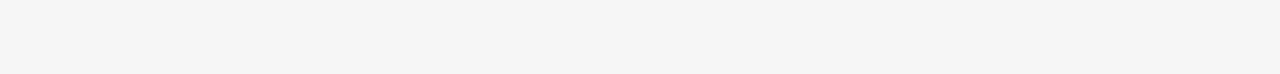
<file: generic.html>
<!DOCTYPE HTML>
<!--
	Phantom by HTML5 UP
	html5up.net | @ajlkn
	Free for personal and commercial use under the CCA 3.0 license (html5up.net/license)
-->
<html>
	<head>
		<title>Generic - Phantom by HTML5 UP</title>
		<meta charset="utf-8" />
		<meta name="viewport" content="width=device-width, initial-scale=1, user-scalable=no" />
		<link rel="stylesheet" href="assets/css/main.css" />
		<noscript><link rel="stylesheet" href="assets/css/noscript.css" /></noscript>
	</head>
	<body class="is-preload">
		<!-- Wrapper -->
			<div id="wrapper">

				<!-- Header -->
					<header id="header">
						<div class="inner">

							<!-- Logo -->
								<a href="index.html" class="logo">
									<span class="symbol"><img src="images/logo.svg" alt="" /></span><span class="title">Phantom</span>
								</a>

							<!-- Nav -->
								<nav>
									<ul>
										<li><a href="#menu">Menu</a></li>
									</ul>
								</nav>

						</div>
					</header>

				<!-- Menu -->
					<nav id="menu">
						<h2>Menu</h2>
						<ul>
							<li><a href="index.html">Home</a></li>
							<li><a href="generic.html">Ipsum veroeros</a></li>
							<li><a href="generic.html">Tempus etiam</a></li>
							<li><a href="generic.html">Consequat dolor</a></li>
							<li><a href="elements.html">Elements</a></li>
						</ul>
					</nav>

				<!-- Main -->
					<div id="main">
						<div class="inner">
							<h1>Generic Page</h1>
							<span class="image main"><img src="images/pic13.jpg" alt="" /></span>
							<p>Donec eget ex magna. Interdum et malesuada fames ac ante ipsum primis in faucibus. Pellentesque venenatis dolor imperdiet dolor mattis sagittis. Praesent rutrum sem diam, vitae egestas enim auctor sit amet. Pellentesque leo mauris, consectetur id ipsum sit amet, fergiat. Pellentesque in mi eu massa lacinia malesuada et a elit. Donec urna ex, lacinia in purus ac, pretium pulvinar mauris. Curabitur sapien risus, commodo eget turpis at, elementum convallis elit. Pellentesque enim turpis, hendrerit tristique.</p>
							<p>Lorem ipsum dolor sit amet, consectetur adipiscing elit. Duis dapibus rutrum facilisis. Class aptent taciti sociosqu ad litora torquent per conubia nostra, per inceptos himenaeos. Etiam tristique libero eu nibh porttitor fermentum. Nullam venenatis erat id vehicula viverra. Nunc ultrices eros ut ultricies condimentum. Mauris risus lacus, blandit sit amet venenatis non, bibendum vitae dolor. Nunc lorem mauris, fringilla in aliquam at, euismod in lectus. Pellentesque habitant morbi tristique senectus et netus et malesuada fames ac turpis egestas. In non lorem sit amet elit placerat maximus. Pellentesque aliquam maximus risus, vel venenatis mauris vehicula hendrerit.</p>
							<p>Interdum et malesuada fames ac ante ipsum primis in faucibus. Pellentesque venenatis dolor imperdiet dolor mattis sagittis. Praesent rutrum sem diam, vitae egestas enim auctor sit amet. Pellentesque leo mauris, consectetur id ipsum sit amet, fersapien risus, commodo eget turpis at, elementum convallis elit. Pellentesque enim turpis, hendrerit tristique lorem ipsum dolor.</p>
						</div>
					</div>

				<!-- Footer -->
					<footer id="footer">
						<div class="inner">
							<section>
								<h2>Get in touch</h2>
								<form method="post" action="#">
									<div class="fields">
										<div class="field half">
											<input type="text" name="name" id="name" placeholder="Name" />
										</div>
										<div class="field half">
											<input type="email" name="email" id="email" placeholder="Email" />
										</div>
										<div class="field">
											<textarea name="message" id="message" placeholder="Message"></textarea>
										</div>
									</div>
									<ul class="actions">
										<li><input type="submit" value="Send" class="primary" /></li>
									</ul>
								</form>
							</section>
							<section>
								<h2>Follow</h2>
								<ul class="icons">
									<li><a href="#" class="icon brands style2 fa-twitter"><span class="label">Twitter</span></a></li>
									<li><a href="#" class="icon brands style2 fa-facebook-f"><span class="label">Facebook</span></a></li>
									<li><a href="#" class="icon brands style2 fa-instagram"><span class="label">Instagram</span></a></li>
									<li><a href="#" class="icon brands style2 fa-dribbble"><span class="label">Dribbble</span></a></li>
									<li><a href="#" class="icon brands style2 fa-github"><span class="label">GitHub</span></a></li>
									<li><a href="#" class="icon brands style2 fa-500px"><span class="label">500px</span></a></li>
									<li><a href="#" class="icon solid style2 fa-phone"><span class="label">Phone</span></a></li>
									<li><a href="#" class="icon solid style2 fa-envelope"><span class="label">Email</span></a></li>
								</ul>
							</section>
							<ul class="copyright">
								<li>&copy; Untitled. All rights reserved</li><li>Design: <a href="http://html5up.net">HTML5 UP</a></li>
							</ul>
						</div>
					</footer>

			</div>

		<!-- Scripts -->
			<script src="assets/js/jquery.min.js"></script>
			<script src="assets/js/browser.min.js"></script>
			<script src="assets/js/breakpoints.min.js"></script>
			<script src="assets/js/util.js"></script>
			<script src="assets/js/main.js"></script>

	</body>
</html>
</file>
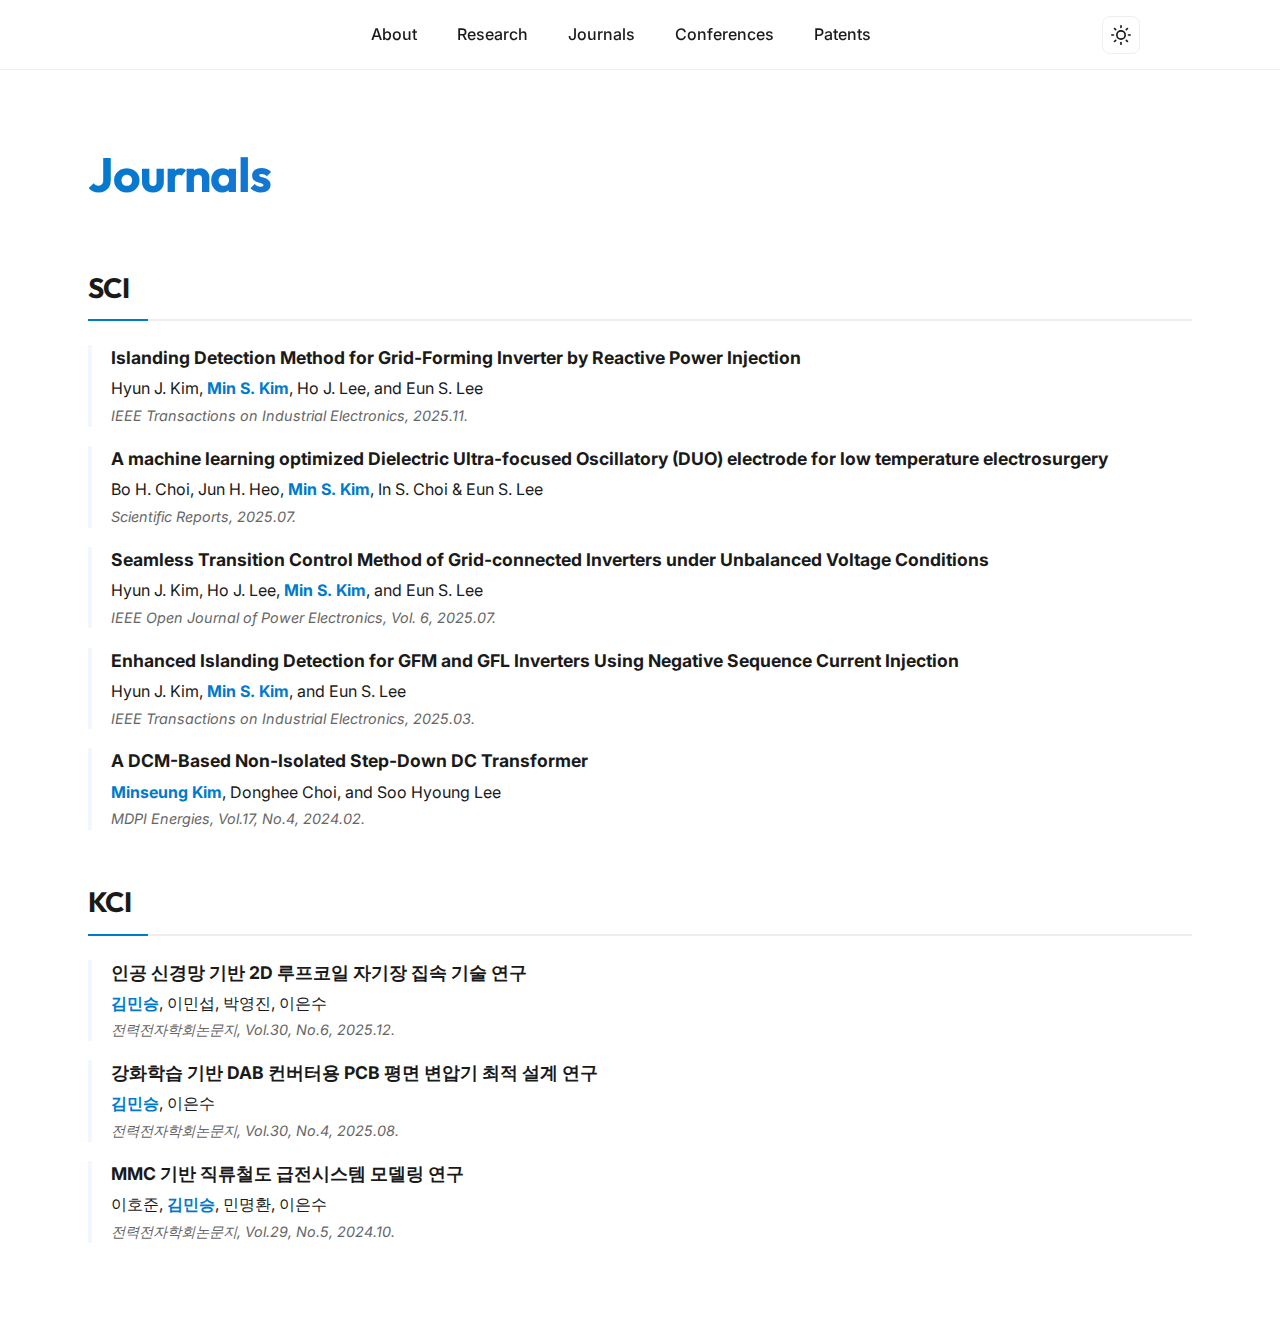
<file: journals.html>
<!DOCTYPE html>
<html lang="ko">

<head>
    <meta charset="UTF-8" />
    <meta name="viewport" content="width=device-width, initial-scale=1" />
    <title>Journals | Kim, Minseung</title>
    <link rel="stylesheet" href="styles.css" />
</head>

<body data-theme="light">

    <!-- Navigation Bar -->
    <nav class="top-nav">
        <div class="nav-container">
            <div class="hamburger" id="hamburger">
                <span></span>
                <span></span>
                <span></span>
            </div>
            <ul class="nav-list" id="nav-list">
                <li class="nav-item"><a href="index.html">About</a></li>
                <li class="nav-item"><a href="research.html">Research</a></li>
                <li class="nav-item"><a href="journals.html">Journals</a></li>
                <li class="nav-item"><a href="conferences.html">Conferences</a></li>
                <li class="nav-item"><a href="patents.html">Patents</a></li>
            </ul>
            <button class="theme-toggle" id="theme-toggle" aria-label="Toggle dark mode">
                <svg id="sun-icon" xmlns="http://www.w3.org/2000/svg" width="20" height="20" viewBox="0 0 24 24"
                    fill="none" stroke="currentColor" stroke-width="2" stroke-linecap="round" stroke-linejoin="round">
                    <circle cx="12" cy="12" r="5"></circle>
                    <line x1="12" y1="1" x2="12" y2="3"></line>
                    <line x1="12" y1="21" x2="12" y2="23"></line>
                    <line x1="4.22" y1="4.22" x2="5.64" y2="5.64"></line>
                    <line x1="18.36" y1="18.36" x2="19.78" y2="19.78"></line>
                    <line x1="1" y1="12" x2="3" y2="12"></line>
                    <line x1="21" y1="12" x2="23" y2="12"></line>
                    <line x1="4.22" y1="19.78" x2="5.64" y2="18.36"></line>
                    <line x1="18.36" y1="5.64" x2="19.78" y2="4.22"></line>
                </svg>
                <svg id="moon-icon" style="display:none" xmlns="http://www.w3.org/2000/svg" width="20" height="20"
                    viewBox="0 0 24 24" fill="none" stroke="currentColor" stroke-width="2" stroke-linecap="round"
                    stroke-linejoin="round">
                    <path d="M21 12.79A9 9 0 1 1 11.21 3 7 7 0 0 0 21 12.79z"></path>
                </svg>
            </button>
        </div>
    </nav>

    <main class="content">
        <h1>Journals</h1>
        <h2>SCI</h2>
        <div id="sci-list" class="pub-list"></div>

        <h2 style="margin-top: 3rem;">KCI</h2>
        <div id="kci-list" class="pub-list"></div>
    </main>

    <button class="back-to-top" id="back-to-top" aria-label="Back to top">
        <svg xmlns="http://www.w3.org/2000/svg" width="24" height="24" viewBox="0 0 24 24" fill="none"
            stroke="currentColor" stroke-width="2" stroke-linecap="round" stroke-linejoin="round">
            <line x1="12" y1="19" x2="12" y2="5"></line>
            <polyline points="5 12 12 5 19 12"></polyline>
        </svg>
    </button>

    <script>
        async function loadJournals() {
            try {
                const response = await fetch('data/publications.json');
                const data = await response.json();
                renderList(data.journals.sci, 'sci-list');
                renderList(data.journals.kci, 'kci-list');
            } catch (error) {
                console.error('Error loading journals:', error);
            }
        }

        function renderList(items, containerId) {
            const container = document.getElementById(containerId);
            if (!container) return;
            container.innerHTML = items.map(item => `
                <div class="pub-item">
                    ${item.link ?
                    `<a href="${item.link}" target="_blank" rel="noopener noreferrer" class="pub-title-link">
                            <span class="pub-title">${item.title}</span>
                         </a>` :
                    `<span class="pub-title">${item.title}</span>`
                }
                    ${item.authors ? `<p class="pub-authors">${item.authors}</p>` : ''}
                    <p class="pub-venue">${item.venue}</p>
                </div>
            `).join('');
        }

        loadJournals();

        // Common UI Logic
        const themeToggle = document.getElementById('theme-toggle');
        const sunIcon = document.getElementById('sun-icon');
        const moonIcon = document.getElementById('moon-icon');
        const body = document.body;

        function updateTheme(theme) {
            body.setAttribute('data-theme', theme);
            if (theme === 'dark') {
                sunIcon.style.display = 'none';
                moonIcon.style.display = 'block';
            } else {
                sunIcon.style.display = 'block';
                moonIcon.style.display = 'none';
            }
        }

        themeToggle.addEventListener('click', () => {
            const currentTheme = body.getAttribute('data-theme');
            const newTheme = currentTheme === 'light' ? 'dark' : 'light';
            updateTheme(newTheme);
            localStorage.setItem('theme', newTheme);
        });

        const hamburger = document.getElementById('hamburger');
        const navList = document.getElementById('nav-list');
        hamburger.addEventListener('click', () => {
            navList.classList.toggle('active');
        });

        const backToTop = document.getElementById('back-to-top');
        window.addEventListener('scroll', () => {
            if (window.scrollY > 300) {
                backToTop.classList.add('visible');
            } else {
                backToTop.classList.remove('visible');
            }
        });
        backToTop.addEventListener('click', () => {
            window.scrollTo({ top: 0, behavior: 'smooth' });
        });

        const savedTheme = localStorage.getItem('theme');
        if (savedTheme) updateTheme(savedTheme);
    </script>
</body>

</html>
</file>
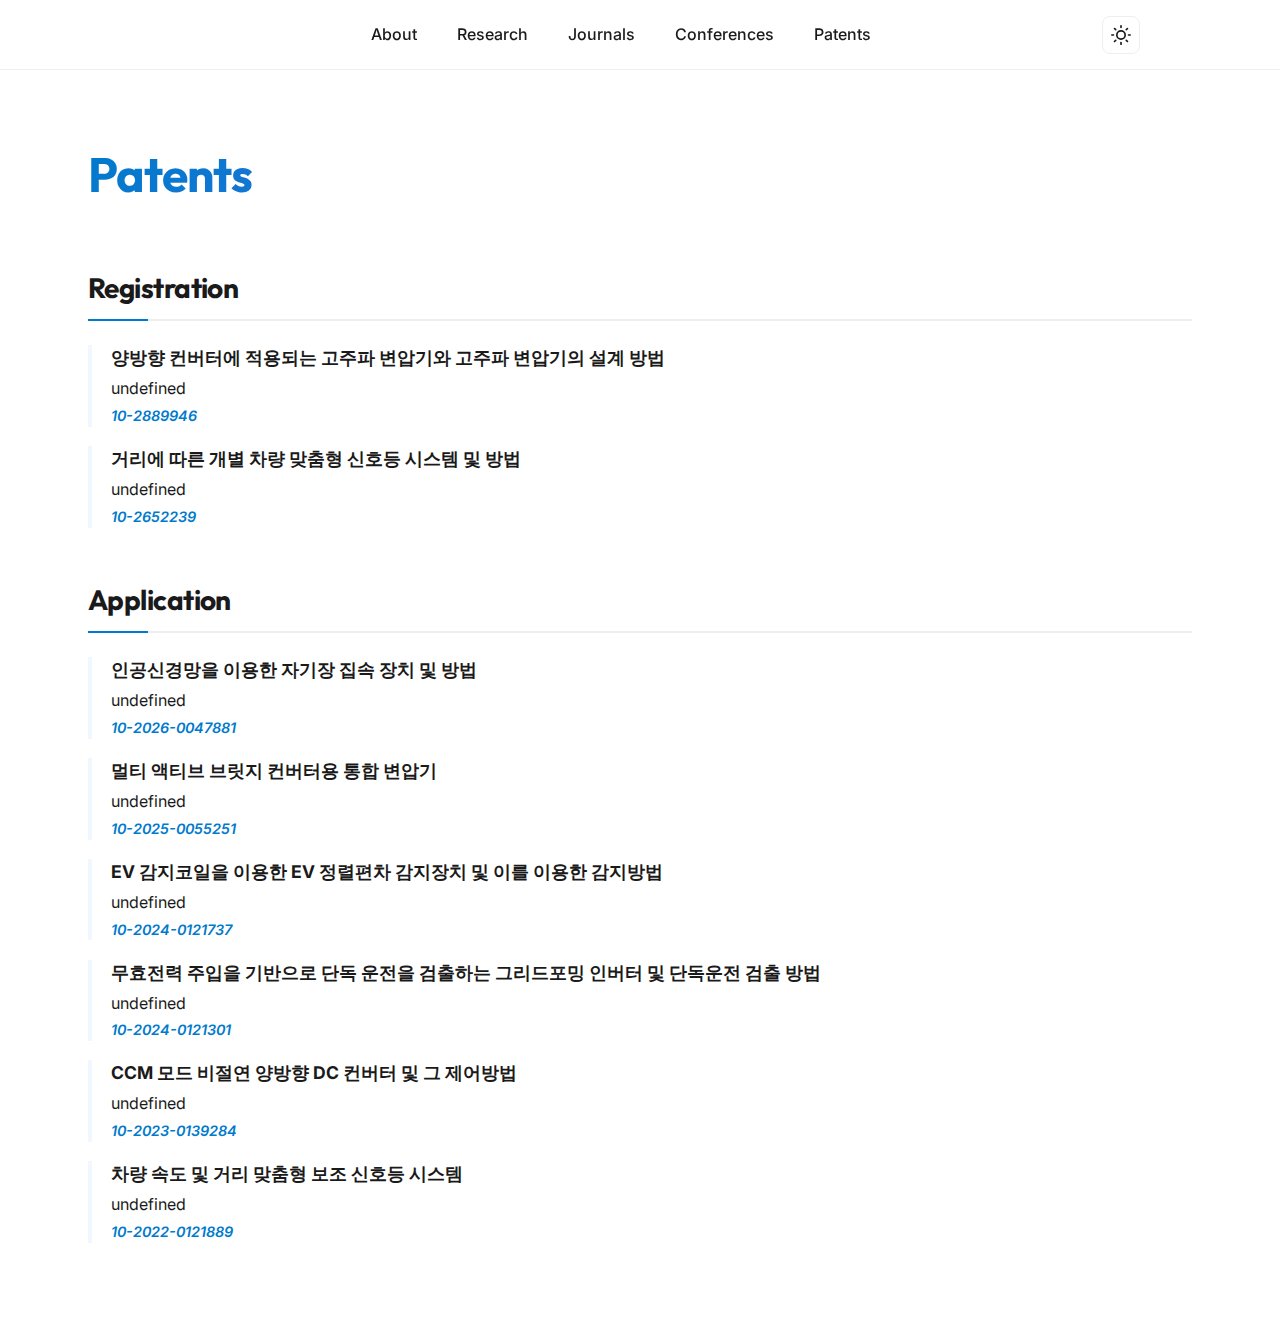
<file: patents.html>
<!DOCTYPE html>
<html lang="ko">

<head>
    <meta charset="UTF-8" />
    <meta name="viewport" content="width=device-width, initial-scale=1" />
    <title>Patents | Kim, Minseung</title>
    <link rel="stylesheet" href="styles.css" />
</head>

<body data-theme="light">

    <!-- Navigation Bar -->
    <nav class="top-nav">
        <div class="nav-container">
            <div class="hamburger" id="hamburger">
                <span></span>
                <span></span>
                <span></span>
            </div>
            <ul class="nav-list" id="nav-list">
                <li class="nav-item"><a href="index.html">About</a></li>
                <li class="nav-item"><a href="research.html">Research</a></li>
                <li class="nav-item"><a href="journals.html">Journals</a></li>
                <li class="nav-item"><a href="conferences.html">Conferences</a></li>
                <li class="nav-item"><a href="patents.html">Patents</a></li>
            </ul>
            <button class="theme-toggle" id="theme-toggle" aria-label="Toggle dark mode">
                <svg id="sun-icon" xmlns="http://www.w3.org/2000/svg" width="20" height="20" viewBox="0 0 24 24"
                    fill="none" stroke="currentColor" stroke-width="2" stroke-linecap="round" stroke-linejoin="round">
                    <circle cx="12" cy="12" r="5"></circle>
                    <line x1="12" y1="1" x2="12" y2="3"></line>
                    <line x1="12" y1="21" x2="12" y2="23"></line>
                    <line x1="4.22" y1="4.22" x2="5.64" y2="5.64"></line>
                    <line x1="18.36" y1="18.36" x2="19.78" y2="19.78"></line>
                    <line x1="1" y1="12" x2="3" y2="12"></line>
                    <line x1="21" y1="12" x2="23" y2="12"></line>
                    <line x1="4.22" y1="19.78" x2="5.64" y2="18.36"></line>
                    <line x1="18.36" y1="5.64" x2="19.78" y2="4.22"></line>
                </svg>
                <svg id="moon-icon" style="display:none" xmlns="http://www.w3.org/2000/svg" width="20" height="20"
                    viewBox="0 0 24 24" fill="none" stroke="currentColor" stroke-width="2" stroke-linecap="round"
                    stroke-linejoin="round">
                    <path d="M21 12.79A9 9 0 1 1 11.21 3 7 7 0 0 0 21 12.79z"></path>
                </svg>
            </button>
        </div>
    </nav>

    <main class="content">
        <h1>Patents</h1>

        <h2>Registration</h2>
        <div id="patent-reg-list" class="pub-list"></div>

        <h2>Application</h2>
        <div id="patent-app-list" class="pub-list"></div>
    </main>

    <button class="back-to-top" id="back-to-top" aria-label="Back to top">
        <svg xmlns="http://www.w3.org/2000/svg" width="24" height="24" viewBox="0 0 24 24" fill="none"
            stroke="currentColor" stroke-width="2" stroke-linecap="round" stroke-linejoin="round">
            <line x1="12" y1="19" x2="12" y2="5"></line>
            <polyline points="5 12 12 5 19 12"></polyline>
        </svg>
    </button>

    <script>
        async function loadPatents() {
            try {
                const response = await fetch('data/patents.json');
                const data = await response.json();

                renderList(data.registration, 'patent-reg-list');
                renderList(data.application, 'patent-app-list');

            } catch (error) {
                console.error('Error loading patents:', error);
            }
        }

        function renderList(items, containerId) {
            const container = document.getElementById(containerId);
            if (!container) return;

            container.innerHTML = items.map(item => `
                <div class="pub-item">
                    <span class="pub-title">${item.title}</span>
                    <p class="pub-authors">${item.venue}</p>
                    <p class="pub-venue" style="font-weight: 600; color: var(--primary-color);">${item.number}</p>
                </div>
            `).join('');
        }

        loadPatents();

        // Common UI Logic
        const themeToggle = document.getElementById('theme-toggle');
        const sunIcon = document.getElementById('sun-icon');
        const moonIcon = document.getElementById('moon-icon');
        const body = document.body;

        function updateTheme(theme) {
            body.setAttribute('data-theme', theme);
            if (theme === 'dark') {
                sunIcon.style.display = 'none';
                moonIcon.style.display = 'block';
            } else {
                sunIcon.style.display = 'block';
                moonIcon.style.display = 'none';
            }
        }

        themeToggle.addEventListener('click', () => {
            const currentTheme = body.getAttribute('data-theme');
            const newTheme = currentTheme === 'light' ? 'dark' : 'light';
            updateTheme(newTheme);
            localStorage.setItem('theme', newTheme);
        });

        const hamburger = document.getElementById('hamburger');
        const navList = document.getElementById('nav-list');
        hamburger.addEventListener('click', () => {
            navList.classList.toggle('active');
        });

        const backToTop = document.getElementById('back-to-top');
        window.addEventListener('scroll', () => {
            if (window.scrollY > 300) {
                backToTop.classList.add('visible');
            } else {
                backToTop.classList.remove('visible');
            }
        });
        backToTop.addEventListener('click', () => {
            window.scrollTo({ top: 0, behavior: 'smooth' });
        });

        const savedTheme = localStorage.getItem('theme');
        if (savedTheme) updateTheme(savedTheme);
    </script>
</body>

</html>
</file>
<file: styles.css>
@import url('https://fonts.googleapis.com/css2?family=Inter:wght@400;500;600;700&family=Outfit:wght@400;500;600;700&display=swap');

:root {
  /* Light Mode Colors */
  --bg-color: #ffffff;
  --text-color: #1a1a1a;
  --text-muted: #666666;
  --primary-color: #007acc;
  --primary-hover: #005fa3;
  --accent-color: #f0f7ff;
  --border-color: #eeeeee;
  --nav-bg: rgba(255, 255, 255, 0.8);
  --card-bg: #ffffff;
  --shadow: 0 4px 20px rgba(0, 0, 0, 0.05);

  --font-heading: 'Outfit', sans-serif;
  --font-body: 'Inter', -apple-system, BlinkMacSystemFont, "Segoe UI", Roboto, sans-serif;

  --nav-height: 70px;
  --transition: all 0.3s cubic-bezier(0.4, 0, 0.2, 1);
}

[data-theme="dark"] {
  /* Dark Mode Colors */
  --bg-color: #0f172a;
  --text-color: #f1f5f9;
  --text-muted: #94a3b8;
  --primary-color: #38bdf8;
  --primary-hover: #7dd3fc;
  --accent-color: #1e293b;
  --border-color: #334155;
  --nav-bg: rgba(15, 23, 42, 0.8);
  --card-bg: #1e293b;
  --shadow: 0 4px 20px rgba(0, 0, 0, 0.2);
}

* {
  margin: 0;
  padding: 0;
  box-sizing: border-box;
}

html {
  scroll-behavior: smooth;
}

body {
  font-family: var(--font-body);
  background-color: var(--bg-color);
  color: var(--text-color);
  line-height: 1.7;
  transition: background-color 0.3s ease, color 0.3s ease;
}

/* Typography Improvements */
h1,
h2,
h3 {
  font-family: var(--font-heading);
  font-weight: 700;
  letter-spacing: -0.02em;
}

h1 {
  font-size: 3rem;
  margin-bottom: 0.5rem;
  background: linear-gradient(135deg, var(--primary-color), #6366f1);
  -webkit-background-clip: text;
  background-clip: text;
  -webkit-text-fill-color: transparent;
}

h2 {
  font-size: 1.75rem;
  margin: 3rem 0 1.5rem;
  padding-bottom: 0.5rem;
  border-bottom: 2px solid var(--border-color);
  position: relative;
}

h2::after {
  content: '';
  position: absolute;
  bottom: -2px;
  left: 0;
  width: 60px;
  height: 2px;
  background-color: var(--primary-color);
}

/* Navigation */
.top-nav {
  position: fixed;
  top: 0;
  left: 0;
  width: 100%;
  height: var(--nav-height);
  background-color: var(--nav-bg);
  backdrop-filter: blur(10px);
  -webkit-backdrop-filter: blur(10px);
  border-bottom: 1px solid var(--border-color);
  z-index: 1000;
  display: flex;
  justify-content: center;
  align-items: center;
  padding: 0 2rem;
}

.nav-container {
  width: 100%;
  max-width: 1000px;
  display: flex;
  justify-content: space-between;
  align-items: center;
}

.nav-list {
  display: flex;
  gap: 2.5rem;
  list-style: none;
}

.nav-item a {
  text-decoration: none;
  color: var(--text-color);
  font-weight: 500;
  font-size: 1rem;
  transition: var(--transition);
  position: relative;
}

.nav-item a::after {
  content: '';
  position: absolute;
  bottom: -4px;
  left: 0;
  width: 0;
  height: 2px;
  background-color: var(--primary-color);
  transition: var(--transition);
}

.nav-item a:hover::after {
  width: 100%;
}

.nav-item a:hover {
  color: var(--primary-color);
}

/* Theme Toggle Button */
.theme-toggle {
  background: none;
  border: 1px solid var(--border-color);
  color: var(--text-color);
  padding: 0.5rem;
  border-radius: 8px;
  cursor: pointer;
  display: flex;
  align-items: center;
  justify-content: center;
  transition: var(--transition);
}

.theme-toggle:hover {
  background-color: var(--accent-color);
  border-color: var(--primary-color);
}

/* Main Content */
.content {
  width: 90%;
  max-width: 1200px;
  margin: var(--nav-height) auto 6rem;
  padding: 4rem 1.5rem 0;
}

/* Profile Section */
.profile-container {
  display: flex;
  align-items: center;
  gap: 3rem;
  margin-bottom: 4rem;
}

.profile-img-wrapper {
  position: relative;
  flex-shrink: 0;
}



.profile-container img {
  width: 180px;
  height: 180px;
  object-fit: cover;
  border-radius: 20px;
  box-shadow: var(--shadow);
  transition: var(--transition);
}

.profile-container img:hover {
  transform: scale(1.02);
  box-shadow: 0 10px 30px rgba(0, 0, 0, 0.1);
}

.profile-text p {
  margin-bottom: 1rem;
  color: var(--text-muted);
}

.profile-links {
  display: flex;
  flex-wrap: wrap;
  gap: 1rem;
  margin-top: 1.5rem;
}

.profile-link {
  display: inline-flex;
  align-items: center;
  padding: 0.5rem 1rem;
  background-color: var(--accent-color);
  color: var(--primary-color);
  text-decoration: none;
  border-radius: 50px;
  font-weight: 600;
  font-size: 0.85rem;
  transition: var(--transition);
}

.profile-link:hover {
  background-color: var(--primary-color);
  color: white;
  transform: translateY(-2px);
}

/* Timeline Component */
.timeline {
  position: relative;
  padding-left: 2rem;
  margin-bottom: 3rem;
}

.timeline::before {
  content: '';
  position: absolute;
  left: 0;
  top: 0;
  bottom: 0;
  width: 2px;
  background-color: var(--border-color);
}

.timeline-item {
  position: relative;
  margin-bottom: 2.5rem;
}

.timeline-item::before {
  content: '';
  position: absolute;
  left: -2.35rem;
  top: 0.5rem;
  width: 10px;
  height: 10px;
  border-radius: 50%;
  background-color: var(--bg-color);
  border: 2px solid var(--primary-color);
}

.timeline-date {
  font-family: var(--font-heading);
  font-weight: 600;
  color: var(--primary-color);
  font-size: 0.9rem;
  margin-bottom: 0.3rem;
}

.timeline-title {
  font-weight: 700;
  font-size: 1.1rem;
  margin-bottom: 0.5rem;
}

.timeline-description {
  color: var(--text-muted);
  font-size: 1rem;
}

/* List Items (Activities) */
.activities-list {
  list-style: none;
}

.activity-item {
  padding: 0.8rem 0;
  background-color: transparent;
  border: none;
  border-bottom: 1px solid var(--border-color);
  border-radius: 0;
  margin-bottom: 0;
  display: flex;
  gap: 1.5rem;
  transition: var(--transition);
  position: relative;
}

.activity-item:last-child {
  border-bottom: none;
}

.activity-item strong {
  /* width: 120px; */
  flex-shrink: 0;
  color: var(--primary-color);
  font-weight: 700;
  font-variant-numeric: tabular-nums;
  letter-spacing: -0.01em;
}

.activity-item:hover {
  transform: translateX(5px);
  background-color: transparent;
  box-shadow: none;
  color: var(--primary-color);
}

/* Animation */
.fade-in {
  opacity: 0;
  transform: translateY(20px);
  animation: fadeInUp 0.8s ease forwards;
}

@keyframes fadeInUp {
  to {
    opacity: 1;
    transform: translateY(0);
  }
}

/* Publications List */
.pub-list {
  list-style: none;
}

.pub-item {
  margin-bottom: 1.2rem;
  padding-left: 1.2rem;
  border-left: 4px solid var(--accent-color);
  transition: var(--transition);
}

.pub-item:hover {
  border-left-color: var(--primary-color);
}

.pub-title-link,
.pub-title-link:visited,
.pub-title-link:active,
.pub-title-link:focus {
  text-decoration: none;
  color: inherit;
  outline: none;
  transition: var(--transition);
}

.pub-title-link:hover {
  text-decoration: none;
}

.pub-title-link:hover .pub-title {
  color: var(--primary-color);
  text-decoration: underline;
}

.pub-title {
  font-weight: 700;
  font-size: 1.1rem;
  display: block;
  margin-bottom: 0.3rem;
  line-height: 1.5;
  transition: var(--transition);
}

.pub-authors {
  color: var(--text-color);
  font-size: 1rem;
  margin-bottom: 0.3rem;
  line-height: 1.5;
}

.pub-authors strong {
  color: var(--primary-color);
}

.pub-venue {
  color: var(--text-muted);
  font-size: 0.9rem;
  line-height: 1.5;
  font-style: italic;
}

.paper-link {
  color: var(--primary-color);
  text-decoration: none;
  font-weight: 600;
  font-size: 0.9rem;
  transition: var(--transition);
  border-bottom: 1px solid transparent;
}

.paper-link:hover {
  border-bottom-color: var(--primary-color);
}

/* Back to Top */
.back-to-top {
  position: fixed;
  bottom: 2rem;
  right: 2rem;
  width: 50px;
  height: 50px;
  background-color: var(--primary-color);
  color: white;
  border: none;
  border-radius: 50%;
  cursor: pointer;
  box-shadow: var(--shadow);
  display: none;
  align-items: center;
  justify-content: center;
  transition: var(--transition);
  z-index: 100;
}

.back-to-top:hover {
  transform: translateY(-5px);
  background-color: var(--primary-hover);
}

.back-to-top.visible {
  display: flex;
}

/* Mobile Responsiveness */
@media (max-width: 768px) {
  h1 {
    font-size: 2.5rem;
  }

  .profile-container {
    flex-direction: column;
    align-items: center;
    text-align: center;
    gap: 2rem;
  }

  .nav-container {
    justify-content: flex-end;
  }

  .nav-list {
    display: none;
    position: absolute;
    top: 100%;
    left: 0;
    width: 100%;
    background-color: var(--bg-color);
    flex-direction: column;
    padding: 2rem;
    gap: 1.5rem;
    border-bottom: 1px solid var(--border-color);
  }

  .nav-list.active {
    display: flex;
  }

  .hamburger {
    display: block;
    cursor: pointer;
    padding: 0.5rem;
    margin-right: 1rem;
  }

  .hamburger span {
    display: block;
    width: 25px;
    height: 3px;
    background-color: var(--text-color);
    margin: 5px 0;
    transition: var(--transition);
  }
}

#menu-toggle {
  display: none;
}

.badge {
  display: inline-block;
  font-size: 0.72rem;
  font-weight: 600;
  padding: 2px 8px;
  border-radius: 4px;
  margin-left: 6px;
  vertical-align: middle;
}

/* Oral — primary-color와 동일 계열, accent-color 배경 활용 */
.badge.oral {
  background: #dbeeff;
  /* #007acc 10% tint */
  color: #005fa3;
  /* primary-hover와 동일 */
}

/* Poster — 중립 gray, primary와 충돌 없이 조용하게 */
.badge.poster {
  background: #f0f0f0;
  color: #555555;
}

/* Best Paper — amber, 파랑 계열 위에서 가장 잘 튀는 보색 */
.badge.award {
  background: #fff4d6;
  color: #8a5c00;
}

[data-theme="dark"] .badge.oral {
  background: #1e3a4f;
  color: #38bdf8;
}

[data-theme="dark"] .badge.poster {
  background: #2a2a3a;
  color: #94a3b8;
}

[data-theme="dark"] .badge.award {
  background: #3a2e10;
  color: #fbbf24;
}
</file>
<file: html5up-phantom/assets/css/noscript.css>
/*
	Phantom by HTML5 UP
	html5up.net | @ajlkn
	Free for personal and commercial use under the CCA 3.0 license (html5up.net/license)
*/

/* Tiles */

	body.is-preload .tiles article {
		-moz-transform: none;
		-webkit-transform: none;
		-ms-transform: none;
		transform: none;
		opacity: 1;
	}
</file>
<file: assets/css/noscript.css>
/*
	Phantom by HTML5 UP
	html5up.net | @ajlkn
	Free for personal and commercial use under the CCA 3.0 license (html5up.net/license)
*/

/* Tiles */

	body.is-preload .tiles article {
		-moz-transform: none;
		-webkit-transform: none;
		-ms-transform: none;
		transform: none;
		opacity: 1;
	}
</file>
<file: html5up-phantom/assets/css/main.css>
@import url(fontawesome-all.min.css);
@import url("https://fonts.googleapis.com/css?family=Source+Sans+Pro:300,700,900");

/*
	Phantom by HTML5 UP
	html5up.net | @ajlkn
	Free for personal and commercial use under the CCA 3.0 license (html5up.net/license)
*/

html, body, div, span, applet, object,
iframe, h1, h2, h3, h4, h5, h6, p, blockquote,
pre, a, abbr, acronym, address, big, cite,
code, del, dfn, em, img, ins, kbd, q, s, samp,
small, strike, strong, sub, sup, tt, var, b,
u, i, center, dl, dt, dd, ol, ul, li, fieldset,
form, label, legend, table, caption, tbody,
tfoot, thead, tr, th, td, article, aside,
canvas, details, embed, figure, figcaption,
footer, header, hgroup, menu, nav, output, ruby,
section, summary, time, mark, audio, video {
	margin: 0;
	padding: 0;
	border: 0;
	font-size: 100%;
	font: inherit;
	vertical-align: baseline;}

article, aside, details, figcaption, figure,
footer, header, hgroup, menu, nav, section {
	display: block;}

body {
	line-height: 1;
}

ol, ul {
	list-style: none;
}

blockquote, q {
	quotes: none;
}

	blockquote:before, blockquote:after, q:before, q:after {
		content: '';
		content: none;
	}

table {
	border-collapse: collapse;
	border-spacing: 0;
}

body {
	-webkit-text-size-adjust: none;
}

mark {
	background-color: transparent;
	color: inherit;
}

input::-moz-focus-inner {
	border: 0;
	padding: 0;
}

input, select, textarea {
	-moz-appearance: none;
	-webkit-appearance: none;
	-ms-appearance: none;
	appearance: none;
}

/* Basic */

	@-ms-viewport {
		width: device-width;
	}

	body {
		-ms-overflow-style: scrollbar;
	}

	@media screen and (max-width: 480px) {

		html, body {
			min-width: 320px;
		}

	}

	html {
		box-sizing: border-box;
	}

	*, *:before, *:after {
		box-sizing: inherit;
	}

	body {
		background: #ffffff;
	}

		body.is-preload *, body.is-preload *:before, body.is-preload *:after {
			-moz-animation: none !important;
			-webkit-animation: none !important;
			-ms-animation: none !important;
			animation: none !important;
			-moz-transition: none !important;
			-webkit-transition: none !important;
			-ms-transition: none !important;
			transition: none !important;
		}

/* Type */

	body, input, select, textarea {
		color: #585858;
		font-family: "Source Sans Pro", Helvetica, sans-serif;
		font-size: 16pt;
		font-weight: 300;
		line-height: 1.75;
	}

		@media screen and (max-width: 1680px) {

			body, input, select, textarea {
				font-size: 14pt;
			}

		}

		@media screen and (max-width: 1280px) {

			body, input, select, textarea {
				font-size: 12pt;
			}

		}

	a {
		-moz-transition: border-bottom-color 0.2s ease, color 0.2s ease;
		-webkit-transition: border-bottom-color 0.2s ease, color 0.2s ease;
		-ms-transition: border-bottom-color 0.2s ease, color 0.2s ease;
		transition: border-bottom-color 0.2s ease, color 0.2s ease;
		text-decoration: none;
		color: #585858;
		border-bottom: dotted 1px rgba(88, 88, 88, 0.5);
	}

		a:hover {
			border-bottom-color: transparent;
			color: #f2849e !important;
		}

	strong, b {
		font-weight: 900;
	}

	em, i {
		font-style: italic;
	}

	p {
		margin: 0 0 2em 0;
	}

	h1 {
		font-size: 2.75em;
		font-weight: 700;
		line-height: 1.3;
		margin: 0 0 1em 0;
		letter-spacing: -0.035em;
	}

		h1 a {
			color: inherit;
		}

		@media screen and (max-width: 736px) {

			h1 {
				font-size: 2em;
				margin: 0 0 1em 0;
			}

		}

		@media screen and (max-width: 360px) {

			h1 {
				font-size: 1.75em;
			}

		}

	h2, h3, h4, h5, h6 {
		font-weight: 900;
		line-height: 1.5;
		margin: 0 0 2em 0;
		text-transform: uppercase;
		letter-spacing: 0.35em;
	}

		h2 a, h3 a, h4 a, h5 a, h6 a {
			color: inherit;
		}

	h2 {
		font-size: 1.1em;
	}

	h3 {
		font-size: 1em;
	}

	h4 {
		font-size: 0.8em;
	}

	h5 {
		font-size: 0.8em;
	}

	h6 {
		font-size: 0.8em;
	}

	@media screen and (max-width: 980px) {

		h1 br, h2 br, h3 br, h4 br, h5 br, h6 br {
			display: none;
		}

	}

	@media screen and (max-width: 736px) {

		h2 {
			font-size: 1em;
		}

		h3 {
			font-size: 0.8em;
		}

	}

	sub {
		font-size: 0.8em;
		position: relative;
		top: 0.5em;
	}

	sup {
		font-size: 0.8em;
		position: relative;
		top: -0.5em;
	}

	blockquote {
		border-left: solid 4px #c9c9c9;
		font-style: italic;
		margin: 0 0 2em 0;
		padding: 0.5em 0 0.5em 2em;
	}

	code {
		background: rgba(144, 144, 144, 0.075);
		border-radius: 4px;
		border: solid 1px #c9c9c9;
		font-family: "Courier New", monospace;
		font-size: 0.9em;
		margin: 0 0.25em;
		padding: 0.25em 0.65em;
	}

	pre {
		-webkit-overflow-scrolling: touch;
		font-family: "Courier New", monospace;
		font-size: 0.9em;
		margin: 0 0 2em 0;
	}

		pre code {
			display: block;
			line-height: 1.75;
			padding: 1em 1.5em;
			overflow-x: auto;
		}

	hr {
		border: 0;
		border-bottom: solid 1px #c9c9c9;
		margin: 2em 0;
	}

		hr.major {
			margin: 3em 0;
		}

	.align-left {
		text-align: left;
	}

	.align-center {
		text-align: center;
	}

	.align-right {
		text-align: right;
	}

/* Row */

	.row {
		display: flex;
		flex-wrap: wrap;
		box-sizing: border-box;
		align-items: stretch;
	}

		.row > * {
			box-sizing: border-box;
		}

		.row.gtr-uniform > * > :last-child {
			margin-bottom: 0;
		}

		.row.aln-left {
			justify-content: flex-start;
		}

		.row.aln-center {
			justify-content: center;
		}

		.row.aln-right {
			justify-content: flex-end;
		}

		.row.aln-top {
			align-items: flex-start;
		}

		.row.aln-middle {
			align-items: center;
		}

		.row.aln-bottom {
			align-items: flex-end;
		}

		.row > .imp {
			order: -1;
		}

		.row > .col-1 {
			width: 8.33333%;
		}

		.row > .off-1 {
			margin-left: 8.33333%;
		}

		.row > .col-2 {
			width: 16.66667%;
		}

		.row > .off-2 {
			margin-left: 16.66667%;
		}

		.row > .col-3 {
			width: 25%;
		}

		.row > .off-3 {
			margin-left: 25%;
		}

		.row > .col-4 {
			width: 33.33333%;
		}

		.row > .off-4 {
			margin-left: 33.33333%;
		}

		.row > .col-5 {
			width: 41.66667%;
		}

		.row > .off-5 {
			margin-left: 41.66667%;
		}

		.row > .col-6 {
			width: 50%;
		}

		.row > .off-6 {
			margin-left: 50%;
		}

		.row > .col-7 {
			width: 58.33333%;
		}

		.row > .off-7 {
			margin-left: 58.33333%;
		}

		.row > .col-8 {
			width: 66.66667%;
		}

		.row > .off-8 {
			margin-left: 66.66667%;
		}

		.row > .col-9 {
			width: 75%;
		}

		.row > .off-9 {
			margin-left: 75%;
		}

		.row > .col-10 {
			width: 83.33333%;
		}

		.row > .off-10 {
			margin-left: 83.33333%;
		}

		.row > .col-11 {
			width: 91.66667%;
		}

		.row > .off-11 {
			margin-left: 91.66667%;
		}

		.row > .col-12 {
			width: 100%;
		}

		.row > .off-12 {
			margin-left: 100%;
		}

		.row.gtr-0 {
			margin-top: 0;
			margin-left: 0em;
		}

			.row.gtr-0 > * {
				padding: 0 0 0 0em;
			}

			.row.gtr-0.gtr-uniform {
				margin-top: 0em;
			}

				.row.gtr-0.gtr-uniform > * {
					padding-top: 0em;
				}

		.row.gtr-25 {
			margin-top: 0;
			margin-left: -0.5em;
		}

			.row.gtr-25 > * {
				padding: 0 0 0 0.5em;
			}

			.row.gtr-25.gtr-uniform {
				margin-top: -0.5em;
			}

				.row.gtr-25.gtr-uniform > * {
					padding-top: 0.5em;
				}

		.row.gtr-50 {
			margin-top: 0;
			margin-left: -1em;
		}

			.row.gtr-50 > * {
				padding: 0 0 0 1em;
			}

			.row.gtr-50.gtr-uniform {
				margin-top: -1em;
			}

				.row.gtr-50.gtr-uniform > * {
					padding-top: 1em;
				}

		.row {
			margin-top: 0;
			margin-left: -2em;
		}

			.row > * {
				padding: 0 0 0 2em;
			}

			.row.gtr-uniform {
				margin-top: -2em;
			}

				.row.gtr-uniform > * {
					padding-top: 2em;
				}

		.row.gtr-150 {
			margin-top: 0;
			margin-left: -3em;
		}

			.row.gtr-150 > * {
				padding: 0 0 0 3em;
			}

			.row.gtr-150.gtr-uniform {
				margin-top: -3em;
			}

				.row.gtr-150.gtr-uniform > * {
					padding-top: 3em;
				}

		.row.gtr-200 {
			margin-top: 0;
			margin-left: -4em;
		}

			.row.gtr-200 > * {
				padding: 0 0 0 4em;
			}

			.row.gtr-200.gtr-uniform {
				margin-top: -4em;
			}

				.row.gtr-200.gtr-uniform > * {
					padding-top: 4em;
				}

		@media screen and (max-width: 1680px) {

			.row {
				display: flex;
				flex-wrap: wrap;
				box-sizing: border-box;
				align-items: stretch;
			}

				.row > * {
					box-sizing: border-box;
				}

				.row.gtr-uniform > * > :last-child {
					margin-bottom: 0;
				}

				.row.aln-left {
					justify-content: flex-start;
				}

				.row.aln-center {
					justify-content: center;
				}

				.row.aln-right {
					justify-content: flex-end;
				}

				.row.aln-top {
					align-items: flex-start;
				}

				.row.aln-middle {
					align-items: center;
				}

				.row.aln-bottom {
					align-items: flex-end;
				}

				.row > .imp-xlarge {
					order: -1;
				}

				.row > .col-1-xlarge {
					width: 8.33333%;
				}

				.row > .off-1-xlarge {
					margin-left: 8.33333%;
				}

				.row > .col-2-xlarge {
					width: 16.66667%;
				}

				.row > .off-2-xlarge {
					margin-left: 16.66667%;
				}

				.row > .col-3-xlarge {
					width: 25%;
				}

				.row > .off-3-xlarge {
					margin-left: 25%;
				}

				.row > .col-4-xlarge {
					width: 33.33333%;
				}

				.row > .off-4-xlarge {
					margin-left: 33.33333%;
				}

				.row > .col-5-xlarge {
					width: 41.66667%;
				}

				.row > .off-5-xlarge {
					margin-left: 41.66667%;
				}

				.row > .col-6-xlarge {
					width: 50%;
				}

				.row > .off-6-xlarge {
					margin-left: 50%;
				}

				.row > .col-7-xlarge {
					width: 58.33333%;
				}

				.row > .off-7-xlarge {
					margin-left: 58.33333%;
				}

				.row > .col-8-xlarge {
					width: 66.66667%;
				}

				.row > .off-8-xlarge {
					margin-left: 66.66667%;
				}

				.row > .col-9-xlarge {
					width: 75%;
				}

				.row > .off-9-xlarge {
					margin-left: 75%;
				}

				.row > .col-10-xlarge {
					width: 83.33333%;
				}

				.row > .off-10-xlarge {
					margin-left: 83.33333%;
				}

				.row > .col-11-xlarge {
					width: 91.66667%;
				}

				.row > .off-11-xlarge {
					margin-left: 91.66667%;
				}

				.row > .col-12-xlarge {
					width: 100%;
				}

				.row > .off-12-xlarge {
					margin-left: 100%;
				}

				.row.gtr-0 {
					margin-top: 0;
					margin-left: 0em;
				}

					.row.gtr-0 > * {
						padding: 0 0 0 0em;
					}

					.row.gtr-0.gtr-uniform {
						margin-top: 0em;
					}

						.row.gtr-0.gtr-uniform > * {
							padding-top: 0em;
						}

				.row.gtr-25 {
					margin-top: 0;
					margin-left: -0.5em;
				}

					.row.gtr-25 > * {
						padding: 0 0 0 0.5em;
					}

					.row.gtr-25.gtr-uniform {
						margin-top: -0.5em;
					}

						.row.gtr-25.gtr-uniform > * {
							padding-top: 0.5em;
						}

				.row.gtr-50 {
					margin-top: 0;
					margin-left: -1em;
				}

					.row.gtr-50 > * {
						padding: 0 0 0 1em;
					}

					.row.gtr-50.gtr-uniform {
						margin-top: -1em;
					}

						.row.gtr-50.gtr-uniform > * {
							padding-top: 1em;
						}

				.row {
					margin-top: 0;
					margin-left: -2em;
				}

					.row > * {
						padding: 0 0 0 2em;
					}

					.row.gtr-uniform {
						margin-top: -2em;
					}

						.row.gtr-uniform > * {
							padding-top: 2em;
						}

				.row.gtr-150 {
					margin-top: 0;
					margin-left: -3em;
				}

					.row.gtr-150 > * {
						padding: 0 0 0 3em;
					}

					.row.gtr-150.gtr-uniform {
						margin-top: -3em;
					}

						.row.gtr-150.gtr-uniform > * {
							padding-top: 3em;
						}

				.row.gtr-200 {
					margin-top: 0;
					margin-left: -4em;
				}

					.row.gtr-200 > * {
						padding: 0 0 0 4em;
					}

					.row.gtr-200.gtr-uniform {
						margin-top: -4em;
					}

						.row.gtr-200.gtr-uniform > * {
							padding-top: 4em;
						}

		}

		@media screen and (max-width: 1280px) {

			.row {
				display: flex;
				flex-wrap: wrap;
				box-sizing: border-box;
				align-items: stretch;
			}

				.row > * {
					box-sizing: border-box;
				}

				.row.gtr-uniform > * > :last-child {
					margin-bottom: 0;
				}

				.row.aln-left {
					justify-content: flex-start;
				}

				.row.aln-center {
					justify-content: center;
				}

				.row.aln-right {
					justify-content: flex-end;
				}

				.row.aln-top {
					align-items: flex-start;
				}

				.row.aln-middle {
					align-items: center;
				}

				.row.aln-bottom {
					align-items: flex-end;
				}

				.row > .imp-large {
					order: -1;
				}

				.row > .col-1-large {
					width: 8.33333%;
				}

				.row > .off-1-large {
					margin-left: 8.33333%;
				}

				.row > .col-2-large {
					width: 16.66667%;
				}

				.row > .off-2-large {
					margin-left: 16.66667%;
				}

				.row > .col-3-large {
					width: 25%;
				}

				.row > .off-3-large {
					margin-left: 25%;
				}

				.row > .col-4-large {
					width: 33.33333%;
				}

				.row > .off-4-large {
					margin-left: 33.33333%;
				}

				.row > .col-5-large {
					width: 41.66667%;
				}

				.row > .off-5-large {
					margin-left: 41.66667%;
				}

				.row > .col-6-large {
					width: 50%;
				}

				.row > .off-6-large {
					margin-left: 50%;
				}

				.row > .col-7-large {
					width: 58.33333%;
				}

				.row > .off-7-large {
					margin-left: 58.33333%;
				}

				.row > .col-8-large {
					width: 66.66667%;
				}

				.row > .off-8-large {
					margin-left: 66.66667%;
				}

				.row > .col-9-large {
					width: 75%;
				}

				.row > .off-9-large {
					margin-left: 75%;
				}

				.row > .col-10-large {
					width: 83.33333%;
				}

				.row > .off-10-large {
					margin-left: 83.33333%;
				}

				.row > .col-11-large {
					width: 91.66667%;
				}

				.row > .off-11-large {
					margin-left: 91.66667%;
				}

				.row > .col-12-large {
					width: 100%;
				}

				.row > .off-12-large {
					margin-left: 100%;
				}

				.row.gtr-0 {
					margin-top: 0;
					margin-left: 0em;
				}

					.row.gtr-0 > * {
						padding: 0 0 0 0em;
					}

					.row.gtr-0.gtr-uniform {
						margin-top: 0em;
					}

						.row.gtr-0.gtr-uniform > * {
							padding-top: 0em;
						}

				.row.gtr-25 {
					margin-top: 0;
					margin-left: -0.5em;
				}

					.row.gtr-25 > * {
						padding: 0 0 0 0.5em;
					}

					.row.gtr-25.gtr-uniform {
						margin-top: -0.5em;
					}

						.row.gtr-25.gtr-uniform > * {
							padding-top: 0.5em;
						}

				.row.gtr-50 {
					margin-top: 0;
					margin-left: -1em;
				}

					.row.gtr-50 > * {
						padding: 0 0 0 1em;
					}

					.row.gtr-50.gtr-uniform {
						margin-top: -1em;
					}

						.row.gtr-50.gtr-uniform > * {
							padding-top: 1em;
						}

				.row {
					margin-top: 0;
					margin-left: -2em;
				}

					.row > * {
						padding: 0 0 0 2em;
					}

					.row.gtr-uniform {
						margin-top: -2em;
					}

						.row.gtr-uniform > * {
							padding-top: 2em;
						}

				.row.gtr-150 {
					margin-top: 0;
					margin-left: -3em;
				}

					.row.gtr-150 > * {
						padding: 0 0 0 3em;
					}

					.row.gtr-150.gtr-uniform {
						margin-top: -3em;
					}

						.row.gtr-150.gtr-uniform > * {
							padding-top: 3em;
						}

				.row.gtr-200 {
					margin-top: 0;
					margin-left: -4em;
				}

					.row.gtr-200 > * {
						padding: 0 0 0 4em;
					}

					.row.gtr-200.gtr-uniform {
						margin-top: -4em;
					}

						.row.gtr-200.gtr-uniform > * {
							padding-top: 4em;
						}

		}

		@media screen and (max-width: 980px) {

			.row {
				display: flex;
				flex-wrap: wrap;
				box-sizing: border-box;
				align-items: stretch;
			}

				.row > * {
					box-sizing: border-box;
				}

				.row.gtr-uniform > * > :last-child {
					margin-bottom: 0;
				}

				.row.aln-left {
					justify-content: flex-start;
				}

				.row.aln-center {
					justify-content: center;
				}

				.row.aln-right {
					justify-content: flex-end;
				}

				.row.aln-top {
					align-items: flex-start;
				}

				.row.aln-middle {
					align-items: center;
				}

				.row.aln-bottom {
					align-items: flex-end;
				}

				.row > .imp-medium {
					order: -1;
				}

				.row > .col-1-medium {
					width: 8.33333%;
				}

				.row > .off-1-medium {
					margin-left: 8.33333%;
				}

				.row > .col-2-medium {
					width: 16.66667%;
				}

				.row > .off-2-medium {
					margin-left: 16.66667%;
				}

				.row > .col-3-medium {
					width: 25%;
				}

				.row > .off-3-medium {
					margin-left: 25%;
				}

				.row > .col-4-medium {
					width: 33.33333%;
				}

				.row > .off-4-medium {
					margin-left: 33.33333%;
				}

				.row > .col-5-medium {
					width: 41.66667%;
				}

				.row > .off-5-medium {
					margin-left: 41.66667%;
				}

				.row > .col-6-medium {
					width: 50%;
				}

				.row > .off-6-medium {
					margin-left: 50%;
				}

				.row > .col-7-medium {
					width: 58.33333%;
				}

				.row > .off-7-medium {
					margin-left: 58.33333%;
				}

				.row > .col-8-medium {
					width: 66.66667%;
				}

				.row > .off-8-medium {
					margin-left: 66.66667%;
				}

				.row > .col-9-medium {
					width: 75%;
				}

				.row > .off-9-medium {
					margin-left: 75%;
				}

				.row > .col-10-medium {
					width: 83.33333%;
				}

				.row > .off-10-medium {
					margin-left: 83.33333%;
				}

				.row > .col-11-medium {
					width: 91.66667%;
				}

				.row > .off-11-medium {
					margin-left: 91.66667%;
				}

				.row > .col-12-medium {
					width: 100%;
				}

				.row > .off-12-medium {
					margin-left: 100%;
				}

				.row.gtr-0 {
					margin-top: 0;
					margin-left: 0em;
				}

					.row.gtr-0 > * {
						padding: 0 0 0 0em;
					}

					.row.gtr-0.gtr-uniform {
						margin-top: 0em;
					}

						.row.gtr-0.gtr-uniform > * {
							padding-top: 0em;
						}

				.row.gtr-25 {
					margin-top: 0;
					margin-left: -0.375em;
				}

					.row.gtr-25 > * {
						padding: 0 0 0 0.375em;
					}

					.row.gtr-25.gtr-uniform {
						margin-top: -0.375em;
					}

						.row.gtr-25.gtr-uniform > * {
							padding-top: 0.375em;
						}

				.row.gtr-50 {
					margin-top: 0;
					margin-left: -0.75em;
				}

					.row.gtr-50 > * {
						padding: 0 0 0 0.75em;
					}

					.row.gtr-50.gtr-uniform {
						margin-top: -0.75em;
					}

						.row.gtr-50.gtr-uniform > * {
							padding-top: 0.75em;
						}

				.row {
					margin-top: 0;
					margin-left: -1.5em;
				}

					.row > * {
						padding: 0 0 0 1.5em;
					}

					.row.gtr-uniform {
						margin-top: -1.5em;
					}

						.row.gtr-uniform > * {
							padding-top: 1.5em;
						}

				.row.gtr-150 {
					margin-top: 0;
					margin-left: -2.25em;
				}

					.row.gtr-150 > * {
						padding: 0 0 0 2.25em;
					}

					.row.gtr-150.gtr-uniform {
						margin-top: -2.25em;
					}

						.row.gtr-150.gtr-uniform > * {
							padding-top: 2.25em;
						}

				.row.gtr-200 {
					margin-top: 0;
					margin-left: -3em;
				}

					.row.gtr-200 > * {
						padding: 0 0 0 3em;
					}

					.row.gtr-200.gtr-uniform {
						margin-top: -3em;
					}

						.row.gtr-200.gtr-uniform > * {
							padding-top: 3em;
						}

		}

		@media screen and (max-width: 736px) {

			.row {
				display: flex;
				flex-wrap: wrap;
				box-sizing: border-box;
				align-items: stretch;
			}

				.row > * {
					box-sizing: border-box;
				}

				.row.gtr-uniform > * > :last-child {
					margin-bottom: 0;
				}

				.row.aln-left {
					justify-content: flex-start;
				}

				.row.aln-center {
					justify-content: center;
				}

				.row.aln-right {
					justify-content: flex-end;
				}

				.row.aln-top {
					align-items: flex-start;
				}

				.row.aln-middle {
					align-items: center;
				}

				.row.aln-bottom {
					align-items: flex-end;
				}

				.row > .imp-small {
					order: -1;
				}

				.row > .col-1-small {
					width: 8.33333%;
				}

				.row > .off-1-small {
					margin-left: 8.33333%;
				}

				.row > .col-2-small {
					width: 16.66667%;
				}

				.row > .off-2-small {
					margin-left: 16.66667%;
				}

				.row > .col-3-small {
					width: 25%;
				}

				.row > .off-3-small {
					margin-left: 25%;
				}

				.row > .col-4-small {
					width: 33.33333%;
				}

				.row > .off-4-small {
					margin-left: 33.33333%;
				}

				.row > .col-5-small {
					width: 41.66667%;
				}

				.row > .off-5-small {
					margin-left: 41.66667%;
				}

				.row > .col-6-small {
					width: 50%;
				}

				.row > .off-6-small {
					margin-left: 50%;
				}

				.row > .col-7-small {
					width: 58.33333%;
				}

				.row > .off-7-small {
					margin-left: 58.33333%;
				}

				.row > .col-8-small {
					width: 66.66667%;
				}

				.row > .off-8-small {
					margin-left: 66.66667%;
				}

				.row > .col-9-small {
					width: 75%;
				}

				.row > .off-9-small {
					margin-left: 75%;
				}

				.row > .col-10-small {
					width: 83.33333%;
				}

				.row > .off-10-small {
					margin-left: 83.33333%;
				}

				.row > .col-11-small {
					width: 91.66667%;
				}

				.row > .off-11-small {
					margin-left: 91.66667%;
				}

				.row > .col-12-small {
					width: 100%;
				}

				.row > .off-12-small {
					margin-left: 100%;
				}

				.row.gtr-0 {
					margin-top: 0;
					margin-left: 0em;
				}

					.row.gtr-0 > * {
						padding: 0 0 0 0em;
					}

					.row.gtr-0.gtr-uniform {
						margin-top: 0em;
					}

						.row.gtr-0.gtr-uniform > * {
							padding-top: 0em;
						}

				.row.gtr-25 {
					margin-top: 0;
					margin-left: -0.25em;
				}

					.row.gtr-25 > * {
						padding: 0 0 0 0.25em;
					}

					.row.gtr-25.gtr-uniform {
						margin-top: -0.25em;
					}

						.row.gtr-25.gtr-uniform > * {
							padding-top: 0.25em;
						}

				.row.gtr-50 {
					margin-top: 0;
					margin-left: -0.5em;
				}

					.row.gtr-50 > * {
						padding: 0 0 0 0.5em;
					}

					.row.gtr-50.gtr-uniform {
						margin-top: -0.5em;
					}

						.row.gtr-50.gtr-uniform > * {
							padding-top: 0.5em;
						}

				.row {
					margin-top: 0;
					margin-left: -1em;
				}

					.row > * {
						padding: 0 0 0 1em;
					}

					.row.gtr-uniform {
						margin-top: -1em;
					}

						.row.gtr-uniform > * {
							padding-top: 1em;
						}

				.row.gtr-150 {
					margin-top: 0;
					margin-left: -1.5em;
				}

					.row.gtr-150 > * {
						padding: 0 0 0 1.5em;
					}

					.row.gtr-150.gtr-uniform {
						margin-top: -1.5em;
					}

						.row.gtr-150.gtr-uniform > * {
							padding-top: 1.5em;
						}

				.row.gtr-200 {
					margin-top: 0;
					margin-left: -2em;
				}

					.row.gtr-200 > * {
						padding: 0 0 0 2em;
					}

					.row.gtr-200.gtr-uniform {
						margin-top: -2em;
					}

						.row.gtr-200.gtr-uniform > * {
							padding-top: 2em;
						}

		}

		@media screen and (max-width: 480px) {

			.row {
				display: flex;
				flex-wrap: wrap;
				box-sizing: border-box;
				align-items: stretch;
			}

				.row > * {
					box-sizing: border-box;
				}

				.row.gtr-uniform > * > :last-child {
					margin-bottom: 0;
				}

				.row.aln-left {
					justify-content: flex-start;
				}

				.row.aln-center {
					justify-content: center;
				}

				.row.aln-right {
					justify-content: flex-end;
				}

				.row.aln-top {
					align-items: flex-start;
				}

				.row.aln-middle {
					align-items: center;
				}

				.row.aln-bottom {
					align-items: flex-end;
				}

				.row > .imp-xsmall {
					order: -1;
				}

				.row > .col-1-xsmall {
					width: 8.33333%;
				}

				.row > .off-1-xsmall {
					margin-left: 8.33333%;
				}

				.row > .col-2-xsmall {
					width: 16.66667%;
				}

				.row > .off-2-xsmall {
					margin-left: 16.66667%;
				}

				.row > .col-3-xsmall {
					width: 25%;
				}

				.row > .off-3-xsmall {
					margin-left: 25%;
				}

				.row > .col-4-xsmall {
					width: 33.33333%;
				}

				.row > .off-4-xsmall {
					margin-left: 33.33333%;
				}

				.row > .col-5-xsmall {
					width: 41.66667%;
				}

				.row > .off-5-xsmall {
					margin-left: 41.66667%;
				}

				.row > .col-6-xsmall {
					width: 50%;
				}

				.row > .off-6-xsmall {
					margin-left: 50%;
				}

				.row > .col-7-xsmall {
					width: 58.33333%;
				}

				.row > .off-7-xsmall {
					margin-left: 58.33333%;
				}

				.row > .col-8-xsmall {
					width: 66.66667%;
				}

				.row > .off-8-xsmall {
					margin-left: 66.66667%;
				}

				.row > .col-9-xsmall {
					width: 75%;
				}

				.row > .off-9-xsmall {
					margin-left: 75%;
				}

				.row > .col-10-xsmall {
					width: 83.33333%;
				}

				.row > .off-10-xsmall {
					margin-left: 83.33333%;
				}

				.row > .col-11-xsmall {
					width: 91.66667%;
				}

				.row > .off-11-xsmall {
					margin-left: 91.66667%;
				}

				.row > .col-12-xsmall {
					width: 100%;
				}

				.row > .off-12-xsmall {
					margin-left: 100%;
				}

				.row.gtr-0 {
					margin-top: 0;
					margin-left: 0em;
				}

					.row.gtr-0 > * {
						padding: 0 0 0 0em;
					}

					.row.gtr-0.gtr-uniform {
						margin-top: 0em;
					}

						.row.gtr-0.gtr-uniform > * {
							padding-top: 0em;
						}

				.row.gtr-25 {
					margin-top: 0;
					margin-left: -0.25em;
				}

					.row.gtr-25 > * {
						padding: 0 0 0 0.25em;
					}

					.row.gtr-25.gtr-uniform {
						margin-top: -0.25em;
					}

						.row.gtr-25.gtr-uniform > * {
							padding-top: 0.25em;
						}

				.row.gtr-50 {
					margin-top: 0;
					margin-left: -0.5em;
				}

					.row.gtr-50 > * {
						padding: 0 0 0 0.5em;
					}

					.row.gtr-50.gtr-uniform {
						margin-top: -0.5em;
					}

						.row.gtr-50.gtr-uniform > * {
							padding-top: 0.5em;
						}

				.row {
					margin-top: 0;
					margin-left: -1em;
				}

					.row > * {
						padding: 0 0 0 1em;
					}

					.row.gtr-uniform {
						margin-top: -1em;
					}

						.row.gtr-uniform > * {
							padding-top: 1em;
						}

				.row.gtr-150 {
					margin-top: 0;
					margin-left: -1.5em;
				}

					.row.gtr-150 > * {
						padding: 0 0 0 1.5em;
					}

					.row.gtr-150.gtr-uniform {
						margin-top: -1.5em;
					}

						.row.gtr-150.gtr-uniform > * {
							padding-top: 1.5em;
						}

				.row.gtr-200 {
					margin-top: 0;
					margin-left: -2em;
				}

					.row.gtr-200 > * {
						padding: 0 0 0 2em;
					}

					.row.gtr-200.gtr-uniform {
						margin-top: -2em;
					}

						.row.gtr-200.gtr-uniform > * {
							padding-top: 2em;
						}

		}

/* Section/Article */

	section.special, article.special {
		text-align: center;
	}

	header p {
		margin-top: -1em;
	}

	@media screen and (max-width: 736px) {

		header p {
			margin-top: 0;
		}

	}

/* Icon */

	.icon {
		text-decoration: none;
		border-bottom: none;
		position: relative;
	}

		.icon:before {
			-moz-osx-font-smoothing: grayscale;
			-webkit-font-smoothing: antialiased;
			display: inline-block;
			font-style: normal;
			font-variant: normal;
			text-rendering: auto;
			line-height: 1;
			text-transform: none !important;
			font-family: 'Font Awesome 5 Free';
			font-weight: 400;
		}

		.icon > .label {
			display: none;
		}

		.icon:before {
			line-height: inherit;
		}

		.icon.solid:before {
			font-weight: 900;
		}

		.icon.brands:before {
			font-family: 'Font Awesome 5 Brands';
		}

		.icon.style2 {
			-moz-transition: background-color 0.2s ease-in-out, color 0.2s ease-in-out, border-color 0.2s ease-in-out;
			-webkit-transition: background-color 0.2s ease-in-out, color 0.2s ease-in-out, border-color 0.2s ease-in-out;
			-ms-transition: background-color 0.2s ease-in-out, color 0.2s ease-in-out, border-color 0.2s ease-in-out;
			transition: background-color 0.2s ease-in-out, color 0.2s ease-in-out, border-color 0.2s ease-in-out;
			background-color: transparent;
			border: solid 1px #c9c9c9;
			border-radius: 4px;
			width: 2.65em;
			height: 2.65em;
			display: inline-block;
			text-align: center;
			line-height: 2.65em;
			color: inherit;
		}

			.icon.style2:before {
				font-size: 1.1em;
			}

			.icon.style2:hover {
				color: #f2849e;
				border-color: #f2849e;
			}

			.icon.style2:active {
				background-color: rgba(242, 132, 158, 0.1);
			}

/* List */

	ol {
		list-style: decimal;
		margin: 0 0 2em 0;
		padding-left: 1.25em;
	}

		ol li {
			padding-left: 0.25em;
		}

	ul {
		list-style: disc;
		margin: 0 0 2em 0;
		padding-left: 1em;
	}

		ul li {
			padding-left: 0.5em;
		}

		ul.alt {
			list-style: none;
			padding-left: 0;
		}

			ul.alt li {
				border-top: solid 1px #c9c9c9;
				padding: 0.5em 0;
			}

				ul.alt li:first-child {
					border-top: 0;
					padding-top: 0;
				}

	dl {
		margin: 0 0 2em 0;
	}

		dl dt {
			display: block;
			font-weight: 900;
			margin: 0 0 1em 0;
		}

		dl dd {
			margin-left: 2em;
		}

/* Actions */

	ul.actions {
		display: -moz-flex;
		display: -webkit-flex;
		display: -ms-flex;
		display: flex;
		cursor: default;
		list-style: none;
		margin-left: -1em;
		padding-left: 0;
	}

		ul.actions li {
			padding: 0 0 0 1em;
			vertical-align: middle;
		}

		ul.actions.special {
			-moz-justify-content: center;
			-webkit-justify-content: center;
			-ms-justify-content: center;
			justify-content: center;
			width: 100%;
			margin-left: 0;
		}

			ul.actions.special li:first-child {
				padding-left: 0;
			}

		ul.actions.stacked {
			-moz-flex-direction: column;
			-webkit-flex-direction: column;
			-ms-flex-direction: column;
			flex-direction: column;
			margin-left: 0;
		}

			ul.actions.stacked li {
				padding: 1.3em 0 0 0;
			}

				ul.actions.stacked li:first-child {
					padding-top: 0;
				}

		ul.actions.fit {
			width: calc(100% + 1em);
		}

			ul.actions.fit li {
				-moz-flex-grow: 1;
				-webkit-flex-grow: 1;
				-ms-flex-grow: 1;
				flex-grow: 1;
				-moz-flex-shrink: 1;
				-webkit-flex-shrink: 1;
				-ms-flex-shrink: 1;
				flex-shrink: 1;
				width: 100%;
			}

				ul.actions.fit li > * {
					width: 100%;
				}

			ul.actions.fit.stacked {
				width: 100%;
			}

		@media screen and (max-width: 480px) {

			ul.actions:not(.fixed) {
				-moz-flex-direction: column;
				-webkit-flex-direction: column;
				-ms-flex-direction: column;
				flex-direction: column;
				margin-left: 0;
				width: 100% !important;
			}

				ul.actions:not(.fixed) li {
					-moz-flex-grow: 1;
					-webkit-flex-grow: 1;
					-ms-flex-grow: 1;
					flex-grow: 1;
					-moz-flex-shrink: 1;
					-webkit-flex-shrink: 1;
					-ms-flex-shrink: 1;
					flex-shrink: 1;
					padding: 1em 0 0 0;
					text-align: center;
					width: 100%;
				}

					ul.actions:not(.fixed) li > * {
						width: 100%;
					}

					ul.actions:not(.fixed) li:first-child {
						padding-top: 0;
					}

					ul.actions:not(.fixed) li input[type="submit"],
					ul.actions:not(.fixed) li input[type="reset"],
					ul.actions:not(.fixed) li input[type="button"],
					ul.actions:not(.fixed) li button,
					ul.actions:not(.fixed) li .button {
						width: 100%;
					}

						ul.actions:not(.fixed) li input[type="submit"].icon:before,
						ul.actions:not(.fixed) li input[type="reset"].icon:before,
						ul.actions:not(.fixed) li input[type="button"].icon:before,
						ul.actions:not(.fixed) li button.icon:before,
						ul.actions:not(.fixed) li .button.icon:before {
							margin-left: -0.5rem;
						}

		}

/* Icons */

	ul.icons {
		cursor: default;
		list-style: none;
		padding-left: 0;
		margin: -1em 0 2em -1em;
	}

		ul.icons li {
			display: inline-block;
			padding: 1em 0 0 1em;
		}

/* Form */

	form {
		margin: 0 0 2em 0;
		overflow-x: hidden;
	}

		form > :last-child {
			margin-bottom: 0;
		}

		form > .fields {
			display: -moz-flex;
			display: -webkit-flex;
			display: -ms-flex;
			display: flex;
			-moz-flex-wrap: wrap;
			-webkit-flex-wrap: wrap;
			-ms-flex-wrap: wrap;
			flex-wrap: wrap;
			width: calc(100% + 3em);
			margin: -1.5em 0 2em -1.5em;
		}

			form > .fields > .field {
				-moz-flex-grow: 0;
				-webkit-flex-grow: 0;
				-ms-flex-grow: 0;
				flex-grow: 0;
				-moz-flex-shrink: 0;
				-webkit-flex-shrink: 0;
				-ms-flex-shrink: 0;
				flex-shrink: 0;
				padding: 1.5em 0 0 1.5em;
				width: calc(100% - 1.5em);
			}

				form > .fields > .field.half {
					width: calc(50% - 0.75em);
				}

				form > .fields > .field.third {
					width: calc(100%/3 - 0.5em);
				}

				form > .fields > .field.quarter {
					width: calc(25% - 0.375em);
				}

		@media screen and (max-width: 480px) {

			form > .fields {
				width: calc(100% + 3em);
				margin: -1.5em 0 2em -1.5em;
			}

				form > .fields > .field {
					padding: 1.5em 0 0 1.5em;
					width: calc(100% - 1.5em);
				}

					form > .fields > .field.half {
						width: calc(100% - 1.5em);
					}

					form > .fields > .field.third {
						width: calc(100% - 1.5em);
					}

					form > .fields > .field.quarter {
						width: calc(100% - 1.5em);
					}

		}

	label {
		display: block;
		font-size: 0.9em;
		font-weight: 900;
		margin: 0 0 1em 0;
	}

	input[type="text"],
	input[type="password"],
	input[type="email"],
	input[type="tel"],
	select,
	textarea {
		-moz-appearance: none;
		-webkit-appearance: none;
		-ms-appearance: none;
		appearance: none;
		background-color: transparent;
		border: none;
		border-radius: 0;
		border-bottom: solid 1px #c9c9c9;
		color: inherit;
		display: block;
		outline: 0;
		padding: 0;
		text-decoration: none;
		width: 100%;
	}

		input[type="text"]:invalid,
		input[type="password"]:invalid,
		input[type="email"]:invalid,
		input[type="tel"]:invalid,
		select:invalid,
		textarea:invalid {
			box-shadow: none;
		}

		input[type="text"]:focus,
		input[type="password"]:focus,
		input[type="email"]:focus,
		input[type="tel"]:focus,
		select:focus,
		textarea:focus {
			border-bottom-color: #f2849e;
			box-shadow: inset 0 -1px 0 0 #f2849e;
		}

	select {
		background-image: url("data:image/svg+xml;charset=utf8,%3Csvg xmlns='http://www.w3.org/2000/svg' width='40' height='40' preserveAspectRatio='none' viewBox='0 0 40 40'%3E%3Cpath d='M9.4,12.3l10.4,10.4l10.4-10.4c0.2-0.2,0.5-0.4,0.9-0.4c0.3,0,0.6,0.1,0.9,0.4l3.3,3.3c0.2,0.2,0.4,0.5,0.4,0.9 c0,0.4-0.1,0.6-0.4,0.9L20.7,31.9c-0.2,0.2-0.5,0.4-0.9,0.4c-0.3,0-0.6-0.1-0.9-0.4L4.3,17.3c-0.2-0.2-0.4-0.5-0.4-0.9 c0-0.4,0.1-0.6,0.4-0.9l3.3-3.3c0.2-0.2,0.5-0.4,0.9-0.4S9.1,12.1,9.4,12.3z' fill='%23c9c9c9' /%3E%3C/svg%3E");
		background-size: 1.25rem;
		background-repeat: no-repeat;
		background-position: calc(100% - 1rem) center;
		height: 3em;
		padding-right: 3em;
		text-overflow: ellipsis;
	}

		select option {
			background: #ffffff;
		}

		select:focus::-ms-value {
			background-color: transparent;
		}

		select::-ms-expand {
			display: none;
		}

	input[type="text"],
	input[type="password"],
	input[type="email"],
	select {
		height: 3em;
	}

	textarea {
		padding: 0;
		min-height: 3.75em;
	}

	input[type="checkbox"],
	input[type="radio"] {
		-moz-appearance: none;
		-webkit-appearance: none;
		-ms-appearance: none;
		appearance: none;
		display: block;
		float: left;
		margin-right: -2em;
		opacity: 0;
		width: 1em;
		z-index: -1;
	}

		input[type="checkbox"] + label,
		input[type="radio"] + label {
			text-decoration: none;
			color: #585858;
			cursor: pointer;
			display: inline-block;
			font-size: 1em;
			font-weight: 300;
			padding-left: 2.55em;
			padding-right: 0.75em;
			position: relative;
		}

			input[type="checkbox"] + label:before,
			input[type="radio"] + label:before {
				-moz-osx-font-smoothing: grayscale;
				-webkit-font-smoothing: antialiased;
				display: inline-block;
				font-style: normal;
				font-variant: normal;
				text-rendering: auto;
				line-height: 1;
				text-transform: none !important;
				font-family: 'Font Awesome 5 Free';
				font-weight: 900;
			}

			input[type="checkbox"] + label:before,
			input[type="radio"] + label:before {
				border-radius: 4px;
				border: solid 1px #c9c9c9;
				content: '';
				display: inline-block;
				font-size: 0.8em;
				height: 2.25em;
				left: 0;
				line-height: 2.25em;
				position: absolute;
				text-align: center;
				top: 0;
				width: 2.25em;
			}

		input[type="checkbox"]:checked + label:before,
		input[type="radio"]:checked + label:before {
			background: #585858;
			border-color: #585858;
			color: #ffffff;
			content: '\f00c';
		}

		input[type="checkbox"]:focus + label:before,
		input[type="radio"]:focus + label:before {
			border-color: #f2849e;
			box-shadow: 0 0 0 1px #f2849e;
		}

	input[type="checkbox"] + label:before {
		border-radius: 4px;
	}

	input[type="radio"] + label:before {
		border-radius: 100%;
	}

/* Box */

	.box {
		border-radius: 4px;
		border: solid 1px #c9c9c9;
		margin-bottom: 2em;
		padding: 1.5em;
	}

		.box > :last-child,
		.box > :last-child > :last-child,
		.box > :last-child > :last-child > :last-child {
			margin-bottom: 0;
		}

		.box.alt {
			border: 0;
			border-radius: 0;
			padding: 0;
		}

/* Image */

	.image {
		border-radius: 4px;
		border: 0;
		display: inline-block;
		position: relative;
	}

		.image img {
			border-radius: 4px;
			display: block;
		}

		.image.left, .image.right {
			max-width: 40%;
		}

			.image.left img, .image.right img {
				width: 100%;
			}

		.image.left {
			float: left;
			padding: 0 1.5em 1em 0;
			top: 0.25em;
		}

		.image.right {
			float: right;
			padding: 0 0 1em 1.5em;
			top: 0.25em;
		}

		.image.fit {
			display: block;
			margin: 0 0 2em 0;
			width: 100%;
		}

			.image.fit img {
				width: 100%;
			}

		.image.main {
			display: block;
			margin: 0 0 3em 0;
			width: 100%;
		}

			.image.main img {
				width: 100%;
			}

			@media screen and (max-width: 736px) {

				.image.main {
					margin: 0 0 2em 0;
				}

			}

/* Table */

	.table-wrapper {
		-webkit-overflow-scrolling: touch;
		overflow-x: auto;
	}

	table {
		margin: 0 0 2em 0;
		width: 100%;
	}

		table tbody tr {
			border: solid 1px #c9c9c9;
			border-left: 0;
			border-right: 0;
		}

			table tbody tr:nth-child(2n + 1) {
				background-color: rgba(144, 144, 144, 0.075);
			}

		table td {
			padding: 0.75em 0.75em;
		}

		table th {
			font-size: 0.9em;
			font-weight: 900;
			padding: 0 0.75em 0.75em 0.75em;
			text-align: left;
		}

		table thead {
			border-bottom: solid 2px #c9c9c9;
		}

		table tfoot {
			border-top: solid 2px #c9c9c9;
		}

		table.alt {
			border-collapse: separate;
		}

			table.alt tbody tr td {
				border: solid 1px #c9c9c9;
				border-left-width: 0;
				border-top-width: 0;
			}

				table.alt tbody tr td:first-child {
					border-left-width: 1px;
				}

			table.alt tbody tr:first-child td {
				border-top-width: 1px;
			}

			table.alt thead {
				border-bottom: 0;
			}

			table.alt tfoot {
				border-top: 0;
			}

/* Button */

	input[type="submit"],
	input[type="reset"],
	input[type="button"],
	button,
	.button {
		-moz-appearance: none;
		-webkit-appearance: none;
		-ms-appearance: none;
		appearance: none;
		-moz-transition: background-color 0.2s ease-in-out, color 0.2s ease-in-out, box-shadow 0.2s ease-in-out;
		-webkit-transition: background-color 0.2s ease-in-out, color 0.2s ease-in-out, box-shadow 0.2s ease-in-out;
		-ms-transition: background-color 0.2s ease-in-out, color 0.2s ease-in-out, box-shadow 0.2s ease-in-out;
		transition: background-color 0.2s ease-in-out, color 0.2s ease-in-out, box-shadow 0.2s ease-in-out;
		background-color: transparent;
		border-radius: 4px;
		border: 0;
		box-shadow: inset 0 0 0 2px #585858;
		color: #585858 !important;
		cursor: pointer;
		display: inline-block;
		font-size: 0.8em;
		font-weight: 900;
		height: 3.5em;
		letter-spacing: 0.35em;
		line-height: 3.45em;
		overflow: hidden;
		padding: 0 1.25em 0 1.6em;
		text-align: center;
		text-decoration: none;
		text-overflow: ellipsis;
		text-transform: uppercase;
		white-space: nowrap;
	}

		input[type="submit"].icon:before,
		input[type="reset"].icon:before,
		input[type="button"].icon:before,
		button.icon:before,
		.button.icon:before {
			margin-right: 0.5em;
		}

		input[type="submit"].fit,
		input[type="reset"].fit,
		input[type="button"].fit,
		button.fit,
		.button.fit {
			width: 100%;
		}

		input[type="submit"]:hover,
		input[type="reset"]:hover,
		input[type="button"]:hover,
		button:hover,
		.button:hover {
			color: #f2849e !important;
			box-shadow: inset 0 0 0 2px #f2849e;
		}

		input[type="submit"]:active,
		input[type="reset"]:active,
		input[type="button"]:active,
		button:active,
		.button:active {
			background-color: rgba(242, 132, 158, 0.1);
		}

		input[type="submit"].small,
		input[type="reset"].small,
		input[type="button"].small,
		button.small,
		.button.small {
			font-size: 0.6em;
		}

		input[type="submit"].large,
		input[type="reset"].large,
		input[type="button"].large,
		button.large,
		.button.large {
			font-size: 1em;
		}

		input[type="submit"].primary,
		input[type="reset"].primary,
		input[type="button"].primary,
		button.primary,
		.button.primary {
			box-shadow: none;
			background-color: #585858;
			color: #ffffff !important;
		}

			input[type="submit"].primary:hover,
			input[type="reset"].primary:hover,
			input[type="button"].primary:hover,
			button.primary:hover,
			.button.primary:hover {
				background-color: #f2849e;
			}

			input[type="submit"].primary:active,
			input[type="reset"].primary:active,
			input[type="button"].primary:active,
			button.primary:active,
			.button.primary:active {
				background-color: #ee5f81;
			}

		input[type="submit"].disabled, input[type="submit"]:disabled,
		input[type="reset"].disabled,
		input[type="reset"]:disabled,
		input[type="button"].disabled,
		input[type="button"]:disabled,
		button.disabled,
		button:disabled,
		.button.disabled,
		.button:disabled {
			pointer-events: none;
			opacity: 0.25;
		}

/* Tiles */

	.tiles {
		display: -moz-flex;
		display: -webkit-flex;
		display: -ms-flex;
		display: flex;
		-moz-flex-wrap: wrap;
		-webkit-flex-wrap: wrap;
		-ms-flex-wrap: wrap;
		flex-wrap: wrap;
		postiion: relative;
		margin: -2.5em 0 0 -2.5em;
	}

		.tiles article {
			-moz-transition: -moz-transform 0.5s ease, opacity 0.5s ease;
			-webkit-transition: -webkit-transform 0.5s ease, opacity 0.5s ease;
			-ms-transition: -ms-transform 0.5s ease, opacity 0.5s ease;
			transition: transform 0.5s ease, opacity 0.5s ease;
			position: relative;
			width: calc(33.33333% - 2.5em);
			margin: 2.5em 0 0 2.5em;
		}

			.tiles article > .image {
				-moz-transition: -moz-transform 0.5s ease;
				-webkit-transition: -webkit-transform 0.5s ease;
				-ms-transition: -ms-transform 0.5s ease;
				transition: transform 0.5s ease;
				position: relative;
				display: block;
				width: 100%;
				border-radius: 4px;
				overflow: hidden;
			}

				.tiles article > .image img {
					display: block;
					width: 100%;
				}

				.tiles article > .image:before {
					pointer-events: none;
					-moz-transition: background-color 0.5s ease, opacity 0.5s ease;
					-webkit-transition: background-color 0.5s ease, opacity 0.5s ease;
					-ms-transition: background-color 0.5s ease, opacity 0.5s ease;
					transition: background-color 0.5s ease, opacity 0.5s ease;
					content: '';
					display: block;
					position: absolute;
					top: 0;
					left: 0;
					width: 100%;
					height: 100%;
					opacity: 1.0;
					z-index: 1;
					opacity: 0.8;
				}

				.tiles article > .image:after {
					pointer-events: none;
					-moz-transition: opacity 0.5s ease;
					-webkit-transition: opacity 0.5s ease;
					-ms-transition: opacity 0.5s ease;
					transition: opacity 0.5s ease;
					content: '';
					display: block;
					position: absolute;
					top: 0;
					left: 0;
					width: 100%;
					height: 100%;
					background-image: url("data:image/svg+xml;charset=utf8,%3Csvg xmlns='http://www.w3.org/2000/svg' width='100' height='100' viewBox='0 0 100 100' preserveAspectRatio='none'%3E%3Cstyle%3Eline %7B stroke-width: 0.25px%3B stroke: %23ffffff%3B %7D%3C/style%3E%3Cline x1='0' y1='0' x2='100' y2='100' /%3E%3Cline x1='100' y1='0' x2='0' y2='100' /%3E%3C/svg%3E");
					background-position: center;
					background-repeat: no-repeat;
					background-size: 100% 100%;
					opacity: 0.25;
					z-index: 2;
				}

			.tiles article > a {
				display: -moz-flex;
				display: -webkit-flex;
				display: -ms-flex;
				display: flex;
				-moz-flex-direction: column;
				-webkit-flex-direction: column;
				-ms-flex-direction: column;
				flex-direction: column;
				-moz-align-items: center;
				-webkit-align-items: center;
				-ms-align-items: center;
				align-items: center;
				-moz-justify-content: center;
				-webkit-justify-content: center;
				-ms-justify-content: center;
				justify-content: center;
				-moz-transition: background-color 0.5s ease, -moz-transform 0.5s ease;
				-webkit-transition: background-color 0.5s ease, -webkit-transform 0.5s ease;
				-ms-transition: background-color 0.5s ease, -ms-transform 0.5s ease;
				transition: background-color 0.5s ease, transform 0.5s ease;
				position: absolute;
				top: 0;
				left: 0;
				width: 100%;
				height: 100%;
				padding: 1em;
				border-radius: 4px;
				border-bottom: 0;
				color: #ffffff;
				text-align: center;
				text-decoration: none;
				z-index: 3;
			}

				.tiles article > a > :last-child {
					margin: 0;
				}

				.tiles article > a:hover {
					color: #ffffff !important;
				}

				.tiles article > a h2 {
					margin: 0;
				}

				.tiles article > a .content {
					-moz-transition: max-height 0.5s ease, opacity 0.5s ease;
					-webkit-transition: max-height 0.5s ease, opacity 0.5s ease;
					-ms-transition: max-height 0.5s ease, opacity 0.5s ease;
					transition: max-height 0.5s ease, opacity 0.5s ease;
					width: 100%;
					max-height: 0;
					line-height: 1.5;
					margin-top: 0.35em;
					opacity: 0;
				}

					.tiles article > a .content > :last-child {
						margin-bottom: 0;
					}

			.tiles article.style1 > .image:before {
				background-color: #f2849e;
			}

			.tiles article.style2 > .image:before {
				background-color: #7ecaf6;
			}

			.tiles article.style3 > .image:before {
				background-color: #7bd0c1;
			}

			.tiles article.style4 > .image:before {
				background-color: #c75b9b;
			}

			.tiles article.style5 > .image:before {
				background-color: #ae85ca;
			}

			.tiles article.style6 > .image:before {
				background-color: #8499e7;
			}

			body:not(.is-touch) .tiles article:hover > .image {
				-moz-transform: scale(1.1);
				-webkit-transform: scale(1.1);
				-ms-transform: scale(1.1);
				transform: scale(1.1);
			}

				body:not(.is-touch) .tiles article:hover > .image:before {
					background-color: #333333;
					opacity: 0.35;
				}

				body:not(.is-touch) .tiles article:hover > .image:after {
					opacity: 0;
				}

			body:not(.is-touch) .tiles article:hover .content {
				max-height: 15em;
				opacity: 1;
			}

		* + .tiles {
			margin-top: 2em;
		}

		body.is-preload .tiles article {
			-moz-transform: scale(0.9);
			-webkit-transform: scale(0.9);
			-ms-transform: scale(0.9);
			transform: scale(0.9);
			opacity: 0;
		}

		body.is-touch .tiles article .content {
			max-height: 15em;
			opacity: 1;
		}

		@media screen and (max-width: 1280px) {

			.tiles {
				margin: -1.25em 0 0 -1.25em;
			}

				.tiles article {
					width: calc(33.33333% - 1.25em);
					margin: 1.25em 0 0 1.25em;
				}

		}

		@media screen and (max-width: 980px) {

			.tiles {
				margin: -2.5em 0 0 -2.5em;
			}

				.tiles article {
					width: calc(50% - 2.5em);
					margin: 2.5em 0 0 2.5em;
				}

		}

		@media screen and (max-width: 736px) {

			.tiles {
				margin: -1.25em 0 0 -1.25em;
			}

				.tiles article {
					width: calc(50% - 1.25em);
					margin: 1.25em 0 0 1.25em;
				}

					.tiles article:hover > .image {
						-moz-transform: scale(1.0);
						-webkit-transform: scale(1.0);
						-ms-transform: scale(1.0);
						transform: scale(1.0);
					}

		}

		@media screen and (max-width: 480px) {

			.tiles {
				margin: 0;
			}

				.tiles article {
					width: 100%;
					margin: 1.25em 0 0 0;
				}

		}

/* Header */

	#header {
		padding: 8em 0 0.1em 0 ;
	}

		#header .logo {
			display: block;
			border-bottom: 0;
			color: inherit;
			font-weight: 900;
			letter-spacing: 0.35em;
			margin: 0 0 2.5em 0;
			text-decoration: none;
			text-transform: uppercase;
			display: inline-block;
		}

			#header .logo > * {
				display: inline-block;
				vertical-align: middle;
			}

			#header .logo .symbol {
				margin-right: 0.65em;
			}

				#header .logo .symbol img {
					display: block;
					width: 2em;
					height: 2em;
				}

		#header nav {
			position: fixed;
			right: 2em;
			top: 2em;
			z-index: 10000;
		}

			#header nav ul {
				display: -moz-flex;
				display: -webkit-flex;
				display: -ms-flex;
				display: flex;
				-moz-align-items: center;
				-webkit-align-items: center;
				-ms-align-items: center;
				align-items: center;
				list-style: none;
				margin: 0;
				padding: 0;
			}

				#header nav ul li {
					display: block;
					padding: 0;
				}

					#header nav ul li a {
						display: block;
						position: relative;
						height: 3em;
						line-height: 3em;
						padding: 0 1.5em;
						background-color: rgba(255, 255, 255, 0.5);
						border-radius: 4px;
						border: 0;
						font-size: 0.8em;
						font-weight: 900;
						letter-spacing: 0.35em;
						text-transform: uppercase;
					}

					#header nav ul li a[href="#menu"] {
						-webkit-tap-highlight-color: transparent;
						width: 4em;
						text-indent: 4em;
						font-size: 1em;
						overflow: hidden;
						padding: 0;
						white-space: nowrap;
					}

						#header nav ul li a[href="#menu"]:before, #header nav ul li a[href="#menu"]:after {
							-moz-transition: opacity 0.2s ease;
							-webkit-transition: opacity 0.2s ease;
							-ms-transition: opacity 0.2s ease;
							transition: opacity 0.2s ease;
							content: '';
							display: block;
							position: absolute;
							top: 0;
							left: 0;
							width: 100%;
							height: 100%;
							background-position: center;
							background-repeat: no-repeat;
							background-size: 2em 2em;
						}

						#header nav ul li a[href="#menu"]:before {
							background-image: url("data:image/svg+xml;charset=utf8,%3Csvg xmlns='http://www.w3.org/2000/svg' width='100' height='100' viewBox='0 0 100 100' preserveAspectRatio='none'%3E%3Cstyle%3Eline %7B stroke-width: 8px%3B stroke: %23f2849e%3B %7D%3C/style%3E%3Cline x1='0' y1='25' x2='100' y2='25' /%3E%3Cline x1='0' y1='50' x2='100' y2='50' /%3E%3Cline x1='0' y1='75' x2='100' y2='75' /%3E%3C/svg%3E");
							opacity: 0;
						}

						#header nav ul li a[href="#menu"]:after {
							background-image: url("data:image/svg+xml;charset=utf8,%3Csvg xmlns='http://www.w3.org/2000/svg' width='100' height='100' viewBox='0 0 100 100' preserveAspectRatio='none'%3E%3Cstyle%3Eline %7B stroke-width: 8px%3B stroke: %23585858%3B %7D%3C/style%3E%3Cline x1='0' y1='25' x2='100' y2='25' /%3E%3Cline x1='0' y1='50' x2='100' y2='50' /%3E%3Cline x1='0' y1='75' x2='100' y2='75' /%3E%3C/svg%3E");
							opacity: 1;
						}

						#header nav ul li a[href="#menu"]:hover:before {
							opacity: 1;
						}

						#header nav ul li a[href="#menu"]:hover:after {
							opacity: 0;
						}

		@media screen and (max-width: 736px) {

			#header {
				padding: 4em 0 0.1em 0 ;
			}

				#header nav {
					right: 0.5em;
					top: 0.5em;
				}

					#header nav ul li a[href="#menu"]:before, #header nav ul li a[href="#menu"]:after {
						background-size: 1.5em 1.5em;
					}

		}

/* Menu */

	#wrapper {
		-moz-transition: opacity 0.45s ease;
		-webkit-transition: opacity 0.45s ease;
		-ms-transition: opacity 0.45s ease;
		transition: opacity 0.45s ease;
		opacity: 1;
	}

	#menu {
		-moz-transform: translateX(22em);
		-webkit-transform: translateX(22em);
		-ms-transform: translateX(22em);
		transform: translateX(22em);
		-moz-transition: -moz-transform 0.45s ease, visibility 0.45s;
		-webkit-transition: -webkit-transform 0.45s ease, visibility 0.45s;
		-ms-transition: -ms-transform 0.45s ease, visibility 0.45s;
		transition: transform 0.45s ease, visibility 0.45s;
		position: fixed;
		top: 0;
		right: 0;
		width: 22em;
		max-width: 80%;
		height: 100%;
		-webkit-overflow-scrolling: touch;
		background: #585858;
		color: #ffffff;
		cursor: default;
		visibility: hidden;
		z-index: 10002;
	}

		#menu > .inner {
			-moz-transition: opacity 0.45s ease;
			-webkit-transition: opacity 0.45s ease;
			-ms-transition: opacity 0.45s ease;
			transition: opacity 0.45s ease;
			-webkit-overflow-scrolling: touch;
			position: absolute;
			top: 0;
			left: 0;
			width: 100%;
			height: 100%;
			padding: 2.75em;
			opacity: 0;
			overflow-y: auto;
		}

			#menu > .inner > ul {
				list-style: none;
				margin: 0 0 1em 0;
				padding: 0;
			}

				#menu > .inner > ul > li {
					padding: 0;
					border-top: solid 1px rgba(255, 255, 255, 0.15);
				}

					#menu > .inner > ul > li a {
						display: block;
						padding: 1em 0;
						line-height: 1.5;
						border: 0;
						color: inherit;
					}

					#menu > .inner > ul > li:first-child {
						border-top: 0;
						margin-top: -1em;
					}

		#menu > .close {
			-moz-transition: opacity 0.45s ease, -moz-transform 0.45s ease;
			-webkit-transition: opacity 0.45s ease, -webkit-transform 0.45s ease;
			-ms-transition: opacity 0.45s ease, -ms-transform 0.45s ease;
			transition: opacity 0.45s ease, transform 0.45s ease;
			-moz-transform: scale(0.25) rotate(180deg);
			-webkit-transform: scale(0.25) rotate(180deg);
			-ms-transform: scale(0.25) rotate(180deg);
			transform: scale(0.25) rotate(180deg);
			-webkit-tap-highlight-color: transparent;
			display: block;
			position: absolute;
			top: 2em;
			left: -6em;
			width: 6em;
			text-indent: 6em;
			height: 3em;
			border: 0;
			font-size: 1em;
			opacity: 0;
			overflow: hidden;
			padding: 0;
			white-space: nowrap;
		}

			#menu > .close:before, #menu > .close:after {
				-moz-transition: opacity 0.2s ease;
				-webkit-transition: opacity 0.2s ease;
				-ms-transition: opacity 0.2s ease;
				transition: opacity 0.2s ease;
				content: '';
				display: block;
				position: absolute;
				top: 0;
				left: 0;
				width: 100%;
				height: 100%;
				background-position: center;
				background-repeat: no-repeat;
				background-size: 2em 2em;
			}

			#menu > .close:before {
				background-image: url("data:image/svg+xml;charset=utf8,%3Csvg xmlns='http://www.w3.org/2000/svg' width='100' height='100' viewBox='0 0 100 100' preserveAspectRatio='none'%3E%3Cstyle%3Eline %7B stroke-width: 8px%3B stroke: %23f2849e%3B %7D%3C/style%3E%3Cline x1='15' y1='15' x2='85' y2='85' /%3E%3Cline x1='85' y1='15' x2='15' y2='85' /%3E%3C/svg%3E");
				opacity: 0;
			}

			#menu > .close:after {
				background-image: url("data:image/svg+xml;charset=utf8,%3Csvg xmlns='http://www.w3.org/2000/svg' width='100' height='100' viewBox='0 0 100 100' preserveAspectRatio='none'%3E%3Cstyle%3Eline %7B stroke-width: 8px%3B stroke: %23585858%3B %7D%3C/style%3E%3Cline x1='15' y1='15' x2='85' y2='85' /%3E%3Cline x1='85' y1='15' x2='15' y2='85' /%3E%3C/svg%3E");
				opacity: 1;
			}

			#menu > .close:hover:before {
				opacity: 1;
			}

			#menu > .close:hover:after {
				opacity: 0;
			}

		@media screen and (max-width: 736px) {

			#menu {
				-moz-transform: translateX(16.5em);
				-webkit-transform: translateX(16.5em);
				-ms-transform: translateX(16.5em);
				transform: translateX(16.5em);
				width: 16.5em;
			}

				#menu > .inner {
					padding: 2.75em 1.5em;
				}

				#menu > .close {
					top: 0.5em;
					left: -4.25em;
					width: 4.25em;
					text-indent: 4.25em;
				}

					#menu > .close:before, #menu > .close:after {
						background-size: 1.5em 1.5em;
					}

		}

	body.is-menu-visible #wrapper {
		pointer-events: none;
		cursor: default;
		opacity: 0.25;
	}

	body.is-menu-visible #menu {
		-moz-transform: translateX(0);
		-webkit-transform: translateX(0);
		-ms-transform: translateX(0);
		transform: translateX(0);
		visibility: visible;
	}

		body.is-menu-visible #menu > * {
			opacity: 1;
		}

		body.is-menu-visible #menu .close {
			-moz-transform: scale(1.0) rotate(0deg);
			-webkit-transform: scale(1.0) rotate(0deg);
			-ms-transform: scale(1.0) rotate(0deg);
			transform: scale(1.0) rotate(0deg);
			opacity: 1;
		}

/* Main */

	#main {
		padding: 0em 0 6em 0 ;
	}

		@media screen and (max-width: 736px) {

			#main {
				padding: 0em 0 4em 0 ;
			}

		}

/* Footer */

	#footer {
		padding: 5em 0 6em 0 ;
		background-color: #f6f6f6;
	}

		#footer > .inner {
			display: -moz-flex;
			display: -webkit-flex;
			display: -ms-flex;
			display: flex;
			-moz-flex-wrap: wrap;
			-webkit-flex-wrap: wrap;
			-ms-flex-wrap: wrap;
			flex-wrap: wrap;
			-moz-flex-direction: row;
			-webkit-flex-direction: row;
			-ms-flex-direction: row;
			flex-direction: row;
		}

			#footer > .inner > * > :last-child {
				margin-bottom: 0;
			}

			#footer > .inner section:nth-child(1) {
				width: calc(66% - 2.5em);
				margin-right: 2.5em;
			}

			#footer > .inner section:nth-child(2) {
				width: calc(33% - 2.5em);
				margin-left: 2.5em;
			}

			#footer > .inner .copyright {
				width: 100%;
				padding: 0;
				margin-top: 5em;
				list-style: none;
				font-size: 0.8em;
				color: rgba(88, 88, 88, 0.5);
			}

				#footer > .inner .copyright a {
					color: inherit;
				}

				#footer > .inner .copyright li {
					display: inline-block;
					border-left: solid 1px rgba(88, 88, 88, 0.15);
					line-height: 1;
					padding: 0 0 0 1em;
					margin: 0 0 0 1em;
				}

					#footer > .inner .copyright li:first-child {
						border-left: 0;
						padding-left: 0;
						margin-left: 0;
					}

		@media screen and (max-width: 1280px) {

			#footer {
				padding: 5em 0 3em 0 ;
			}

				#footer > .inner section:nth-child(1) {
					width: calc(66% - 1.25em);
					margin-right: 1.25em;
				}

				#footer > .inner section:nth-child(2) {
					width: calc(33% - 1.25em);
					margin-left: 1.25em;
				}

		}

		@media screen and (max-width: 980px) {

			#footer > .inner section:nth-child(1) {
				width: 66%;
				margin-right: 0;
			}

			#footer > .inner section:nth-child(2) {
				width: calc(33% - 2.5em);
				margin-left: 2.5em;
			}

		}

		@media screen and (max-width: 736px) {

			#footer {
				padding: 3em 0 1em 0 ;
			}

				#footer > .inner {
					-moz-flex-direction: column;
					-webkit-flex-direction: column;
					-ms-flex-direction: column;
					flex-direction: column;
				}

					#footer > .inner section:nth-child(1) {
						width: 100%;
						margin-right: 0;
						margin: 3em 0 0 0;
					}

					#footer > .inner section:nth-child(2) {
						-moz-order: -1;
						-webkit-order: -1;
						-ms-order: -1;
						order: -1;
						width: 100%;
						margin-left: 0;
					}

					#footer > .inner .copyright {
						margin-top: 3em;
					}

		}

		@media screen and (max-width: 480px) {

			#footer > .inner .copyright {
				margin-top: 3em;
			}

				#footer > .inner .copyright li {
					border-left: 0;
					padding-left: 0;
					margin: 0.75em 0 0 0;
					display: block;
					line-height: inherit;
				}

					#footer > .inner .copyright li:first-child {
						margin-top: 0;
					}

		}

/* Wrapper */

	#wrapper > * > .inner {
		width: 100%;
		max-width: 68em;
		margin: 0 auto;
		padding: 0 2.5em;
	}

		@media screen and (max-width: 736px) {

			#wrapper > * > .inner {
				padding: 0 1.25em;
			}

		}
</file>
<file: assets/css/main.css>
@import url(fontawesome-all.min.css);
@import url("https://fonts.googleapis.com/css?family=Source+Sans+Pro:300,700,900");

/*
	Phantom by HTML5 UP
	html5up.net | @ajlkn
	Free for personal and commercial use under the CCA 3.0 license (html5up.net/license)
*/

html, body, div, span, applet, object,
iframe, h1, h2, h3, h4, h5, h6, p, blockquote,
pre, a, abbr, acronym, address, big, cite,
code, del, dfn, em, img, ins, kbd, q, s, samp,
small, strike, strong, sub, sup, tt, var, b,
u, i, center, dl, dt, dd, ol, ul, li, fieldset,
form, label, legend, table, caption, tbody,
tfoot, thead, tr, th, td, article, aside,
canvas, details, embed, figure, figcaption,
footer, header, hgroup, menu, nav, output, ruby,
section, summary, time, mark, audio, video {
	margin: 0;
	padding: 0;
	border: 0;
	font-size: 100%;
	font: inherit;
	vertical-align: baseline;}

article, aside, details, figcaption, figure,
footer, header, hgroup, menu, nav, section {
	display: block;}

body {
	line-height: 1;
}

ol, ul {
	list-style: none;
}

blockquote, q {
	quotes: none;
}

	blockquote:before, blockquote:after, q:before, q:after {
		content: '';
		content: none;
	}

table {
	border-collapse: collapse;
	border-spacing: 0;
}

body {
	-webkit-text-size-adjust: none;
}

mark {
	background-color: transparent;
	color: inherit;
}

input::-moz-focus-inner {
	border: 0;
	padding: 0;
}

input, select, textarea {
	-moz-appearance: none;
	-webkit-appearance: none;
	-ms-appearance: none;
	appearance: none;
}

/* Basic */

	@-ms-viewport {
		width: device-width;
	}

	body {
		-ms-overflow-style: scrollbar;
	}

	@media screen and (max-width: 480px) {

		html, body {
			min-width: 320px;
		}

	}

	html {
		box-sizing: border-box;
	}

	*, *:before, *:after {
		box-sizing: inherit;
	}

	body {
		background: #ffffff;
	}

		body.is-preload *, body.is-preload *:before, body.is-preload *:after {
			-moz-animation: none !important;
			-webkit-animation: none !important;
			-ms-animation: none !important;
			animation: none !important;
			-moz-transition: none !important;
			-webkit-transition: none !important;
			-ms-transition: none !important;
			transition: none !important;
		}

/* Type */

	body, input, select, textarea {
		color: #585858;
		font-family: "Source Sans Pro", Helvetica, sans-serif;
		font-size: 16pt;
		font-weight: 300;
		line-height: 1.75;
	}

		@media screen and (max-width: 1680px) {

			body, input, select, textarea {
				font-size: 14pt;
			}

		}

		@media screen and (max-width: 1280px) {

			body, input, select, textarea {
				font-size: 12pt;
			}

		}

	a {
		-moz-transition: border-bottom-color 0.2s ease, color 0.2s ease;
		-webkit-transition: border-bottom-color 0.2s ease, color 0.2s ease;
		-ms-transition: border-bottom-color 0.2s ease, color 0.2s ease;
		transition: border-bottom-color 0.2s ease, color 0.2s ease;
		text-decoration: none;
		color: #585858;
		border-bottom: dotted 1px rgba(88, 88, 88, 0.5);
	}

		a:hover {
			border-bottom-color: transparent;
			color: #f2849e !important;
		}

	strong, b {
		font-weight: 900;
	}

	em, i {
		font-style: italic;
	}

	p {
		margin: 0 0 2em 0;
	}

	h1 {
		font-size: 2.75em;
		font-weight: 700;
		line-height: 1.3;
		margin: 0 0 1em 0;
		letter-spacing: -0.035em;
	}

		h1 a {
			color: inherit;
		}

		@media screen and (max-width: 736px) {

			h1 {
				font-size: 2em;
				margin: 0 0 1em 0;
			}

		}

		@media screen and (max-width: 360px) {

			h1 {
				font-size: 1.75em;
			}

		}

	h2, h3, h4, h5, h6 {
		font-weight: 900;
		line-height: 1.5;
		margin: 0 0 2em 0;
		text-transform: uppercase;
		letter-spacing: 0.35em;
	}

		h2 a, h3 a, h4 a, h5 a, h6 a {
			color: inherit;
		}

	h2 {
		font-size: 1.1em;
	}

	h3 {
		font-size: 1em;
	}

	h4 {
		font-size: 0.8em;
	}

	h5 {
		font-size: 0.8em;
	}

	h6 {
		font-size: 0.8em;
	}

	@media screen and (max-width: 980px) {

		h1 br, h2 br, h3 br, h4 br, h5 br, h6 br {
			display: none;
		}

	}

	@media screen and (max-width: 736px) {

		h2 {
			font-size: 1em;
		}

		h3 {
			font-size: 0.8em;
		}

	}

	sub {
		font-size: 0.8em;
		position: relative;
		top: 0.5em;
	}

	sup {
		font-size: 0.8em;
		position: relative;
		top: -0.5em;
	}

	blockquote {
		border-left: solid 4px #c9c9c9;
		font-style: italic;
		margin: 0 0 2em 0;
		padding: 0.5em 0 0.5em 2em;
	}

	code {
		background: rgba(144, 144, 144, 0.075);
		border-radius: 4px;
		border: solid 1px #c9c9c9;
		font-family: "Courier New", monospace;
		font-size: 0.9em;
		margin: 0 0.25em;
		padding: 0.25em 0.65em;
	}

	pre {
		-webkit-overflow-scrolling: touch;
		font-family: "Courier New", monospace;
		font-size: 0.9em;
		margin: 0 0 2em 0;
	}

		pre code {
			display: block;
			line-height: 1.75;
			padding: 1em 1.5em;
			overflow-x: auto;
		}

	hr {
		border: 0;
		border-bottom: solid 1px #c9c9c9;
		margin: 2em 0;
	}

		hr.major {
			margin: 3em 0;
		}

	.align-left {
		text-align: left;
	}

	.align-center {
		text-align: center;
	}

	.align-right {
		text-align: right;
	}

/* Row */

	.row {
		display: flex;
		flex-wrap: wrap;
		box-sizing: border-box;
		align-items: stretch;
	}

		.row > * {
			box-sizing: border-box;
		}

		.row.gtr-uniform > * > :last-child {
			margin-bottom: 0;
		}

		.row.aln-left {
			justify-content: flex-start;
		}

		.row.aln-center {
			justify-content: center;
		}

		.row.aln-right {
			justify-content: flex-end;
		}

		.row.aln-top {
			align-items: flex-start;
		}

		.row.aln-middle {
			align-items: center;
		}

		.row.aln-bottom {
			align-items: flex-end;
		}

		.row > .imp {
			order: -1;
		}

		.row > .col-1 {
			width: 8.33333%;
		}

		.row > .off-1 {
			margin-left: 8.33333%;
		}

		.row > .col-2 {
			width: 16.66667%;
		}

		.row > .off-2 {
			margin-left: 16.66667%;
		}

		.row > .col-3 {
			width: 25%;
		}

		.row > .off-3 {
			margin-left: 25%;
		}

		.row > .col-4 {
			width: 33.33333%;
		}

		.row > .off-4 {
			margin-left: 33.33333%;
		}

		.row > .col-5 {
			width: 41.66667%;
		}

		.row > .off-5 {
			margin-left: 41.66667%;
		}

		.row > .col-6 {
			width: 50%;
		}

		.row > .off-6 {
			margin-left: 50%;
		}

		.row > .col-7 {
			width: 58.33333%;
		}

		.row > .off-7 {
			margin-left: 58.33333%;
		}

		.row > .col-8 {
			width: 66.66667%;
		}

		.row > .off-8 {
			margin-left: 66.66667%;
		}

		.row > .col-9 {
			width: 75%;
		}

		.row > .off-9 {
			margin-left: 75%;
		}

		.row > .col-10 {
			width: 83.33333%;
		}

		.row > .off-10 {
			margin-left: 83.33333%;
		}

		.row > .col-11 {
			width: 91.66667%;
		}

		.row > .off-11 {
			margin-left: 91.66667%;
		}

		.row > .col-12 {
			width: 100%;
		}

		.row > .off-12 {
			margin-left: 100%;
		}

		.row.gtr-0 {
			margin-top: 0;
			margin-left: 0em;
		}

			.row.gtr-0 > * {
				padding: 0 0 0 0em;
			}

			.row.gtr-0.gtr-uniform {
				margin-top: 0em;
			}

				.row.gtr-0.gtr-uniform > * {
					padding-top: 0em;
				}

		.row.gtr-25 {
			margin-top: 0;
			margin-left: -0.5em;
		}

			.row.gtr-25 > * {
				padding: 0 0 0 0.5em;
			}

			.row.gtr-25.gtr-uniform {
				margin-top: -0.5em;
			}

				.row.gtr-25.gtr-uniform > * {
					padding-top: 0.5em;
				}

		.row.gtr-50 {
			margin-top: 0;
			margin-left: -1em;
		}

			.row.gtr-50 > * {
				padding: 0 0 0 1em;
			}

			.row.gtr-50.gtr-uniform {
				margin-top: -1em;
			}

				.row.gtr-50.gtr-uniform > * {
					padding-top: 1em;
				}

		.row {
			margin-top: 0;
			margin-left: -2em;
		}

			.row > * {
				padding: 0 0 0 2em;
			}

			.row.gtr-uniform {
				margin-top: -2em;
			}

				.row.gtr-uniform > * {
					padding-top: 2em;
				}

		.row.gtr-150 {
			margin-top: 0;
			margin-left: -3em;
		}

			.row.gtr-150 > * {
				padding: 0 0 0 3em;
			}

			.row.gtr-150.gtr-uniform {
				margin-top: -3em;
			}

				.row.gtr-150.gtr-uniform > * {
					padding-top: 3em;
				}

		.row.gtr-200 {
			margin-top: 0;
			margin-left: -4em;
		}

			.row.gtr-200 > * {
				padding: 0 0 0 4em;
			}

			.row.gtr-200.gtr-uniform {
				margin-top: -4em;
			}

				.row.gtr-200.gtr-uniform > * {
					padding-top: 4em;
				}

		@media screen and (max-width: 1680px) {

			.row {
				display: flex;
				flex-wrap: wrap;
				box-sizing: border-box;
				align-items: stretch;
			}

				.row > * {
					box-sizing: border-box;
				}

				.row.gtr-uniform > * > :last-child {
					margin-bottom: 0;
				}

				.row.aln-left {
					justify-content: flex-start;
				}

				.row.aln-center {
					justify-content: center;
				}

				.row.aln-right {
					justify-content: flex-end;
				}

				.row.aln-top {
					align-items: flex-start;
				}

				.row.aln-middle {
					align-items: center;
				}

				.row.aln-bottom {
					align-items: flex-end;
				}

				.row > .imp-xlarge {
					order: -1;
				}

				.row > .col-1-xlarge {
					width: 8.33333%;
				}

				.row > .off-1-xlarge {
					margin-left: 8.33333%;
				}

				.row > .col-2-xlarge {
					width: 16.66667%;
				}

				.row > .off-2-xlarge {
					margin-left: 16.66667%;
				}

				.row > .col-3-xlarge {
					width: 25%;
				}

				.row > .off-3-xlarge {
					margin-left: 25%;
				}

				.row > .col-4-xlarge {
					width: 33.33333%;
				}

				.row > .off-4-xlarge {
					margin-left: 33.33333%;
				}

				.row > .col-5-xlarge {
					width: 41.66667%;
				}

				.row > .off-5-xlarge {
					margin-left: 41.66667%;
				}

				.row > .col-6-xlarge {
					width: 50%;
				}

				.row > .off-6-xlarge {
					margin-left: 50%;
				}

				.row > .col-7-xlarge {
					width: 58.33333%;
				}

				.row > .off-7-xlarge {
					margin-left: 58.33333%;
				}

				.row > .col-8-xlarge {
					width: 66.66667%;
				}

				.row > .off-8-xlarge {
					margin-left: 66.66667%;
				}

				.row > .col-9-xlarge {
					width: 75%;
				}

				.row > .off-9-xlarge {
					margin-left: 75%;
				}

				.row > .col-10-xlarge {
					width: 83.33333%;
				}

				.row > .off-10-xlarge {
					margin-left: 83.33333%;
				}

				.row > .col-11-xlarge {
					width: 91.66667%;
				}

				.row > .off-11-xlarge {
					margin-left: 91.66667%;
				}

				.row > .col-12-xlarge {
					width: 100%;
				}

				.row > .off-12-xlarge {
					margin-left: 100%;
				}

				.row.gtr-0 {
					margin-top: 0;
					margin-left: 0em;
				}

					.row.gtr-0 > * {
						padding: 0 0 0 0em;
					}

					.row.gtr-0.gtr-uniform {
						margin-top: 0em;
					}

						.row.gtr-0.gtr-uniform > * {
							padding-top: 0em;
						}

				.row.gtr-25 {
					margin-top: 0;
					margin-left: -0.5em;
				}

					.row.gtr-25 > * {
						padding: 0 0 0 0.5em;
					}

					.row.gtr-25.gtr-uniform {
						margin-top: -0.5em;
					}

						.row.gtr-25.gtr-uniform > * {
							padding-top: 0.5em;
						}

				.row.gtr-50 {
					margin-top: 0;
					margin-left: -1em;
				}

					.row.gtr-50 > * {
						padding: 0 0 0 1em;
					}

					.row.gtr-50.gtr-uniform {
						margin-top: -1em;
					}

						.row.gtr-50.gtr-uniform > * {
							padding-top: 1em;
						}

				.row {
					margin-top: 0;
					margin-left: -2em;
				}

					.row > * {
						padding: 0 0 0 2em;
					}

					.row.gtr-uniform {
						margin-top: -2em;
					}

						.row.gtr-uniform > * {
							padding-top: 2em;
						}

				.row.gtr-150 {
					margin-top: 0;
					margin-left: -3em;
				}

					.row.gtr-150 > * {
						padding: 0 0 0 3em;
					}

					.row.gtr-150.gtr-uniform {
						margin-top: -3em;
					}

						.row.gtr-150.gtr-uniform > * {
							padding-top: 3em;
						}

				.row.gtr-200 {
					margin-top: 0;
					margin-left: -4em;
				}

					.row.gtr-200 > * {
						padding: 0 0 0 4em;
					}

					.row.gtr-200.gtr-uniform {
						margin-top: -4em;
					}

						.row.gtr-200.gtr-uniform > * {
							padding-top: 4em;
						}

		}

		@media screen and (max-width: 1280px) {

			.row {
				display: flex;
				flex-wrap: wrap;
				box-sizing: border-box;
				align-items: stretch;
			}

				.row > * {
					box-sizing: border-box;
				}

				.row.gtr-uniform > * > :last-child {
					margin-bottom: 0;
				}

				.row.aln-left {
					justify-content: flex-start;
				}

				.row.aln-center {
					justify-content: center;
				}

				.row.aln-right {
					justify-content: flex-end;
				}

				.row.aln-top {
					align-items: flex-start;
				}

				.row.aln-middle {
					align-items: center;
				}

				.row.aln-bottom {
					align-items: flex-end;
				}

				.row > .imp-large {
					order: -1;
				}

				.row > .col-1-large {
					width: 8.33333%;
				}

				.row > .off-1-large {
					margin-left: 8.33333%;
				}

				.row > .col-2-large {
					width: 16.66667%;
				}

				.row > .off-2-large {
					margin-left: 16.66667%;
				}

				.row > .col-3-large {
					width: 25%;
				}

				.row > .off-3-large {
					margin-left: 25%;
				}

				.row > .col-4-large {
					width: 33.33333%;
				}

				.row > .off-4-large {
					margin-left: 33.33333%;
				}

				.row > .col-5-large {
					width: 41.66667%;
				}

				.row > .off-5-large {
					margin-left: 41.66667%;
				}

				.row > .col-6-large {
					width: 50%;
				}

				.row > .off-6-large {
					margin-left: 50%;
				}

				.row > .col-7-large {
					width: 58.33333%;
				}

				.row > .off-7-large {
					margin-left: 58.33333%;
				}

				.row > .col-8-large {
					width: 66.66667%;
				}

				.row > .off-8-large {
					margin-left: 66.66667%;
				}

				.row > .col-9-large {
					width: 75%;
				}

				.row > .off-9-large {
					margin-left: 75%;
				}

				.row > .col-10-large {
					width: 83.33333%;
				}

				.row > .off-10-large {
					margin-left: 83.33333%;
				}

				.row > .col-11-large {
					width: 91.66667%;
				}

				.row > .off-11-large {
					margin-left: 91.66667%;
				}

				.row > .col-12-large {
					width: 100%;
				}

				.row > .off-12-large {
					margin-left: 100%;
				}

				.row.gtr-0 {
					margin-top: 0;
					margin-left: 0em;
				}

					.row.gtr-0 > * {
						padding: 0 0 0 0em;
					}

					.row.gtr-0.gtr-uniform {
						margin-top: 0em;
					}

						.row.gtr-0.gtr-uniform > * {
							padding-top: 0em;
						}

				.row.gtr-25 {
					margin-top: 0;
					margin-left: -0.5em;
				}

					.row.gtr-25 > * {
						padding: 0 0 0 0.5em;
					}

					.row.gtr-25.gtr-uniform {
						margin-top: -0.5em;
					}

						.row.gtr-25.gtr-uniform > * {
							padding-top: 0.5em;
						}

				.row.gtr-50 {
					margin-top: 0;
					margin-left: -1em;
				}

					.row.gtr-50 > * {
						padding: 0 0 0 1em;
					}

					.row.gtr-50.gtr-uniform {
						margin-top: -1em;
					}

						.row.gtr-50.gtr-uniform > * {
							padding-top: 1em;
						}

				.row {
					margin-top: 0;
					margin-left: -2em;
				}

					.row > * {
						padding: 0 0 0 2em;
					}

					.row.gtr-uniform {
						margin-top: -2em;
					}

						.row.gtr-uniform > * {
							padding-top: 2em;
						}

				.row.gtr-150 {
					margin-top: 0;
					margin-left: -3em;
				}

					.row.gtr-150 > * {
						padding: 0 0 0 3em;
					}

					.row.gtr-150.gtr-uniform {
						margin-top: -3em;
					}

						.row.gtr-150.gtr-uniform > * {
							padding-top: 3em;
						}

				.row.gtr-200 {
					margin-top: 0;
					margin-left: -4em;
				}

					.row.gtr-200 > * {
						padding: 0 0 0 4em;
					}

					.row.gtr-200.gtr-uniform {
						margin-top: -4em;
					}

						.row.gtr-200.gtr-uniform > * {
							padding-top: 4em;
						}

		}

		@media screen and (max-width: 980px) {

			.row {
				display: flex;
				flex-wrap: wrap;
				box-sizing: border-box;
				align-items: stretch;
			}

				.row > * {
					box-sizing: border-box;
				}

				.row.gtr-uniform > * > :last-child {
					margin-bottom: 0;
				}

				.row.aln-left {
					justify-content: flex-start;
				}

				.row.aln-center {
					justify-content: center;
				}

				.row.aln-right {
					justify-content: flex-end;
				}

				.row.aln-top {
					align-items: flex-start;
				}

				.row.aln-middle {
					align-items: center;
				}

				.row.aln-bottom {
					align-items: flex-end;
				}

				.row > .imp-medium {
					order: -1;
				}

				.row > .col-1-medium {
					width: 8.33333%;
				}

				.row > .off-1-medium {
					margin-left: 8.33333%;
				}

				.row > .col-2-medium {
					width: 16.66667%;
				}

				.row > .off-2-medium {
					margin-left: 16.66667%;
				}

				.row > .col-3-medium {
					width: 25%;
				}

				.row > .off-3-medium {
					margin-left: 25%;
				}

				.row > .col-4-medium {
					width: 33.33333%;
				}

				.row > .off-4-medium {
					margin-left: 33.33333%;
				}

				.row > .col-5-medium {
					width: 41.66667%;
				}

				.row > .off-5-medium {
					margin-left: 41.66667%;
				}

				.row > .col-6-medium {
					width: 50%;
				}

				.row > .off-6-medium {
					margin-left: 50%;
				}

				.row > .col-7-medium {
					width: 58.33333%;
				}

				.row > .off-7-medium {
					margin-left: 58.33333%;
				}

				.row > .col-8-medium {
					width: 66.66667%;
				}

				.row > .off-8-medium {
					margin-left: 66.66667%;
				}

				.row > .col-9-medium {
					width: 75%;
				}

				.row > .off-9-medium {
					margin-left: 75%;
				}

				.row > .col-10-medium {
					width: 83.33333%;
				}

				.row > .off-10-medium {
					margin-left: 83.33333%;
				}

				.row > .col-11-medium {
					width: 91.66667%;
				}

				.row > .off-11-medium {
					margin-left: 91.66667%;
				}

				.row > .col-12-medium {
					width: 100%;
				}

				.row > .off-12-medium {
					margin-left: 100%;
				}

				.row.gtr-0 {
					margin-top: 0;
					margin-left: 0em;
				}

					.row.gtr-0 > * {
						padding: 0 0 0 0em;
					}

					.row.gtr-0.gtr-uniform {
						margin-top: 0em;
					}

						.row.gtr-0.gtr-uniform > * {
							padding-top: 0em;
						}

				.row.gtr-25 {
					margin-top: 0;
					margin-left: -0.375em;
				}

					.row.gtr-25 > * {
						padding: 0 0 0 0.375em;
					}

					.row.gtr-25.gtr-uniform {
						margin-top: -0.375em;
					}

						.row.gtr-25.gtr-uniform > * {
							padding-top: 0.375em;
						}

				.row.gtr-50 {
					margin-top: 0;
					margin-left: -0.75em;
				}

					.row.gtr-50 > * {
						padding: 0 0 0 0.75em;
					}

					.row.gtr-50.gtr-uniform {
						margin-top: -0.75em;
					}

						.row.gtr-50.gtr-uniform > * {
							padding-top: 0.75em;
						}

				.row {
					margin-top: 0;
					margin-left: -1.5em;
				}

					.row > * {
						padding: 0 0 0 1.5em;
					}

					.row.gtr-uniform {
						margin-top: -1.5em;
					}

						.row.gtr-uniform > * {
							padding-top: 1.5em;
						}

				.row.gtr-150 {
					margin-top: 0;
					margin-left: -2.25em;
				}

					.row.gtr-150 > * {
						padding: 0 0 0 2.25em;
					}

					.row.gtr-150.gtr-uniform {
						margin-top: -2.25em;
					}

						.row.gtr-150.gtr-uniform > * {
							padding-top: 2.25em;
						}

				.row.gtr-200 {
					margin-top: 0;
					margin-left: -3em;
				}

					.row.gtr-200 > * {
						padding: 0 0 0 3em;
					}

					.row.gtr-200.gtr-uniform {
						margin-top: -3em;
					}

						.row.gtr-200.gtr-uniform > * {
							padding-top: 3em;
						}

		}

		@media screen and (max-width: 736px) {

			.row {
				display: flex;
				flex-wrap: wrap;
				box-sizing: border-box;
				align-items: stretch;
			}

				.row > * {
					box-sizing: border-box;
				}

				.row.gtr-uniform > * > :last-child {
					margin-bottom: 0;
				}

				.row.aln-left {
					justify-content: flex-start;
				}

				.row.aln-center {
					justify-content: center;
				}

				.row.aln-right {
					justify-content: flex-end;
				}

				.row.aln-top {
					align-items: flex-start;
				}

				.row.aln-middle {
					align-items: center;
				}

				.row.aln-bottom {
					align-items: flex-end;
				}

				.row > .imp-small {
					order: -1;
				}

				.row > .col-1-small {
					width: 8.33333%;
				}

				.row > .off-1-small {
					margin-left: 8.33333%;
				}

				.row > .col-2-small {
					width: 16.66667%;
				}

				.row > .off-2-small {
					margin-left: 16.66667%;
				}

				.row > .col-3-small {
					width: 25%;
				}

				.row > .off-3-small {
					margin-left: 25%;
				}

				.row > .col-4-small {
					width: 33.33333%;
				}

				.row > .off-4-small {
					margin-left: 33.33333%;
				}

				.row > .col-5-small {
					width: 41.66667%;
				}

				.row > .off-5-small {
					margin-left: 41.66667%;
				}

				.row > .col-6-small {
					width: 50%;
				}

				.row > .off-6-small {
					margin-left: 50%;
				}

				.row > .col-7-small {
					width: 58.33333%;
				}

				.row > .off-7-small {
					margin-left: 58.33333%;
				}

				.row > .col-8-small {
					width: 66.66667%;
				}

				.row > .off-8-small {
					margin-left: 66.66667%;
				}

				.row > .col-9-small {
					width: 75%;
				}

				.row > .off-9-small {
					margin-left: 75%;
				}

				.row > .col-10-small {
					width: 83.33333%;
				}

				.row > .off-10-small {
					margin-left: 83.33333%;
				}

				.row > .col-11-small {
					width: 91.66667%;
				}

				.row > .off-11-small {
					margin-left: 91.66667%;
				}

				.row > .col-12-small {
					width: 100%;
				}

				.row > .off-12-small {
					margin-left: 100%;
				}

				.row.gtr-0 {
					margin-top: 0;
					margin-left: 0em;
				}

					.row.gtr-0 > * {
						padding: 0 0 0 0em;
					}

					.row.gtr-0.gtr-uniform {
						margin-top: 0em;
					}

						.row.gtr-0.gtr-uniform > * {
							padding-top: 0em;
						}

				.row.gtr-25 {
					margin-top: 0;
					margin-left: -0.25em;
				}

					.row.gtr-25 > * {
						padding: 0 0 0 0.25em;
					}

					.row.gtr-25.gtr-uniform {
						margin-top: -0.25em;
					}

						.row.gtr-25.gtr-uniform > * {
							padding-top: 0.25em;
						}

				.row.gtr-50 {
					margin-top: 0;
					margin-left: -0.5em;
				}

					.row.gtr-50 > * {
						padding: 0 0 0 0.5em;
					}

					.row.gtr-50.gtr-uniform {
						margin-top: -0.5em;
					}

						.row.gtr-50.gtr-uniform > * {
							padding-top: 0.5em;
						}

				.row {
					margin-top: 0;
					margin-left: -1em;
				}

					.row > * {
						padding: 0 0 0 1em;
					}

					.row.gtr-uniform {
						margin-top: -1em;
					}

						.row.gtr-uniform > * {
							padding-top: 1em;
						}

				.row.gtr-150 {
					margin-top: 0;
					margin-left: -1.5em;
				}

					.row.gtr-150 > * {
						padding: 0 0 0 1.5em;
					}

					.row.gtr-150.gtr-uniform {
						margin-top: -1.5em;
					}

						.row.gtr-150.gtr-uniform > * {
							padding-top: 1.5em;
						}

				.row.gtr-200 {
					margin-top: 0;
					margin-left: -2em;
				}

					.row.gtr-200 > * {
						padding: 0 0 0 2em;
					}

					.row.gtr-200.gtr-uniform {
						margin-top: -2em;
					}

						.row.gtr-200.gtr-uniform > * {
							padding-top: 2em;
						}

		}

		@media screen and (max-width: 480px) {

			.row {
				display: flex;
				flex-wrap: wrap;
				box-sizing: border-box;
				align-items: stretch;
			}

				.row > * {
					box-sizing: border-box;
				}

				.row.gtr-uniform > * > :last-child {
					margin-bottom: 0;
				}

				.row.aln-left {
					justify-content: flex-start;
				}

				.row.aln-center {
					justify-content: center;
				}

				.row.aln-right {
					justify-content: flex-end;
				}

				.row.aln-top {
					align-items: flex-start;
				}

				.row.aln-middle {
					align-items: center;
				}

				.row.aln-bottom {
					align-items: flex-end;
				}

				.row > .imp-xsmall {
					order: -1;
				}

				.row > .col-1-xsmall {
					width: 8.33333%;
				}

				.row > .off-1-xsmall {
					margin-left: 8.33333%;
				}

				.row > .col-2-xsmall {
					width: 16.66667%;
				}

				.row > .off-2-xsmall {
					margin-left: 16.66667%;
				}

				.row > .col-3-xsmall {
					width: 25%;
				}

				.row > .off-3-xsmall {
					margin-left: 25%;
				}

				.row > .col-4-xsmall {
					width: 33.33333%;
				}

				.row > .off-4-xsmall {
					margin-left: 33.33333%;
				}

				.row > .col-5-xsmall {
					width: 41.66667%;
				}

				.row > .off-5-xsmall {
					margin-left: 41.66667%;
				}

				.row > .col-6-xsmall {
					width: 50%;
				}

				.row > .off-6-xsmall {
					margin-left: 50%;
				}

				.row > .col-7-xsmall {
					width: 58.33333%;
				}

				.row > .off-7-xsmall {
					margin-left: 58.33333%;
				}

				.row > .col-8-xsmall {
					width: 66.66667%;
				}

				.row > .off-8-xsmall {
					margin-left: 66.66667%;
				}

				.row > .col-9-xsmall {
					width: 75%;
				}

				.row > .off-9-xsmall {
					margin-left: 75%;
				}

				.row > .col-10-xsmall {
					width: 83.33333%;
				}

				.row > .off-10-xsmall {
					margin-left: 83.33333%;
				}

				.row > .col-11-xsmall {
					width: 91.66667%;
				}

				.row > .off-11-xsmall {
					margin-left: 91.66667%;
				}

				.row > .col-12-xsmall {
					width: 100%;
				}

				.row > .off-12-xsmall {
					margin-left: 100%;
				}

				.row.gtr-0 {
					margin-top: 0;
					margin-left: 0em;
				}

					.row.gtr-0 > * {
						padding: 0 0 0 0em;
					}

					.row.gtr-0.gtr-uniform {
						margin-top: 0em;
					}

						.row.gtr-0.gtr-uniform > * {
							padding-top: 0em;
						}

				.row.gtr-25 {
					margin-top: 0;
					margin-left: -0.25em;
				}

					.row.gtr-25 > * {
						padding: 0 0 0 0.25em;
					}

					.row.gtr-25.gtr-uniform {
						margin-top: -0.25em;
					}

						.row.gtr-25.gtr-uniform > * {
							padding-top: 0.25em;
						}

				.row.gtr-50 {
					margin-top: 0;
					margin-left: -0.5em;
				}

					.row.gtr-50 > * {
						padding: 0 0 0 0.5em;
					}

					.row.gtr-50.gtr-uniform {
						margin-top: -0.5em;
					}

						.row.gtr-50.gtr-uniform > * {
							padding-top: 0.5em;
						}

				.row {
					margin-top: 0;
					margin-left: -1em;
				}

					.row > * {
						padding: 0 0 0 1em;
					}

					.row.gtr-uniform {
						margin-top: -1em;
					}

						.row.gtr-uniform > * {
							padding-top: 1em;
						}

				.row.gtr-150 {
					margin-top: 0;
					margin-left: -1.5em;
				}

					.row.gtr-150 > * {
						padding: 0 0 0 1.5em;
					}

					.row.gtr-150.gtr-uniform {
						margin-top: -1.5em;
					}

						.row.gtr-150.gtr-uniform > * {
							padding-top: 1.5em;
						}

				.row.gtr-200 {
					margin-top: 0;
					margin-left: -2em;
				}

					.row.gtr-200 > * {
						padding: 0 0 0 2em;
					}

					.row.gtr-200.gtr-uniform {
						margin-top: -2em;
					}

						.row.gtr-200.gtr-uniform > * {
							padding-top: 2em;
						}

		}

/* Section/Article */

	section.special, article.special {
		text-align: center;
	}

	header p {
		margin-top: -1em;
	}

	@media screen and (max-width: 736px) {

		header p {
			margin-top: 0;
		}

	}

/* Icon */

	.icon {
		text-decoration: none;
		border-bottom: none;
		position: relative;
	}

		.icon:before {
			-moz-osx-font-smoothing: grayscale;
			-webkit-font-smoothing: antialiased;
			display: inline-block;
			font-style: normal;
			font-variant: normal;
			text-rendering: auto;
			line-height: 1;
			text-transform: none !important;
			font-family: 'Font Awesome 5 Free';
			font-weight: 400;
		}

		.icon > .label {
			display: none;
		}

		.icon:before {
			line-height: inherit;
		}

		.icon.solid:before {
			font-weight: 900;
		}

		.icon.brands:before {
			font-family: 'Font Awesome 5 Brands';
		}

		.icon.style2 {
			-moz-transition: background-color 0.2s ease-in-out, color 0.2s ease-in-out, border-color 0.2s ease-in-out;
			-webkit-transition: background-color 0.2s ease-in-out, color 0.2s ease-in-out, border-color 0.2s ease-in-out;
			-ms-transition: background-color 0.2s ease-in-out, color 0.2s ease-in-out, border-color 0.2s ease-in-out;
			transition: background-color 0.2s ease-in-out, color 0.2s ease-in-out, border-color 0.2s ease-in-out;
			background-color: transparent;
			border: solid 1px #c9c9c9;
			border-radius: 4px;
			width: 2.65em;
			height: 2.65em;
			display: inline-block;
			text-align: center;
			line-height: 2.65em;
			color: inherit;
		}

			.icon.style2:before {
				font-size: 1.1em;
			}

			.icon.style2:hover {
				color: #f2849e;
				border-color: #f2849e;
			}

			.icon.style2:active {
				background-color: rgba(242, 132, 158, 0.1);
			}

/* List */

	ol {
		list-style: decimal;
		margin: 0 0 2em 0;
		padding-left: 1.25em;
	}

		ol li {
			padding-left: 0.25em;
		}

	ul {
		list-style: disc;
		margin: 0 0 2em 0;
		padding-left: 1em;
	}

		ul li {
			padding-left: 0.5em;
		}

		ul.alt {
			list-style: none;
			padding-left: 0;
		}

			ul.alt li {
				border-top: solid 1px #c9c9c9;
				padding: 0.5em 0;
			}

				ul.alt li:first-child {
					border-top: 0;
					padding-top: 0;
				}

	dl {
		margin: 0 0 2em 0;
	}

		dl dt {
			display: block;
			font-weight: 900;
			margin: 0 0 1em 0;
		}

		dl dd {
			margin-left: 2em;
		}

/* Actions */

	ul.actions {
		display: -moz-flex;
		display: -webkit-flex;
		display: -ms-flex;
		display: flex;
		cursor: default;
		list-style: none;
		margin-left: -1em;
		padding-left: 0;
	}

		ul.actions li {
			padding: 0 0 0 1em;
			vertical-align: middle;
		}

		ul.actions.special {
			-moz-justify-content: center;
			-webkit-justify-content: center;
			-ms-justify-content: center;
			justify-content: center;
			width: 100%;
			margin-left: 0;
		}

			ul.actions.special li:first-child {
				padding-left: 0;
			}

		ul.actions.stacked {
			-moz-flex-direction: column;
			-webkit-flex-direction: column;
			-ms-flex-direction: column;
			flex-direction: column;
			margin-left: 0;
		}

			ul.actions.stacked li {
				padding: 1.3em 0 0 0;
			}

				ul.actions.stacked li:first-child {
					padding-top: 0;
				}

		ul.actions.fit {
			width: calc(100% + 1em);
		}

			ul.actions.fit li {
				-moz-flex-grow: 1;
				-webkit-flex-grow: 1;
				-ms-flex-grow: 1;
				flex-grow: 1;
				-moz-flex-shrink: 1;
				-webkit-flex-shrink: 1;
				-ms-flex-shrink: 1;
				flex-shrink: 1;
				width: 100%;
			}

				ul.actions.fit li > * {
					width: 100%;
				}

			ul.actions.fit.stacked {
				width: 100%;
			}

		@media screen and (max-width: 480px) {

			ul.actions:not(.fixed) {
				-moz-flex-direction: column;
				-webkit-flex-direction: column;
				-ms-flex-direction: column;
				flex-direction: column;
				margin-left: 0;
				width: 100% !important;
			}

				ul.actions:not(.fixed) li {
					-moz-flex-grow: 1;
					-webkit-flex-grow: 1;
					-ms-flex-grow: 1;
					flex-grow: 1;
					-moz-flex-shrink: 1;
					-webkit-flex-shrink: 1;
					-ms-flex-shrink: 1;
					flex-shrink: 1;
					padding: 1em 0 0 0;
					text-align: center;
					width: 100%;
				}

					ul.actions:not(.fixed) li > * {
						width: 100%;
					}

					ul.actions:not(.fixed) li:first-child {
						padding-top: 0;
					}

					ul.actions:not(.fixed) li input[type="submit"],
					ul.actions:not(.fixed) li input[type="reset"],
					ul.actions:not(.fixed) li input[type="button"],
					ul.actions:not(.fixed) li button,
					ul.actions:not(.fixed) li .button {
						width: 100%;
					}

						ul.actions:not(.fixed) li input[type="submit"].icon:before,
						ul.actions:not(.fixed) li input[type="reset"].icon:before,
						ul.actions:not(.fixed) li input[type="button"].icon:before,
						ul.actions:not(.fixed) li button.icon:before,
						ul.actions:not(.fixed) li .button.icon:before {
							margin-left: -0.5rem;
						}

		}

/* Icons */

	ul.icons {
		cursor: default;
		list-style: none;
		padding-left: 0;
		margin: -1em 0 2em -1em;
	}

		ul.icons li {
			display: inline-block;
			padding: 1em 0 0 1em;
		}

/* Form */

	form {
		margin: 0 0 2em 0;
		overflow-x: hidden;
	}

		form > :last-child {
			margin-bottom: 0;
		}

		form > .fields {
			display: -moz-flex;
			display: -webkit-flex;
			display: -ms-flex;
			display: flex;
			-moz-flex-wrap: wrap;
			-webkit-flex-wrap: wrap;
			-ms-flex-wrap: wrap;
			flex-wrap: wrap;
			width: calc(100% + 3em);
			margin: -1.5em 0 2em -1.5em;
		}

			form > .fields > .field {
				-moz-flex-grow: 0;
				-webkit-flex-grow: 0;
				-ms-flex-grow: 0;
				flex-grow: 0;
				-moz-flex-shrink: 0;
				-webkit-flex-shrink: 0;
				-ms-flex-shrink: 0;
				flex-shrink: 0;
				padding: 1.5em 0 0 1.5em;
				width: calc(100% - 1.5em);
			}

				form > .fields > .field.half {
					width: calc(50% - 0.75em);
				}

				form > .fields > .field.third {
					width: calc(100%/3 - 0.5em);
				}

				form > .fields > .field.quarter {
					width: calc(25% - 0.375em);
				}

		@media screen and (max-width: 480px) {

			form > .fields {
				width: calc(100% + 3em);
				margin: -1.5em 0 2em -1.5em;
			}

				form > .fields > .field {
					padding: 1.5em 0 0 1.5em;
					width: calc(100% - 1.5em);
				}

					form > .fields > .field.half {
						width: calc(100% - 1.5em);
					}

					form > .fields > .field.third {
						width: calc(100% - 1.5em);
					}

					form > .fields > .field.quarter {
						width: calc(100% - 1.5em);
					}

		}

	label {
		display: block;
		font-size: 0.9em;
		font-weight: 900;
		margin: 0 0 1em 0;
	}

	input[type="text"],
	input[type="password"],
	input[type="email"],
	input[type="tel"],
	select,
	textarea {
		-moz-appearance: none;
		-webkit-appearance: none;
		-ms-appearance: none;
		appearance: none;
		background-color: transparent;
		border: none;
		border-radius: 0;
		border-bottom: solid 1px #c9c9c9;
		color: inherit;
		display: block;
		outline: 0;
		padding: 0;
		text-decoration: none;
		width: 100%;
	}

		input[type="text"]:invalid,
		input[type="password"]:invalid,
		input[type="email"]:invalid,
		input[type="tel"]:invalid,
		select:invalid,
		textarea:invalid {
			box-shadow: none;
		}

		input[type="text"]:focus,
		input[type="password"]:focus,
		input[type="email"]:focus,
		input[type="tel"]:focus,
		select:focus,
		textarea:focus {
			border-bottom-color: #f2849e;
			box-shadow: inset 0 -1px 0 0 #f2849e;
		}

	select {
		background-image: url("data:image/svg+xml;charset=utf8,%3Csvg xmlns='http://www.w3.org/2000/svg' width='40' height='40' preserveAspectRatio='none' viewBox='0 0 40 40'%3E%3Cpath d='M9.4,12.3l10.4,10.4l10.4-10.4c0.2-0.2,0.5-0.4,0.9-0.4c0.3,0,0.6,0.1,0.9,0.4l3.3,3.3c0.2,0.2,0.4,0.5,0.4,0.9 c0,0.4-0.1,0.6-0.4,0.9L20.7,31.9c-0.2,0.2-0.5,0.4-0.9,0.4c-0.3,0-0.6-0.1-0.9-0.4L4.3,17.3c-0.2-0.2-0.4-0.5-0.4-0.9 c0-0.4,0.1-0.6,0.4-0.9l3.3-3.3c0.2-0.2,0.5-0.4,0.9-0.4S9.1,12.1,9.4,12.3z' fill='%23c9c9c9' /%3E%3C/svg%3E");
		background-size: 1.25rem;
		background-repeat: no-repeat;
		background-position: calc(100% - 1rem) center;
		height: 3em;
		padding-right: 3em;
		text-overflow: ellipsis;
	}

		select option {
			background: #ffffff;
		}

		select:focus::-ms-value {
			background-color: transparent;
		}

		select::-ms-expand {
			display: none;
		}

	input[type="text"],
	input[type="password"],
	input[type="email"],
	select {
		height: 3em;
	}

	textarea {
		padding: 0;
		min-height: 3.75em;
	}

	input[type="checkbox"],
	input[type="radio"] {
		-moz-appearance: none;
		-webkit-appearance: none;
		-ms-appearance: none;
		appearance: none;
		display: block;
		float: left;
		margin-right: -2em;
		opacity: 0;
		width: 1em;
		z-index: -1;
	}

		input[type="checkbox"] + label,
		input[type="radio"] + label {
			text-decoration: none;
			color: #585858;
			cursor: pointer;
			display: inline-block;
			font-size: 1em;
			font-weight: 300;
			padding-left: 2.55em;
			padding-right: 0.75em;
			position: relative;
		}

			input[type="checkbox"] + label:before,
			input[type="radio"] + label:before {
				-moz-osx-font-smoothing: grayscale;
				-webkit-font-smoothing: antialiased;
				display: inline-block;
				font-style: normal;
				font-variant: normal;
				text-rendering: auto;
				line-height: 1;
				text-transform: none !important;
				font-family: 'Font Awesome 5 Free';
				font-weight: 900;
			}

			input[type="checkbox"] + label:before,
			input[type="radio"] + label:before {
				border-radius: 4px;
				border: solid 1px #c9c9c9;
				content: '';
				display: inline-block;
				font-size: 0.8em;
				height: 2.25em;
				left: 0;
				line-height: 2.25em;
				position: absolute;
				text-align: center;
				top: 0;
				width: 2.25em;
			}

		input[type="checkbox"]:checked + label:before,
		input[type="radio"]:checked + label:before {
			background: #585858;
			border-color: #585858;
			color: #ffffff;
			content: '\f00c';
		}

		input[type="checkbox"]:focus + label:before,
		input[type="radio"]:focus + label:before {
			border-color: #f2849e;
			box-shadow: 0 0 0 1px #f2849e;
		}

	input[type="checkbox"] + label:before {
		border-radius: 4px;
	}

	input[type="radio"] + label:before {
		border-radius: 100%;
	}

/* Box */

	.box {
		border-radius: 4px;
		border: solid 1px #c9c9c9;
		margin-bottom: 2em;
		padding: 1.5em;
	}

		.box > :last-child,
		.box > :last-child > :last-child,
		.box > :last-child > :last-child > :last-child {
			margin-bottom: 0;
		}

		.box.alt {
			border: 0;
			border-radius: 0;
			padding: 0;
		}

/* Image */

	.image {
		border-radius: 4px;
		border: 0;
		display: inline-block;
		position: relative;
	}

		.image img {
			border-radius: 4px;
			display: block;
		}

		.image.left, .image.right {
			max-width: 40%;
		}

			.image.left img, .image.right img {
				width: 100%;
			}

		.image.left {
			float: left;
			padding: 0 1.5em 1em 0;
			top: 0.25em;
		}

		.image.right {
			float: right;
			padding: 0 0 1em 1.5em;
			top: 0.25em;
		}

		.image.fit {
			display: block;
			margin: 0 0 2em 0;
			width: 100%;
		}

			.image.fit img {
				width: 100%;
			}

		.image.main {
			display: block;
			margin: 0 0 3em 0;
			width: 100%;
		}

			.image.main img {
				width: 100%;
			}

			@media screen and (max-width: 736px) {

				.image.main {
					margin: 0 0 2em 0;
				}

			}

/* Table */

	.table-wrapper {
		-webkit-overflow-scrolling: touch;
		overflow-x: auto;
	}

	table {
		margin: 0 0 2em 0;
		width: 100%;
	}

		table tbody tr {
			border: solid 1px #c9c9c9;
			border-left: 0;
			border-right: 0;
		}

			table tbody tr:nth-child(2n + 1) {
				background-color: rgba(144, 144, 144, 0.075);
			}

		table td {
			padding: 0.75em 0.75em;
		}

		table th {
			font-size: 0.9em;
			font-weight: 900;
			padding: 0 0.75em 0.75em 0.75em;
			text-align: left;
		}

		table thead {
			border-bottom: solid 2px #c9c9c9;
		}

		table tfoot {
			border-top: solid 2px #c9c9c9;
		}

		table.alt {
			border-collapse: separate;
		}

			table.alt tbody tr td {
				border: solid 1px #c9c9c9;
				border-left-width: 0;
				border-top-width: 0;
			}

				table.alt tbody tr td:first-child {
					border-left-width: 1px;
				}

			table.alt tbody tr:first-child td {
				border-top-width: 1px;
			}

			table.alt thead {
				border-bottom: 0;
			}

			table.alt tfoot {
				border-top: 0;
			}

/* Button */

	input[type="submit"],
	input[type="reset"],
	input[type="button"],
	button,
	.button {
		-moz-appearance: none;
		-webkit-appearance: none;
		-ms-appearance: none;
		appearance: none;
		-moz-transition: background-color 0.2s ease-in-out, color 0.2s ease-in-out, box-shadow 0.2s ease-in-out;
		-webkit-transition: background-color 0.2s ease-in-out, color 0.2s ease-in-out, box-shadow 0.2s ease-in-out;
		-ms-transition: background-color 0.2s ease-in-out, color 0.2s ease-in-out, box-shadow 0.2s ease-in-out;
		transition: background-color 0.2s ease-in-out, color 0.2s ease-in-out, box-shadow 0.2s ease-in-out;
		background-color: transparent;
		border-radius: 4px;
		border: 0;
		box-shadow: inset 0 0 0 2px #585858;
		color: #585858 !important;
		cursor: pointer;
		display: inline-block;
		font-size: 0.8em;
		font-weight: 900;
		height: 3.5em;
		letter-spacing: 0.35em;
		line-height: 3.45em;
		overflow: hidden;
		padding: 0 1.25em 0 1.6em;
		text-align: center;
		text-decoration: none;
		text-overflow: ellipsis;
		text-transform: uppercase;
		white-space: nowrap;
	}

		input[type="submit"].icon:before,
		input[type="reset"].icon:before,
		input[type="button"].icon:before,
		button.icon:before,
		.button.icon:before {
			margin-right: 0.5em;
		}

		input[type="submit"].fit,
		input[type="reset"].fit,
		input[type="button"].fit,
		button.fit,
		.button.fit {
			width: 100%;
		}

		input[type="submit"]:hover,
		input[type="reset"]:hover,
		input[type="button"]:hover,
		button:hover,
		.button:hover {
			color: #f2849e !important;
			box-shadow: inset 0 0 0 2px #f2849e;
		}

		input[type="submit"]:active,
		input[type="reset"]:active,
		input[type="button"]:active,
		button:active,
		.button:active {
			background-color: rgba(242, 132, 158, 0.1);
		}

		input[type="submit"].small,
		input[type="reset"].small,
		input[type="button"].small,
		button.small,
		.button.small {
			font-size: 0.6em;
		}

		input[type="submit"].large,
		input[type="reset"].large,
		input[type="button"].large,
		button.large,
		.button.large {
			font-size: 1em;
		}

		input[type="submit"].primary,
		input[type="reset"].primary,
		input[type="button"].primary,
		button.primary,
		.button.primary {
			box-shadow: none;
			background-color: #585858;
			color: #ffffff !important;
		}

			input[type="submit"].primary:hover,
			input[type="reset"].primary:hover,
			input[type="button"].primary:hover,
			button.primary:hover,
			.button.primary:hover {
				background-color: #f2849e;
			}

			input[type="submit"].primary:active,
			input[type="reset"].primary:active,
			input[type="button"].primary:active,
			button.primary:active,
			.button.primary:active {
				background-color: #ee5f81;
			}

		input[type="submit"].disabled, input[type="submit"]:disabled,
		input[type="reset"].disabled,
		input[type="reset"]:disabled,
		input[type="button"].disabled,
		input[type="button"]:disabled,
		button.disabled,
		button:disabled,
		.button.disabled,
		.button:disabled {
			pointer-events: none;
			opacity: 0.25;
		}

/* Tiles */

	.tiles {
		display: -moz-flex;
		display: -webkit-flex;
		display: -ms-flex;
		display: flex;
		-moz-flex-wrap: wrap;
		-webkit-flex-wrap: wrap;
		-ms-flex-wrap: wrap;
		flex-wrap: wrap;
		postiion: relative;
		margin: -2.5em 0 0 -2.5em;
	}

		.tiles article {
			-moz-transition: -moz-transform 0.5s ease, opacity 0.5s ease;
			-webkit-transition: -webkit-transform 0.5s ease, opacity 0.5s ease;
			-ms-transition: -ms-transform 0.5s ease, opacity 0.5s ease;
			transition: transform 0.5s ease, opacity 0.5s ease;
			position: relative;
			width: calc(33.33333% - 2.5em);
			margin: 2.5em 0 0 2.5em;
		}

			.tiles article > .image {
				-moz-transition: -moz-transform 0.5s ease;
				-webkit-transition: -webkit-transform 0.5s ease;
				-ms-transition: -ms-transform 0.5s ease;
				transition: transform 0.5s ease;
				position: relative;
				display: block;
				width: 100%;
				border-radius: 4px;
				overflow: hidden;
			}

				.tiles article > .image img {
					display: block;
					width: 100%;
				}

				.tiles article > .image:before {
					pointer-events: none;
					-moz-transition: background-color 0.5s ease, opacity 0.5s ease;
					-webkit-transition: background-color 0.5s ease, opacity 0.5s ease;
					-ms-transition: background-color 0.5s ease, opacity 0.5s ease;
					transition: background-color 0.5s ease, opacity 0.5s ease;
					content: '';
					display: block;
					position: absolute;
					top: 0;
					left: 0;
					width: 100%;
					height: 100%;
					opacity: 1.0;
					z-index: 1;
					opacity: 0.8;
				}

				.tiles article > .image:after {
					pointer-events: none;
					-moz-transition: opacity 0.5s ease;
					-webkit-transition: opacity 0.5s ease;
					-ms-transition: opacity 0.5s ease;
					transition: opacity 0.5s ease;
					content: '';
					display: block;
					position: absolute;
					top: 0;
					left: 0;
					width: 100%;
					height: 100%;
					background-image: url("data:image/svg+xml;charset=utf8,%3Csvg xmlns='http://www.w3.org/2000/svg' width='100' height='100' viewBox='0 0 100 100' preserveAspectRatio='none'%3E%3Cstyle%3Eline %7B stroke-width: 0.25px%3B stroke: %23ffffff%3B %7D%3C/style%3E%3Cline x1='0' y1='0' x2='100' y2='100' /%3E%3Cline x1='100' y1='0' x2='0' y2='100' /%3E%3C/svg%3E");
					background-position: center;
					background-repeat: no-repeat;
					background-size: 100% 100%;
					opacity: 0.25;
					z-index: 2;
				}

			.tiles article > a {
				display: -moz-flex;
				display: -webkit-flex;
				display: -ms-flex;
				display: flex;
				-moz-flex-direction: column;
				-webkit-flex-direction: column;
				-ms-flex-direction: column;
				flex-direction: column;
				-moz-align-items: center;
				-webkit-align-items: center;
				-ms-align-items: center;
				align-items: center;
				-moz-justify-content: center;
				-webkit-justify-content: center;
				-ms-justify-content: center;
				justify-content: center;
				-moz-transition: background-color 0.5s ease, -moz-transform 0.5s ease;
				-webkit-transition: background-color 0.5s ease, -webkit-transform 0.5s ease;
				-ms-transition: background-color 0.5s ease, -ms-transform 0.5s ease;
				transition: background-color 0.5s ease, transform 0.5s ease;
				position: absolute;
				top: 0;
				left: 0;
				width: 100%;
				height: 100%;
				padding: 1em;
				border-radius: 4px;
				border-bottom: 0;
				color: #ffffff;
				text-align: center;
				text-decoration: none;
				z-index: 3;
			}

				.tiles article > a > :last-child {
					margin: 0;
				}

				.tiles article > a:hover {
					color: #ffffff !important;
				}

				.tiles article > a h2 {
					margin: 0;
				}

				.tiles article > a .content {
					-moz-transition: max-height 0.5s ease, opacity 0.5s ease;
					-webkit-transition: max-height 0.5s ease, opacity 0.5s ease;
					-ms-transition: max-height 0.5s ease, opacity 0.5s ease;
					transition: max-height 0.5s ease, opacity 0.5s ease;
					width: 100%;
					max-height: 0;
					line-height: 1.5;
					margin-top: 0.35em;
					opacity: 0;
				}

					.tiles article > a .content > :last-child {
						margin-bottom: 0;
					}

			.tiles article.style1 > .image:before {
				background-color: #f2849e;
			}

			.tiles article.style2 > .image:before {
				background-color: #7ecaf6;
			}

			.tiles article.style3 > .image:before {
				background-color: #7bd0c1;
			}

			.tiles article.style4 > .image:before {
				background-color: #c75b9b;
			}

			.tiles article.style5 > .image:before {
				background-color: #ae85ca;
			}

			.tiles article.style6 > .image:before {
				background-color: #8499e7;
			}

			body:not(.is-touch) .tiles article:hover > .image {
				-moz-transform: scale(1.1);
				-webkit-transform: scale(1.1);
				-ms-transform: scale(1.1);
				transform: scale(1.1);
			}

				body:not(.is-touch) .tiles article:hover > .image:before {
					background-color: #333333;
					opacity: 0.35;
				}

				body:not(.is-touch) .tiles article:hover > .image:after {
					opacity: 0;
				}

			body:not(.is-touch) .tiles article:hover .content {
				max-height: 15em;
				opacity: 1;
			}

		* + .tiles {
			margin-top: 2em;
		}

		body.is-preload .tiles article {
			-moz-transform: scale(0.9);
			-webkit-transform: scale(0.9);
			-ms-transform: scale(0.9);
			transform: scale(0.9);
			opacity: 0;
		}

		body.is-touch .tiles article .content {
			max-height: 15em;
			opacity: 1;
		}

		@media screen and (max-width: 1280px) {

			.tiles {
				margin: -1.25em 0 0 -1.25em;
			}

				.tiles article {
					width: calc(33.33333% - 1.25em);
					margin: 1.25em 0 0 1.25em;
				}

		}

		@media screen and (max-width: 980px) {

			.tiles {
				margin: -2.5em 0 0 -2.5em;
			}

				.tiles article {
					width: calc(50% - 2.5em);
					margin: 2.5em 0 0 2.5em;
				}

		}

		@media screen and (max-width: 736px) {

			.tiles {
				margin: -1.25em 0 0 -1.25em;
			}

				.tiles article {
					width: calc(50% - 1.25em);
					margin: 1.25em 0 0 1.25em;
				}

					.tiles article:hover > .image {
						-moz-transform: scale(1.0);
						-webkit-transform: scale(1.0);
						-ms-transform: scale(1.0);
						transform: scale(1.0);
					}

		}

		@media screen and (max-width: 480px) {

			.tiles {
				margin: 0;
			}

				.tiles article {
					width: 100%;
					margin: 1.25em 0 0 0;
				}

		}

/* Header */

	#header {
		padding: 8em 0 0.1em 0 ;
	}

		#header .logo {
			display: block;
			border-bottom: 0;
			color: inherit;
			font-weight: 900;
			letter-spacing: 0.35em;
			margin: 0 0 2.5em 0;
			text-decoration: none;
			text-transform: uppercase;
			display: inline-block;
		}

			#header .logo > * {
				display: inline-block;
				vertical-align: middle;
			}

			#header .logo .symbol {
				margin-right: 0.65em;
			}

				#header .logo .symbol img {
					display: block;
					width: 2em;
					height: 2em;
				}

		#header nav {
			position: fixed;
			right: 2em;
			top: 2em;
			z-index: 10000;
		}

			#header nav ul {
				display: -moz-flex;
				display: -webkit-flex;
				display: -ms-flex;
				display: flex;
				-moz-align-items: center;
				-webkit-align-items: center;
				-ms-align-items: center;
				align-items: center;
				list-style: none;
				margin: 0;
				padding: 0;
			}

				#header nav ul li {
					display: block;
					padding: 0;
				}

					#header nav ul li a {
						display: block;
						position: relative;
						height: 3em;
						line-height: 3em;
						padding: 0 1.5em;
						background-color: rgba(255, 255, 255, 0.5);
						border-radius: 4px;
						border: 0;
						font-size: 0.8em;
						font-weight: 900;
						letter-spacing: 0.35em;
						text-transform: uppercase;
					}

					#header nav ul li a[href="#menu"] {
						-webkit-tap-highlight-color: transparent;
						width: 4em;
						text-indent: 4em;
						font-size: 1em;
						overflow: hidden;
						padding: 0;
						white-space: nowrap;
					}

						#header nav ul li a[href="#menu"]:before, #header nav ul li a[href="#menu"]:after {
							-moz-transition: opacity 0.2s ease;
							-webkit-transition: opacity 0.2s ease;
							-ms-transition: opacity 0.2s ease;
							transition: opacity 0.2s ease;
							content: '';
							display: block;
							position: absolute;
							top: 0;
							left: 0;
							width: 100%;
							height: 100%;
							background-position: center;
							background-repeat: no-repeat;
							background-size: 2em 2em;
						}

						#header nav ul li a[href="#menu"]:before {
							background-image: url("data:image/svg+xml;charset=utf8,%3Csvg xmlns='http://www.w3.org/2000/svg' width='100' height='100' viewBox='0 0 100 100' preserveAspectRatio='none'%3E%3Cstyle%3Eline %7B stroke-width: 8px%3B stroke: %23f2849e%3B %7D%3C/style%3E%3Cline x1='0' y1='25' x2='100' y2='25' /%3E%3Cline x1='0' y1='50' x2='100' y2='50' /%3E%3Cline x1='0' y1='75' x2='100' y2='75' /%3E%3C/svg%3E");
							opacity: 0;
						}

						#header nav ul li a[href="#menu"]:after {
							background-image: url("data:image/svg+xml;charset=utf8,%3Csvg xmlns='http://www.w3.org/2000/svg' width='100' height='100' viewBox='0 0 100 100' preserveAspectRatio='none'%3E%3Cstyle%3Eline %7B stroke-width: 8px%3B stroke: %23585858%3B %7D%3C/style%3E%3Cline x1='0' y1='25' x2='100' y2='25' /%3E%3Cline x1='0' y1='50' x2='100' y2='50' /%3E%3Cline x1='0' y1='75' x2='100' y2='75' /%3E%3C/svg%3E");
							opacity: 1;
						}

						#header nav ul li a[href="#menu"]:hover:before {
							opacity: 1;
						}

						#header nav ul li a[href="#menu"]:hover:after {
							opacity: 0;
						}

		@media screen and (max-width: 736px) {

			#header {
				padding: 4em 0 0.1em 0 ;
			}

				#header nav {
					right: 0.5em;
					top: 0.5em;
				}

					#header nav ul li a[href="#menu"]:before, #header nav ul li a[href="#menu"]:after {
						background-size: 1.5em 1.5em;
					}

		}

/* Menu */

	#wrapper {
		-moz-transition: opacity 0.45s ease;
		-webkit-transition: opacity 0.45s ease;
		-ms-transition: opacity 0.45s ease;
		transition: opacity 0.45s ease;
		opacity: 1;
	}

	#menu {
		-moz-transform: translateX(22em);
		-webkit-transform: translateX(22em);
		-ms-transform: translateX(22em);
		transform: translateX(22em);
		-moz-transition: -moz-transform 0.45s ease, visibility 0.45s;
		-webkit-transition: -webkit-transform 0.45s ease, visibility 0.45s;
		-ms-transition: -ms-transform 0.45s ease, visibility 0.45s;
		transition: transform 0.45s ease, visibility 0.45s;
		position: fixed;
		top: 0;
		right: 0;
		width: 22em;
		max-width: 80%;
		height: 100%;
		-webkit-overflow-scrolling: touch;
		background: #585858;
		color: #ffffff;
		cursor: default;
		visibility: hidden;
		z-index: 10002;
	}

		#menu > .inner {
			-moz-transition: opacity 0.45s ease;
			-webkit-transition: opacity 0.45s ease;
			-ms-transition: opacity 0.45s ease;
			transition: opacity 0.45s ease;
			-webkit-overflow-scrolling: touch;
			position: absolute;
			top: 0;
			left: 0;
			width: 100%;
			height: 100%;
			padding: 2.75em;
			opacity: 0;
			overflow-y: auto;
		}

			#menu > .inner > ul {
				list-style: none;
				margin: 0 0 1em 0;
				padding: 0;
			}

				#menu > .inner > ul > li {
					padding: 0;
					border-top: solid 1px rgba(255, 255, 255, 0.15);
				}

					#menu > .inner > ul > li a {
						display: block;
						padding: 1em 0;
						line-height: 1.5;
						border: 0;
						color: inherit;
					}

					#menu > .inner > ul > li:first-child {
						border-top: 0;
						margin-top: -1em;
					}

		#menu > .close {
			-moz-transition: opacity 0.45s ease, -moz-transform 0.45s ease;
			-webkit-transition: opacity 0.45s ease, -webkit-transform 0.45s ease;
			-ms-transition: opacity 0.45s ease, -ms-transform 0.45s ease;
			transition: opacity 0.45s ease, transform 0.45s ease;
			-moz-transform: scale(0.25) rotate(180deg);
			-webkit-transform: scale(0.25) rotate(180deg);
			-ms-transform: scale(0.25) rotate(180deg);
			transform: scale(0.25) rotate(180deg);
			-webkit-tap-highlight-color: transparent;
			display: block;
			position: absolute;
			top: 2em;
			left: -6em;
			width: 6em;
			text-indent: 6em;
			height: 3em;
			border: 0;
			font-size: 1em;
			opacity: 0;
			overflow: hidden;
			padding: 0;
			white-space: nowrap;
		}

			#menu > .close:before, #menu > .close:after {
				-moz-transition: opacity 0.2s ease;
				-webkit-transition: opacity 0.2s ease;
				-ms-transition: opacity 0.2s ease;
				transition: opacity 0.2s ease;
				content: '';
				display: block;
				position: absolute;
				top: 0;
				left: 0;
				width: 100%;
				height: 100%;
				background-position: center;
				background-repeat: no-repeat;
				background-size: 2em 2em;
			}

			#menu > .close:before {
				background-image: url("data:image/svg+xml;charset=utf8,%3Csvg xmlns='http://www.w3.org/2000/svg' width='100' height='100' viewBox='0 0 100 100' preserveAspectRatio='none'%3E%3Cstyle%3Eline %7B stroke-width: 8px%3B stroke: %23f2849e%3B %7D%3C/style%3E%3Cline x1='15' y1='15' x2='85' y2='85' /%3E%3Cline x1='85' y1='15' x2='15' y2='85' /%3E%3C/svg%3E");
				opacity: 0;
			}

			#menu > .close:after {
				background-image: url("data:image/svg+xml;charset=utf8,%3Csvg xmlns='http://www.w3.org/2000/svg' width='100' height='100' viewBox='0 0 100 100' preserveAspectRatio='none'%3E%3Cstyle%3Eline %7B stroke-width: 8px%3B stroke: %23585858%3B %7D%3C/style%3E%3Cline x1='15' y1='15' x2='85' y2='85' /%3E%3Cline x1='85' y1='15' x2='15' y2='85' /%3E%3C/svg%3E");
				opacity: 1;
			}

			#menu > .close:hover:before {
				opacity: 1;
			}

			#menu > .close:hover:after {
				opacity: 0;
			}

		@media screen and (max-width: 736px) {

			#menu {
				-moz-transform: translateX(16.5em);
				-webkit-transform: translateX(16.5em);
				-ms-transform: translateX(16.5em);
				transform: translateX(16.5em);
				width: 16.5em;
			}

				#menu > .inner {
					padding: 2.75em 1.5em;
				}

				#menu > .close {
					top: 0.5em;
					left: -4.25em;
					width: 4.25em;
					text-indent: 4.25em;
				}

					#menu > .close:before, #menu > .close:after {
						background-size: 1.5em 1.5em;
					}

		}

	body.is-menu-visible #wrapper {
		pointer-events: none;
		cursor: default;
		opacity: 0.25;
	}

	body.is-menu-visible #menu {
		-moz-transform: translateX(0);
		-webkit-transform: translateX(0);
		-ms-transform: translateX(0);
		transform: translateX(0);
		visibility: visible;
	}

		body.is-menu-visible #menu > * {
			opacity: 1;
		}

		body.is-menu-visible #menu .close {
			-moz-transform: scale(1.0) rotate(0deg);
			-webkit-transform: scale(1.0) rotate(0deg);
			-ms-transform: scale(1.0) rotate(0deg);
			transform: scale(1.0) rotate(0deg);
			opacity: 1;
		}

/* Main */

	#main {
		padding: 0em 0 6em 0 ;
	}

		@media screen and (max-width: 736px) {

			#main {
				padding: 0em 0 4em 0 ;
			}

		}

/* Footer */

	#footer {
		padding: 5em 0 6em 0 ;
		background-color: #f6f6f6;
	}

		#footer > .inner {
			display: -moz-flex;
			display: -webkit-flex;
			display: -ms-flex;
			display: flex;
			-moz-flex-wrap: wrap;
			-webkit-flex-wrap: wrap;
			-ms-flex-wrap: wrap;
			flex-wrap: wrap;
			-moz-flex-direction: row;
			-webkit-flex-direction: row;
			-ms-flex-direction: row;
			flex-direction: row;
		}

			#footer > .inner > * > :last-child {
				margin-bottom: 0;
			}

			#footer > .inner section:nth-child(1) {
				width: calc(66% - 2.5em);
				margin-right: 2.5em;
			}

			#footer > .inner section:nth-child(2) {
				width: calc(33% - 2.5em);
				margin-left: 2.5em;
			}

			#footer > .inner .copyright {
				width: 100%;
				padding: 0;
				margin-top: 5em;
				list-style: none;
				font-size: 0.8em;
				color: rgba(88, 88, 88, 0.5);
			}

				#footer > .inner .copyright a {
					color: inherit;
				}

				#footer > .inner .copyright li {
					display: inline-block;
					border-left: solid 1px rgba(88, 88, 88, 0.15);
					line-height: 1;
					padding: 0 0 0 1em;
					margin: 0 0 0 1em;
				}

					#footer > .inner .copyright li:first-child {
						border-left: 0;
						padding-left: 0;
						margin-left: 0;
					}

		@media screen and (max-width: 1280px) {

			#footer {
				padding: 5em 0 3em 0 ;
			}

				#footer > .inner section:nth-child(1) {
					width: calc(66% - 1.25em);
					margin-right: 1.25em;
				}

				#footer > .inner section:nth-child(2) {
					width: calc(33% - 1.25em);
					margin-left: 1.25em;
				}

		}

		@media screen and (max-width: 980px) {

			#footer > .inner section:nth-child(1) {
				width: 66%;
				margin-right: 0;
			}

			#footer > .inner section:nth-child(2) {
				width: calc(33% - 2.5em);
				margin-left: 2.5em;
			}

		}

		@media screen and (max-width: 736px) {

			#footer {
				padding: 3em 0 1em 0 ;
			}

				#footer > .inner {
					-moz-flex-direction: column;
					-webkit-flex-direction: column;
					-ms-flex-direction: column;
					flex-direction: column;
				}

					#footer > .inner section:nth-child(1) {
						width: 100%;
						margin-right: 0;
						margin: 3em 0 0 0;
					}

					#footer > .inner section:nth-child(2) {
						-moz-order: -1;
						-webkit-order: -1;
						-ms-order: -1;
						order: -1;
						width: 100%;
						margin-left: 0;
					}

					#footer > .inner .copyright {
						margin-top: 3em;
					}

		}

		@media screen and (max-width: 480px) {

			#footer > .inner .copyright {
				margin-top: 3em;
			}

				#footer > .inner .copyright li {
					border-left: 0;
					padding-left: 0;
					margin: 0.75em 0 0 0;
					display: block;
					line-height: inherit;
				}

					#footer > .inner .copyright li:first-child {
						margin-top: 0;
					}

		}

/* Wrapper */

	#wrapper > * > .inner {
		width: 100%;
		max-width: 68em;
		margin: 0 auto;
		padding: 0 2.5em;
	}

		@media screen and (max-width: 736px) {

			#wrapper > * > .inner {
				padding: 0 1.25em;
			}

		}
</file>
